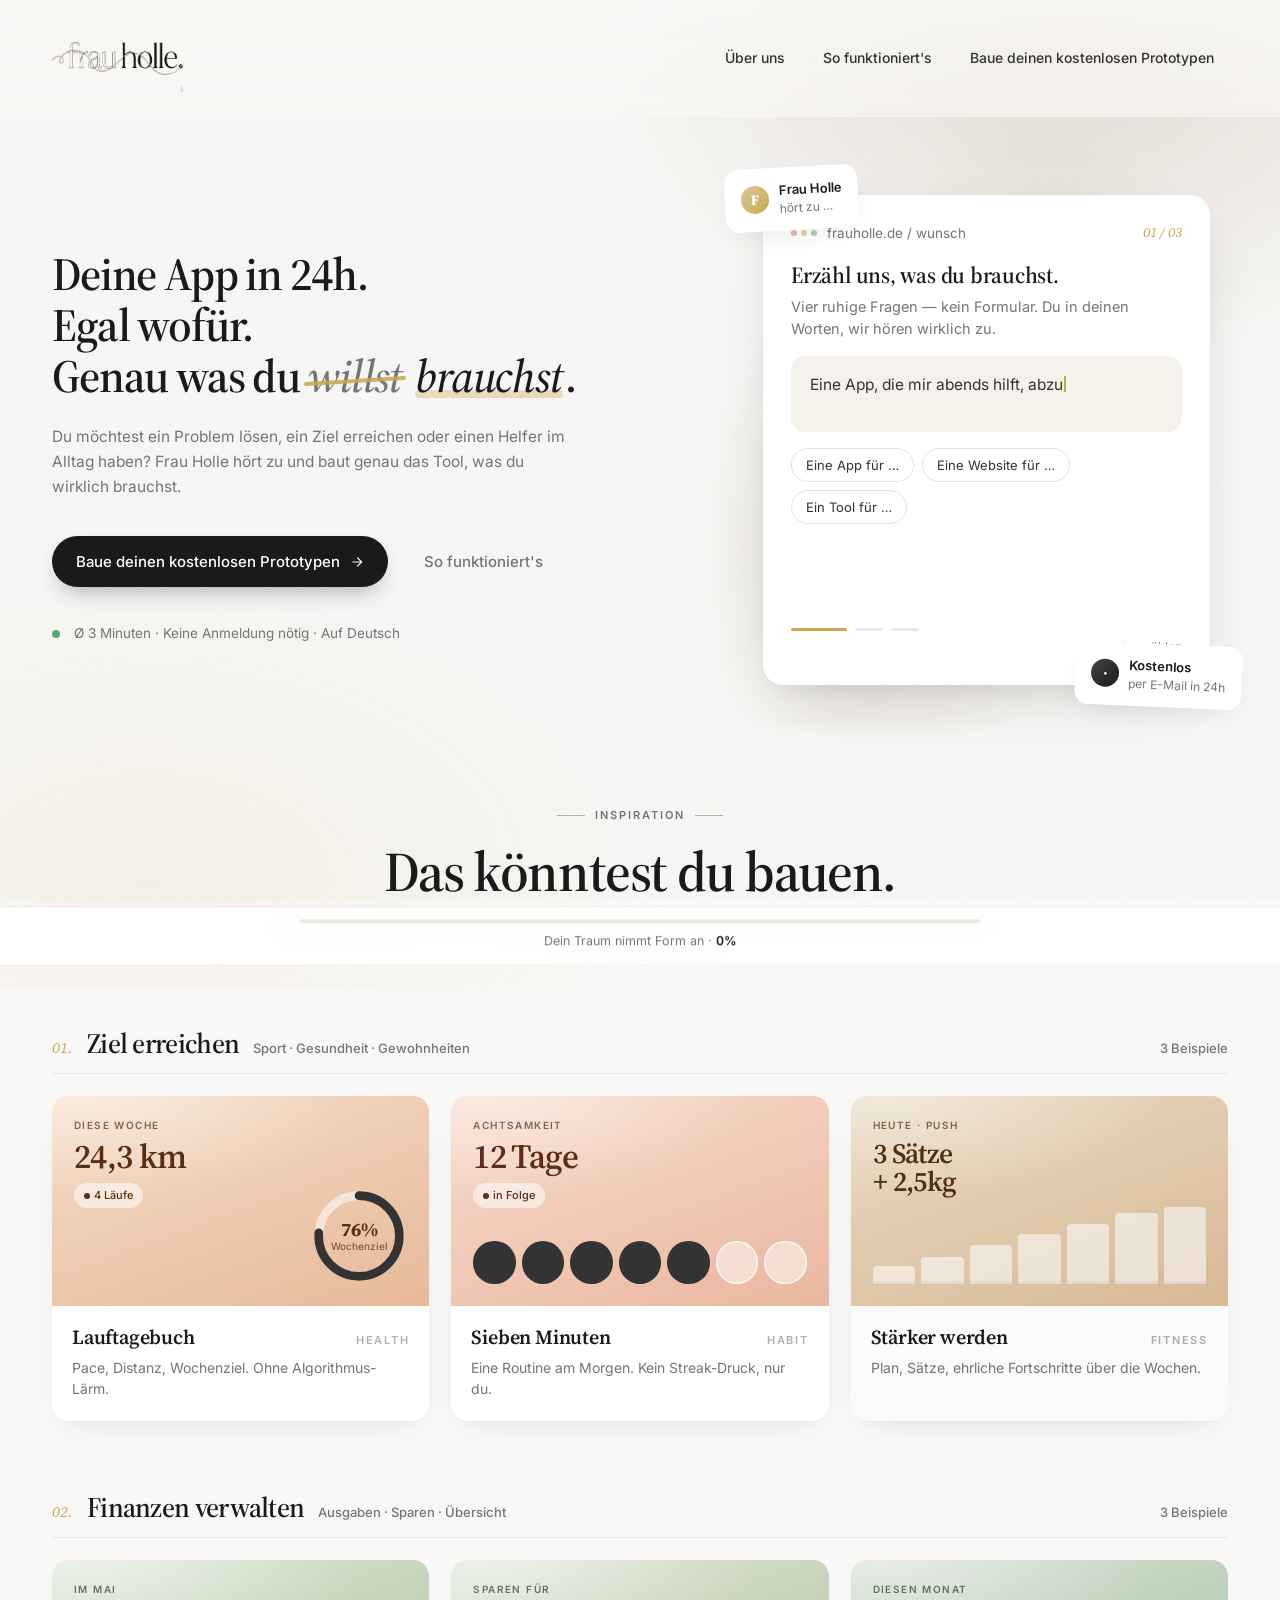
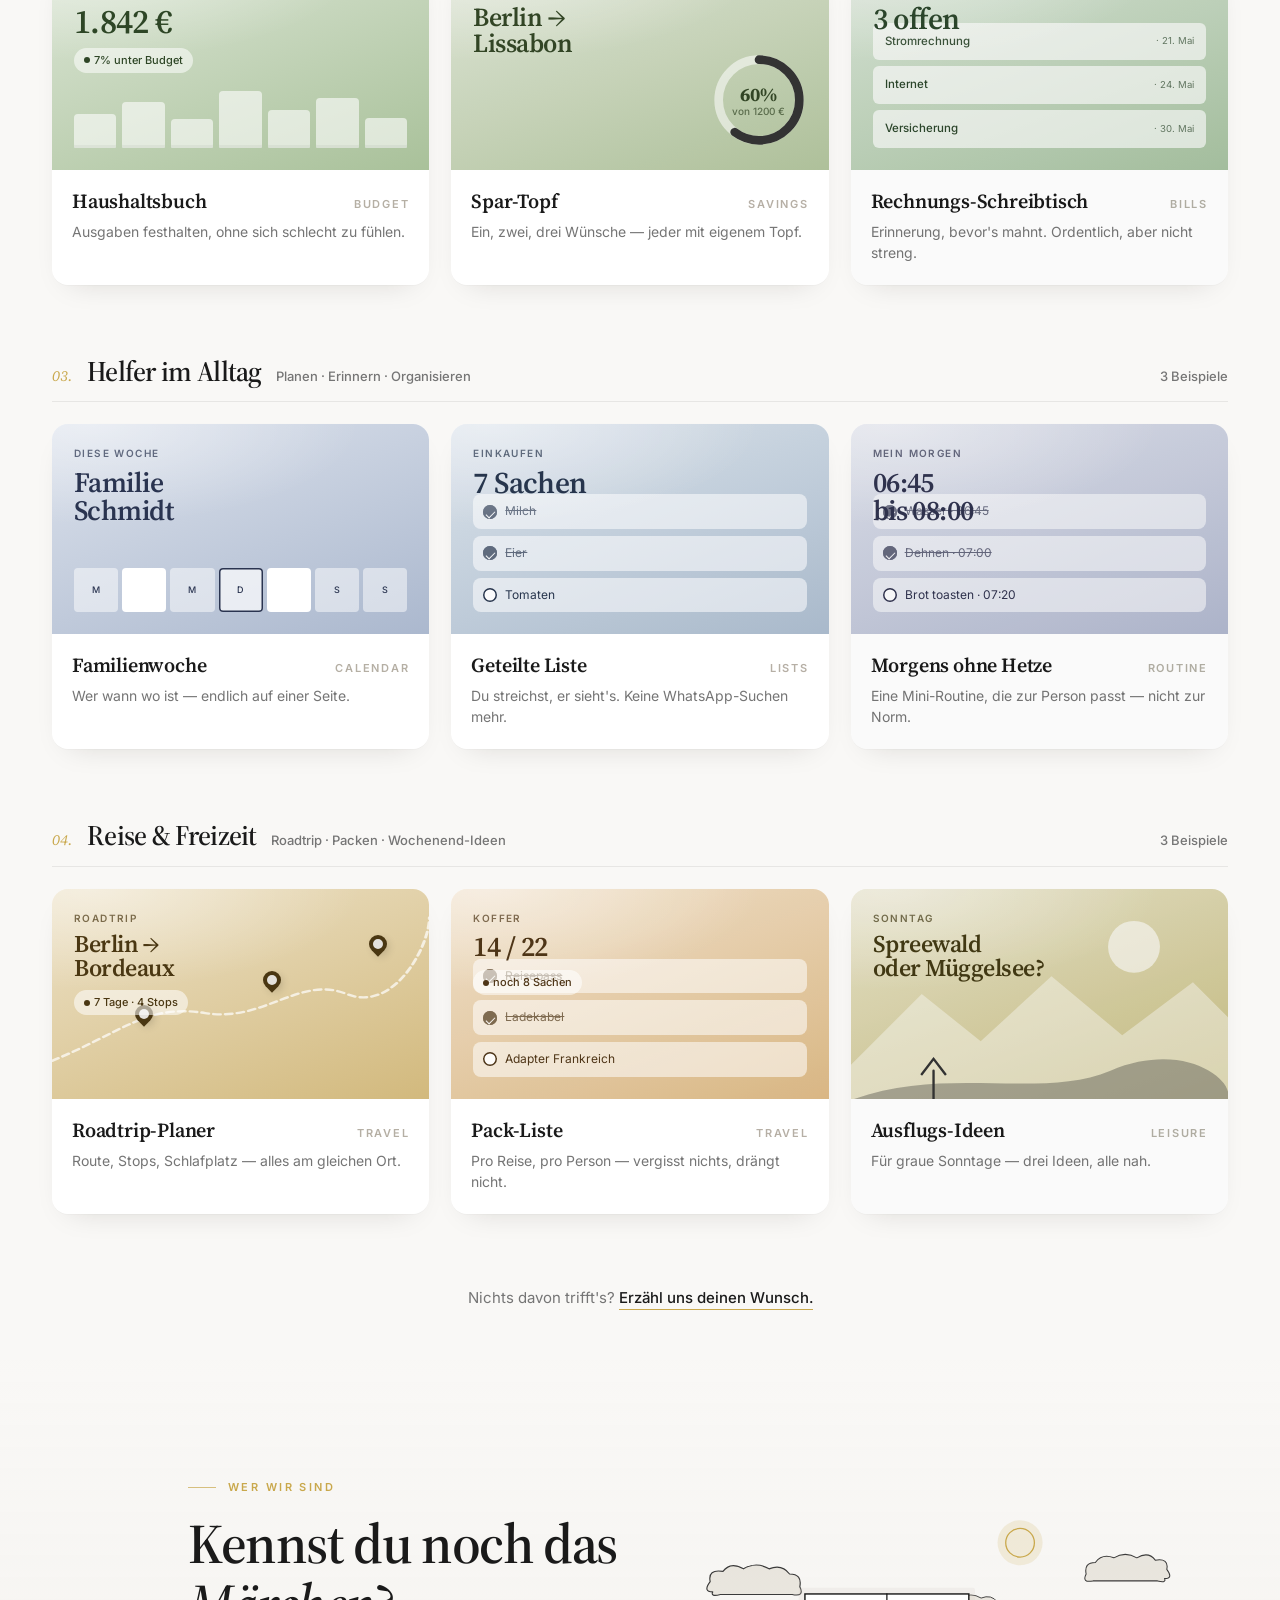
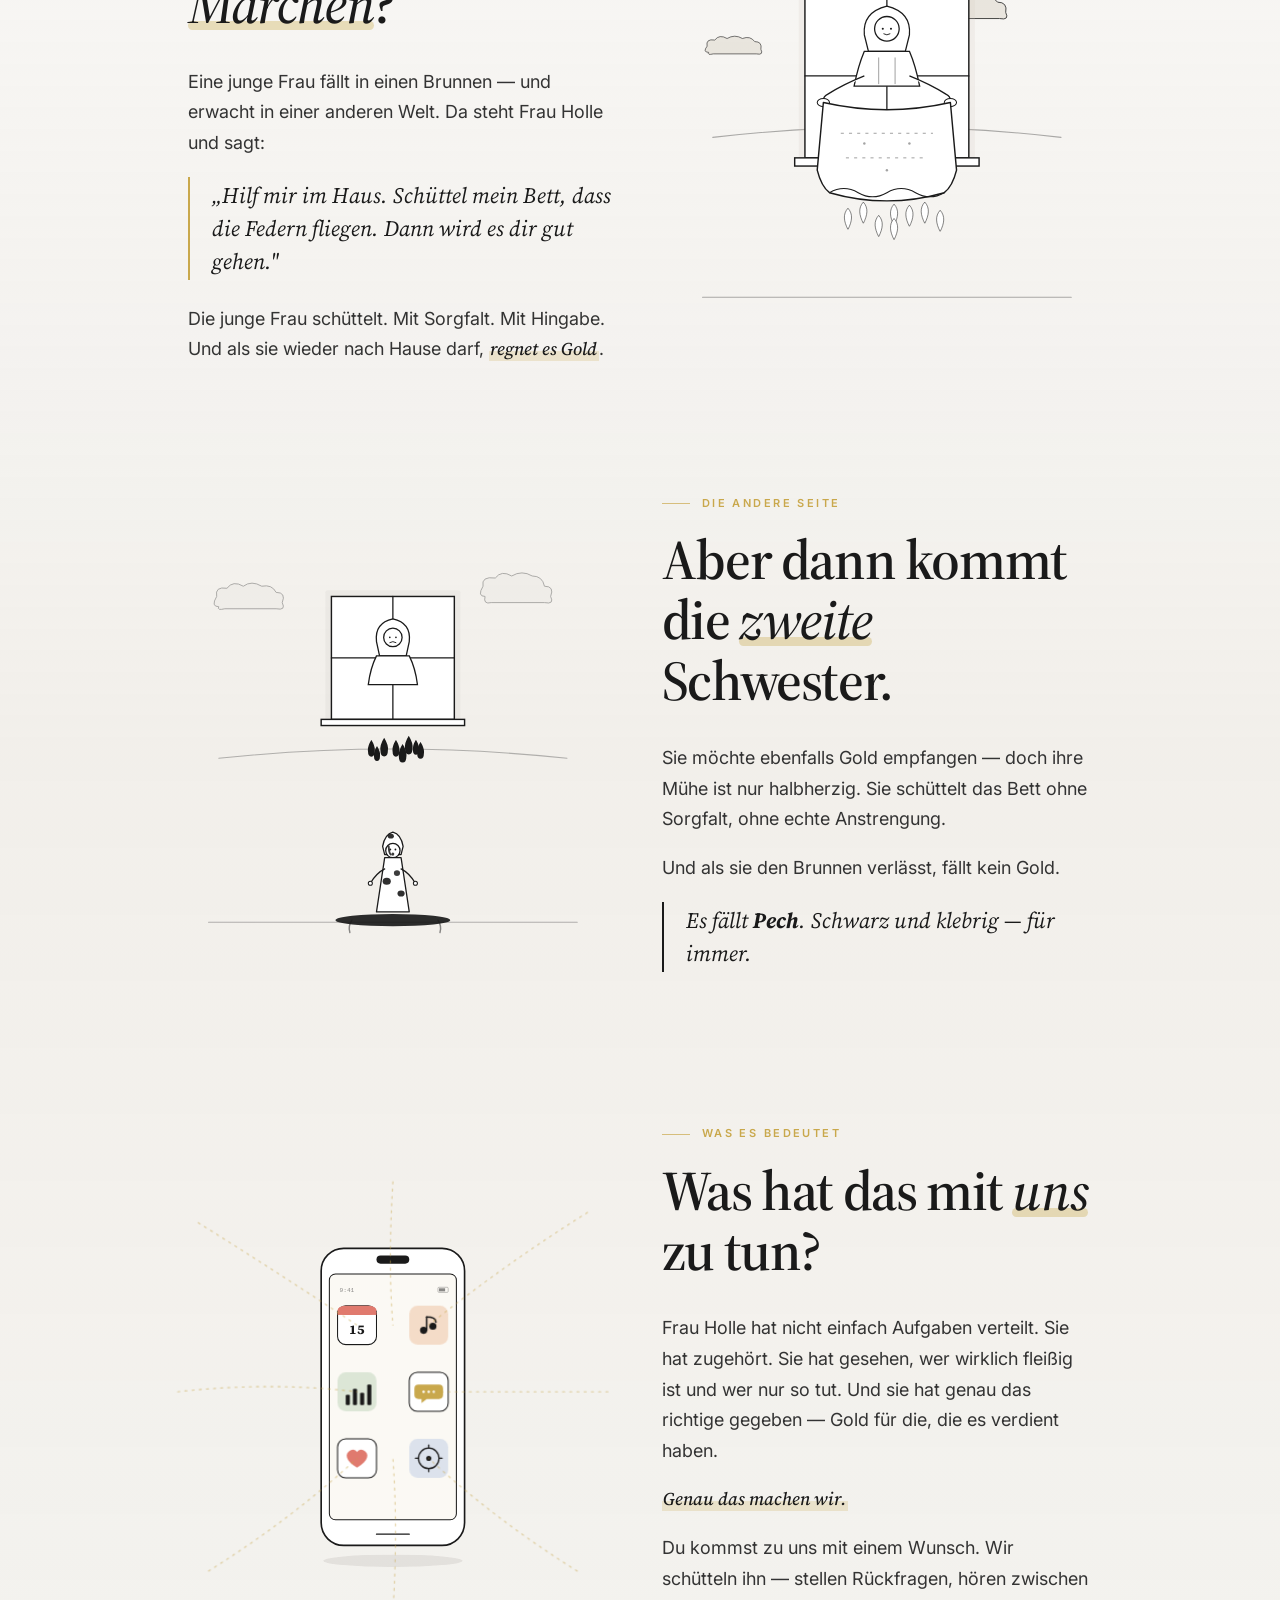
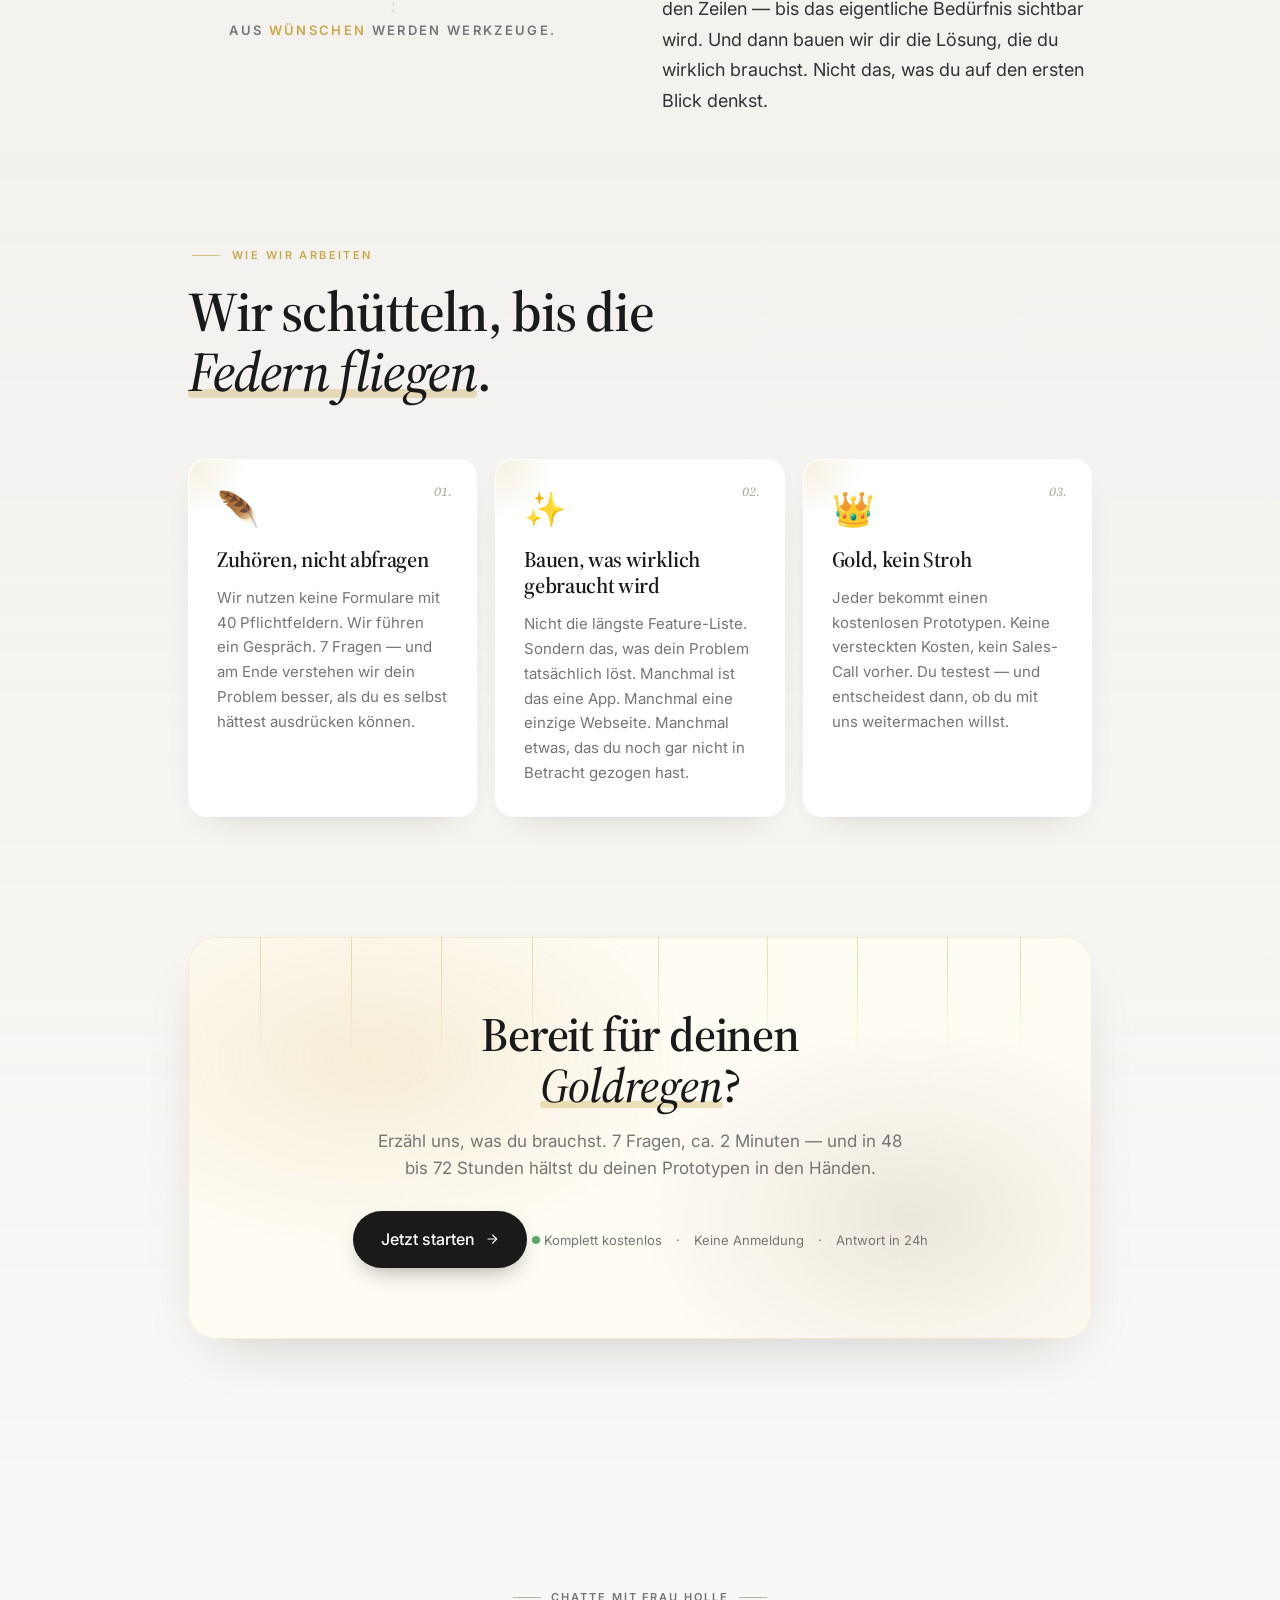
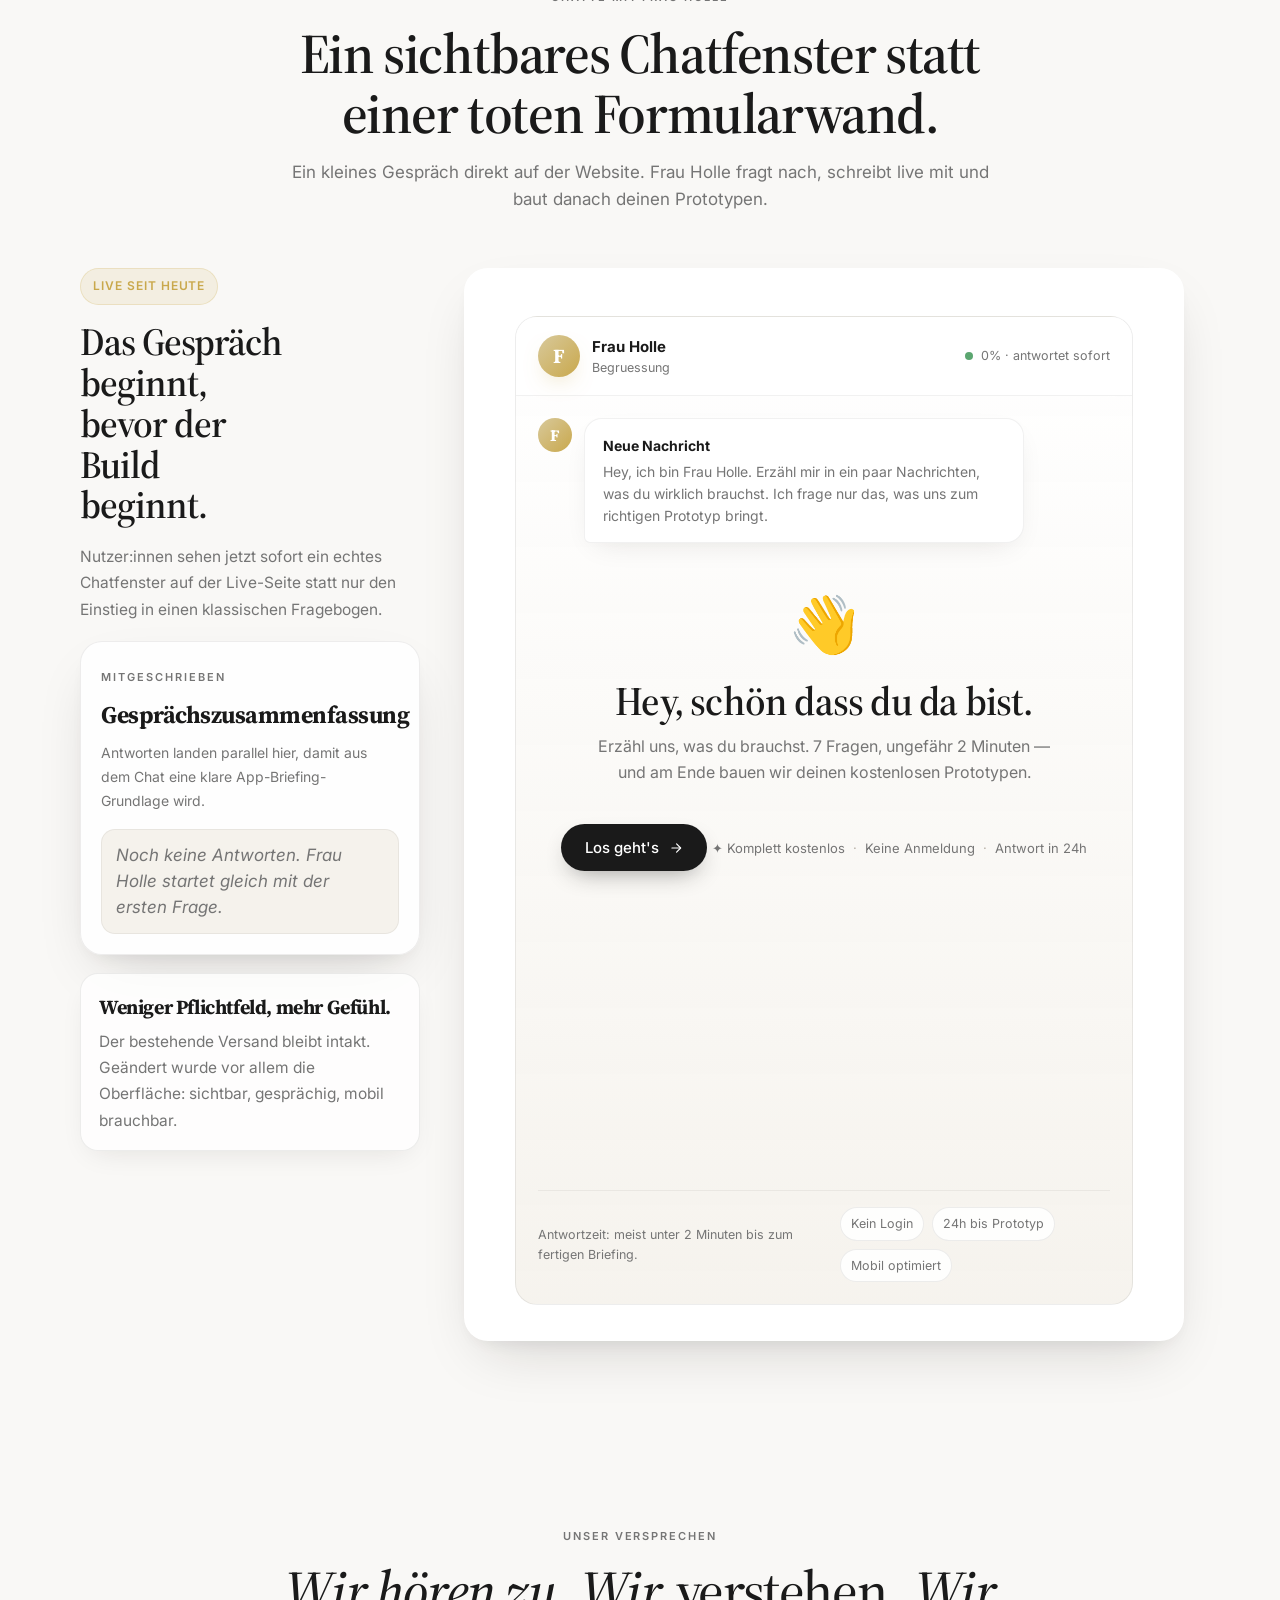
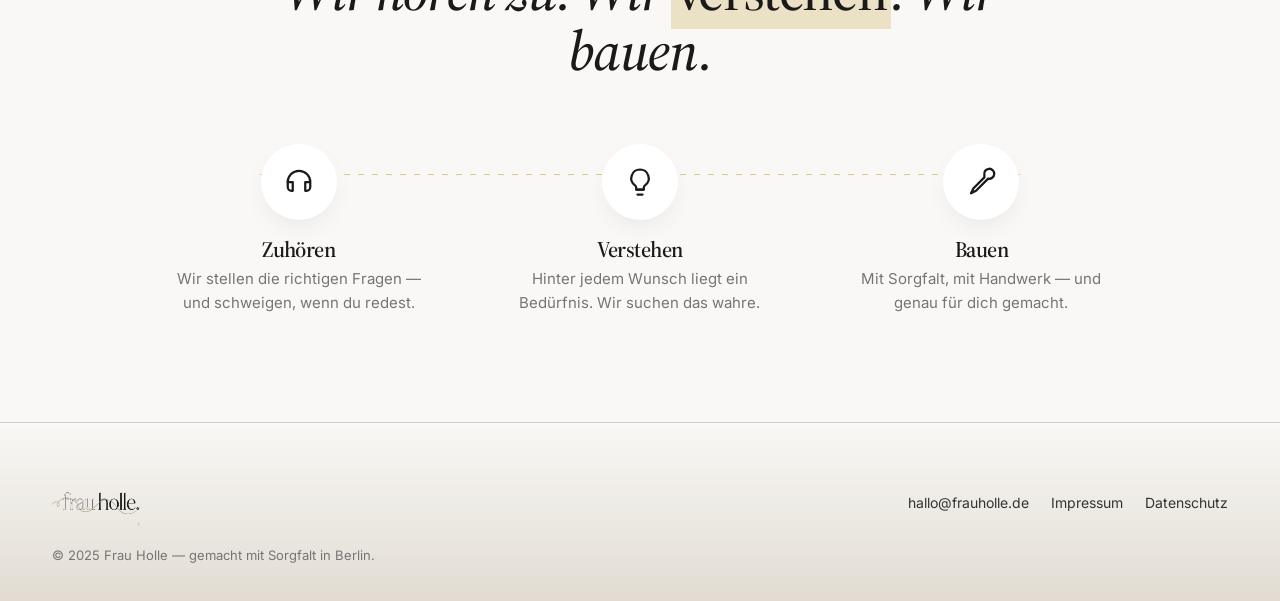
<file: index.html>
<!doctype html>
<html lang="de">
<head>
<meta charset="utf-8" />
<meta name="viewport" content="width=device-width, initial-scale=1" />
<title>frau holle. — Was brauchst du wirklich?</title>
<link rel="preconnect" href="https://fonts.googleapis.com" />
<link rel="preconnect" href="https://fonts.gstatic.com" crossorigin />
<link href="https://fonts.googleapis.com/css2?family=Source+Serif+4:ital,opsz,wght@0,8..60,300..900;1,8..60,300..900&family=Inter:wght@300;400;500;600;700&display=swap" rel="stylesheet" />
<style>
  /* ---------- Tokens ---------- */
  :root {
    --bg:           #F9F8F6;
    --bg-accent:    #D2C9BA;
    --ink:          #1A1A1A;
    --ink-soft:     #333333;
    --gray:         #757575;
    --gray-soft:    #B5AFA4;
    --hairline:     rgba(26, 26, 26, 0.08);
    --card:         #FFFFFF;
    --field:        #F5F2EC;
    --field-strong: #EEE9DF;
    --thread:       #C9A84C;
    --thread-deep:  #A8862C;
    --serif:        "Source Serif 4", "Source Serif Pro", "Hoefler Text", Georgia, serif;
    --sans:         "Inter", -apple-system, BlinkMacSystemFont, "Segoe UI", system-ui, sans-serif;
    --shadow-card:  0 24px 60px -20px rgba(30, 24, 14, 0.18), 0 8px 22px -10px rgba(30, 24, 14, 0.10);
    --shadow-soft:  0 10px 30px -12px rgba(30, 24, 14, 0.12);
    --r-card:       16px;
    --r-field:      14px;
    --r-pill:       9999px;
  }

  /* ---------- Base ---------- */
  * { box-sizing: border-box; }
  html, body { margin: 0; padding: 0; }
  html { scroll-behavior: smooth; }
  body {
    background: var(--bg);
    color: var(--ink-soft);
    font-family: var(--sans);
    font-size: 17px;
    line-height: 1.55;
    -webkit-font-smoothing: antialiased;
    -moz-osx-font-smoothing: grayscale;
    overflow-x: hidden;
  }

  /* Soft radial wash from taupe to off-white, anchored top-right */
  body::before {
    content: "";
    position: fixed;
    inset: -10vh -10vw;
    background:
      radial-gradient(60vw 55vh at 78% 14%, rgba(210, 201, 186, 0.55), rgba(249, 248, 246, 0) 60%),
      radial-gradient(70vw 60vh at 18% 90%, rgba(201, 168, 76, 0.08), rgba(249, 248, 246, 0) 55%);
    pointer-events: none;
    z-index: 0;
  }

  /* Subtle paper grain */
  body::after {
    content: "";
    position: fixed;
    inset: 0;
    pointer-events: none;
    z-index: 0;
    opacity: 0.5;
    mix-blend-mode: multiply;
    background-image: url("data:image/svg+xml;utf8,<svg xmlns='http://www.w3.org/2000/svg' width='160' height='160'><filter id='n'><feTurbulence type='fractalNoise' baseFrequency='0.9' numOctaves='2' stitchTiles='stitch'/><feColorMatrix values='0 0 0 0 0.08  0 0 0 0 0.06  0 0 0 0 0.04  0 0 0 0.045 0'/></filter><rect width='100%' height='100%' filter='url(%23n)'/></svg>");
  }

  main, nav, footer { position: relative; z-index: 1; }

  .wrap {
    max-width: 1240px;
    margin: 0 auto;
    padding: 0 32px;
  }

  /* ---------- Type ---------- */
  h1, h2, h3 {
    font-family: var(--serif);
    color: var(--ink);
    font-weight: 600;
    letter-spacing: -0.025em;
    line-height: 1.06;
    margin: 0;
    font-variation-settings: "opsz" 60;
  }
  h1 { font-size: clamp(44px, 6.5vw, 88px); font-weight: 600; }
  h2 { font-size: clamp(34px, 4.5vw, 56px); }
  h3 { font-size: clamp(22px, 2vw, 28px); }
  p { margin: 0; color: var(--ink-soft); }

  .eyebrow {
    font-family: var(--sans);
    text-transform: uppercase;
    letter-spacing: 0.18em;
    font-size: 11px;
    color: var(--gray);
    font-weight: 600;
  }

  /* ---------- Nav ---------- */
  nav.top {
    position: sticky;
    top: 0;
    z-index: 50;
    padding: 22px 0;
    backdrop-filter: saturate(140%) blur(10px);
    -webkit-backdrop-filter: saturate(140%) blur(10px);
    background: linear-gradient(to bottom, rgba(249,248,246,0.85), rgba(249,248,246,0.6));
    border-bottom: 1px solid transparent;
    transition: border-color 240ms ease, background 240ms ease, padding 240ms ease;
  }
  nav.top.scrolled {
    padding: 14px 0;
    border-bottom-color: var(--hairline);
  }
  nav.top .row {
    display: flex;
    align-items: center;
    justify-content: space-between;
    gap: 16px;
  }
  nav.top .links {
    display: flex;
    align-items: center;
    gap: 10px;
  }
  nav.top a.howto {
    color: var(--ink-soft);
    text-decoration: none;
    font-weight: 500;
    font-size: 14px;
    padding: 10px 14px;
    border-radius: var(--r-pill);
    transition: background 180ms ease, color 180ms ease;
  }
  nav.top a.howto:hover { background: rgba(26,26,26,0.05); color: var(--ink); }

  /* ---------- Logo ---------- */
  .logo {
    display: inline-flex;
    align-items: center;
    gap: 0;
    text-decoration: none;
  }
  .logo img.mark {
    display: block;
    height: 72px;
    width: auto;
    transition: height 220ms ease;
    user-select: none;
    -webkit-user-drag: none;
  }
  nav.top.scrolled .logo img.mark { height: 56px; }
  footer .logo img.mark { height: 48px; }

  /* ---------- Buttons ---------- */
  .btn {
    display: inline-flex;
    align-items: center;
    gap: 10px;
    font-family: var(--sans);
    font-weight: 500;
    font-size: 15px;
    padding: 14px 24px;
    border-radius: var(--r-pill);
    border: none;
    cursor: pointer;
    text-decoration: none;
    transition: transform 220ms cubic-bezier(.2,.7,.2,1), box-shadow 220ms ease, background 220ms ease, color 220ms ease;
    will-change: transform;
  }
  .btn-primary {
    background: var(--ink);
    color: #fff;
    box-shadow: 0 10px 24px -10px rgba(26,26,26,0.45);
  }
  .btn-primary:hover {
    transform: translateY(-1px) scale(1.02);
    box-shadow: 0 18px 34px -12px rgba(26,26,26,0.55);
  }
  .btn-primary:active { transform: translateY(0) scale(1); }

  .btn-ghost {
    background: transparent;
    color: var(--gray);
    padding: 14px 18px;
  }
  .btn-ghost:hover { color: var(--ink-soft); }

  .arrow {
    display: inline-block;
    width: 18px; height: 12px;
    background:
      linear-gradient(currentColor, currentColor) center/100% 1.5px no-repeat,
      linear-gradient(45deg, transparent 50%, currentColor 50%) right center / 7px 7px no-repeat;
    background-position: left center, right center;
    mask-image: none;
  }
  .btn-primary .arrow {
    /* simpler chevron via SVG below */
    display: none;
  }

  /* ---------- Hero ---------- */
  .hero {
    padding: 60px 0 40px;
  }
  .hero-grid {
    display: grid;
    grid-template-columns: 1.15fr 0.85fr;
    gap: 40px;
    align-items: center;
  }
  .hero-text .eyebrow { margin-bottom: 22px; display: inline-flex; align-items: center; gap: 10px; }
  .hero-text .eyebrow .dot { width: 6px; height: 6px; border-radius: 50%; background: var(--thread); display: inline-block; }
  .hero h1 {
    margin-bottom: 24px;
    font-size: clamp(32px, 3.6vw, 50px);
    line-height: 1.1;
  }
  .hero h1 .accent {
    font-style: italic;
    font-weight: 500;
    color: var(--ink);
    position: relative;
    display: inline-block;
    padding: 0 0.05em;
  }
  .hero h1 .accent::after {
    content: "";
    position: absolute;
    left: 0.05em; right: 0.05em;
    bottom: 0.08em;
    height: 0.18em;
    background: var(--thread);
    opacity: 0.35;
    border-radius: 999px;
    z-index: -1;
  }
  /* Editorial strike-through: "willst" crossed out in favour of "brauchst" */
  .hero h1 .strike {
    position: relative;
    color: var(--gray);
    font-style: italic;
    font-weight: 500;
    margin-right: 0.06em;
  }
  .hero h1 .strike::after {
    content: "";
    position: absolute;
    left: -4%; right: -4%;
    top: 56%;
    height: 0.09em;
    background: var(--thread);
    transform: rotate(-3.5deg);
    border-radius: 999px;
    opacity: 0.85;
  }
  .hero h1 .line {
    display: block;
    white-space: nowrap;
  }
  .hero .sub {
    font-size: 15.5px;
    color: var(--gray);
    max-width: 520px;
    line-height: 1.6;
    margin-bottom: 36px;
  }
  .hero .cta-row {
    display: flex;
    align-items: center;
    gap: 18px;
    flex-wrap: wrap;
  }
  .hero .meta {
    margin-top: 36px;
    display: flex;
    align-items: center;
    gap: 14px;
    color: var(--gray);
    font-size: 13.5px;
  }
  .hero .meta .pulse {
    width: 8px; height: 8px; border-radius: 50%; background: #5BA670;
    box-shadow: 0 0 0 0 rgba(91,166,112,0.55);
    animation: pulse 2.4s ease-out infinite;
  }
  @keyframes pulse {
    0% { box-shadow: 0 0 0 0 rgba(91,166,112,0.55); }
    70% { box-shadow: 0 0 0 10px rgba(91,166,112,0); }
    100% { box-shadow: 0 0 0 0 rgba(91,166,112,0); }
  }

  /* ---------- Hero preview card ---------- */
  .preview-stack {
    position: relative;
    padding: 18px 18px 32px;
    transform: translateX(20px);
  }
  .preview-stack::before {
    /* warm hand-drawn-ish background blob behind card */
    content: "";
    position: absolute;
    inset: -10% -6% -2% -6%;
    background:
      radial-gradient(45% 60% at 60% 40%, rgba(201, 168, 76, 0.16), rgba(201,168,76,0) 70%),
      radial-gradient(50% 60% at 30% 70%, rgba(210, 201, 186, 0.5), rgba(210,201,186,0) 70%);
    filter: blur(6px);
    z-index: 0;
  }
  .card {
    position: relative;
    background: var(--card);
    border-radius: 20px;
    box-shadow: var(--shadow-card);
    padding: 28px;
  }
  .preview-card { z-index: 2; }
  .preview-card .ph-row {
    display: flex;
    align-items: center;
    gap: 10px;
    color: var(--gray);
    font-size: 13.5px;
    margin-bottom: 18px;
  }
  .preview-card .ph-row .dots { display: inline-flex; gap: 4px; }
  .preview-card .ph-row .dots span { width: 6px; height: 6px; border-radius: 50%; background: var(--gray-soft); }
  .preview-card .ph-row .dots span:first-child { background: #E6B0AB; }
  .preview-card .ph-row .dots span:nth-child(2) { background: #E6CFA1; }
  .preview-card .ph-row .dots span:nth-child(3) { background: #B7CFB1; }
  .preview-card .ph-row .url {
    font-variant-numeric: tabular-nums;
    transition: opacity 300ms ease;
  }
  .preview-card .ph-row .step-counter {
    margin-left: auto;
    font-family: var(--serif);
    font-style: italic;
    color: var(--thread-deep);
    font-size: 13.5px;
  }

  /* ---------- Slides stage ---------- */
  .slides-stage {
    position: relative;
    /* min-height set to fit tallest slide */
    min-height: 320px;
  }
  .slide {
    position: absolute;
    inset: 0;
    opacity: 0;
    transform: translateY(10px);
    transition: opacity 500ms ease, transform 500ms cubic-bezier(.2,.7,.2,1);
    pointer-events: none;
  }
  .slide.active {
    opacity: 1;
    transform: translateY(0);
    pointer-events: auto;
  }
  .slide-title {
    font-family: var(--serif);
    font-size: 23px;
    font-weight: 600;
    color: var(--ink);
    letter-spacing: -0.01em;
    line-height: 1.2;
    margin: 0 0 6px;
  }
  .slide-desc {
    font-size: 14.5px;
    color: var(--gray);
    line-height: 1.55;
    margin: 0 0 16px;
  }
  .slide-visual { margin-bottom: 16px; }

  /* Slide 2 — Inbox card */
  .inbox {
    background: var(--field);
    border-radius: var(--r-field);
    padding: 16px 18px;
    display: flex;
    flex-direction: column;
    gap: 10px;
  }
  .inbox .row1 {
    display: flex; align-items: center; gap: 10px;
    font-size: 12.5px; color: var(--gray);
  }
  .inbox .row1 .av {
    width: 22px; height: 22px; border-radius: 50%;
    background: linear-gradient(135deg, #D8C99B, #C9A84C);
    color: #fff; font-family: var(--serif); font-weight: 700;
    display: flex; align-items: center; justify-content: center;
    font-size: 11px;
  }
  .inbox .row1 strong { color: var(--ink-soft); font-weight: 600; }
  .inbox .row1 .ago { margin-left: auto; }
  .inbox .subj {
    font-family: var(--serif);
    font-size: 15.5px;
    color: var(--ink);
    font-weight: 600;
    letter-spacing: -0.005em;
  }
  .inbox .link {
    display: inline-flex;
    align-items: center;
    gap: 8px;
    background: #fff;
    border: 1px solid var(--hairline);
    border-radius: 8px;
    padding: 8px 12px;
    font-size: 12.5px;
    color: var(--ink-soft);
    font-family: var(--sans);
    align-self: flex-start;
    cursor: pointer;
    transition: border-color 200ms ease, transform 200ms ease;
  }
  .inbox .link:hover { border-color: var(--thread); transform: translateY(-1px); }
  .inbox .link svg { color: var(--thread-deep); }

  /* Slide 3 — Decision */
  .choice-row {
    display: grid;
    grid-template-columns: 1.2fr 0.8fr;
    gap: 10px;
  }
  .choice {
    background: var(--field);
    border-radius: var(--r-field);
    padding: 14px 16px;
    cursor: pointer;
    border: 1.5px solid transparent;
    transition: all 200ms ease;
    display: flex;
    flex-direction: column;
    gap: 4px;
    text-align: left;
    font-family: var(--sans);
  }
  .choice:hover { border-color: var(--thread); transform: translateY(-1px); background: #FFFCF4; }
  .choice .ti {
    font-family: var(--serif);
    font-size: 15.5px;
    font-weight: 600;
    color: var(--ink);
    letter-spacing: -0.005em;
  }
  .choice .sub { font-size: 12px; color: var(--gray); }
  .choice.primary {
    background: var(--ink);
    border-color: var(--ink);
  }
  .choice.primary .ti { color: #fff; }
  .choice.primary .sub { color: rgba(255,255,255,0.65); }
  .choice.primary:hover { transform: translateY(-1px); background: #000; }

  /* ---------- Slide dots ---------- */
  .slide-dots {
    display: flex; align-items: center; gap: 8px;
    margin-top: 20px;
  }
  .slide-dots .seg {
    width: 28px; height: 3px;
    background: var(--field-strong);
    border: none;
    border-radius: 2px;
    padding: 0;
    cursor: pointer;
    transition: background 240ms ease, width 240ms ease;
    overflow: hidden;
    position: relative;
  }
  .slide-dots .seg.active {
    width: 56px;
    background: var(--field-strong);
  }
  .slide-dots .seg.active::after {
    content: "";
    position: absolute;
    left: 0; top: 0; bottom: 0;
    background: var(--thread);
    width: 100%;
    transform-origin: left center;
    animation: dotsFill var(--slide-ms, 5000ms) linear forwards;
  }
  @keyframes dotsFill { from { transform: scaleX(0); } to { transform: scaleX(1); } }
  .slide-dots .seg.done { background: var(--thread); }
  .slide-dots .meta {
    margin-left: auto;
    color: var(--gray);
    font-size: 12px;
    display: inline-flex; gap: 10px; align-items: center;
  }
  .slide-dots .meta button {
    background: none; border: none; cursor: pointer;
    color: var(--gray);
    padding: 4px 6px; border-radius: 6px;
    transition: color 180ms ease, background 180ms ease;
  }
  .slide-dots .meta button:hover { color: var(--ink); background: var(--field); }

  .preview-prompt {
    font-family: var(--serif);
    font-size: 22px;
    color: var(--ink);
    font-weight: 600;
    letter-spacing: -0.01em;
    margin-bottom: 14px;
  }
  .field {
    background: var(--field);
    border-radius: var(--r-field);
    padding: 16px 18px;
    color: var(--ink-soft);
    font-size: 15.5px;
    line-height: 1.5;
    min-height: 96px;
    border: 1.5px solid transparent;
    transition: border-color 220ms ease, background 220ms ease, box-shadow 220ms ease;
    position: relative;
  }
  .field .typing {
    color: var(--ink-soft);
  }
  .field .caret {
    display: inline-block;
    width: 1.5px;
    height: 1.05em;
    vertical-align: -2px;
    background: var(--thread);
    margin-left: 1px;
    animation: blink 1s steps(2) infinite;
  }
  @keyframes blink { 50% { opacity: 0; } }

  .chips {
    display: flex;
    flex-wrap: wrap;
    gap: 8px;
    margin-top: 16px;
  }
  .chip {
    font-size: 13px;
    color: var(--ink-soft);
    background: transparent;
    border: 1px solid rgba(26,26,26,0.12);
    padding: 8px 14px;
    border-radius: var(--r-pill);
    cursor: pointer;
    transition: all 180ms ease;
    font-family: var(--sans);
  }
  .chip:hover {
    border-color: var(--thread);
    color: var(--ink);
    background: rgba(201,168,76,0.08);
  }

  .preview-foot {
    display: flex;
    align-items: center;
    justify-content: space-between;
    margin-top: 20px;
    color: var(--gray);
    font-size: 13px;
  }
  .preview-foot .badge {
    display: inline-flex; align-items: center; gap: 6px;
    background: var(--field-strong);
    padding: 6px 10px;
    border-radius: var(--r-pill);
    font-weight: 500;
    color: var(--ink-soft);
  }
  .preview-foot .badge svg { width: 12px; height: 12px; }

  /* Floating mini card behind preview */
  .float-card {
    position: absolute;
    background: #fff;
    border-radius: 14px;
    padding: 12px 16px;
    box-shadow: var(--shadow-soft);
    display: flex;
    align-items: center;
    gap: 10px;
    font-size: 13px;
    color: var(--ink-soft);
    z-index: 3;
  }
  .float-card .avatar {
    width: 28px; height: 28px; border-radius: 50%;
    background: linear-gradient(135deg, #D8C99B, #C9A84C);
    color: #fff;
    display: flex; align-items: center; justify-content: center;
    font-family: var(--serif);
    font-weight: 700;
    font-size: 14px;
  }
  .float-card.fc-1 { top: -10px; left: -20px; transform: rotate(-3deg); }
  .float-card.fc-2 { bottom: 10px; right: -14px; transform: rotate(2.5deg); }

  /* ---------- Gallery: "Das könntest du bauen" ---------- */
  .gallery { padding: 40px 0 40px; }
  .gallery .head { text-align: center; max-width: 720px; margin: 0 auto 64px; }
  .gallery .head .eyebrow { margin-bottom: 18px; display: inline-flex; align-items: center; gap: 10px; }
  .gallery .head .eyebrow::before, .gallery .head .eyebrow::after {
    content: ""; width: 28px; height: 1px; background: var(--gray-soft);
  }
  .gallery .head h2 { margin-bottom: 14px; }
  .gallery .head p { color: var(--gray); font-size: 16px; }

  .cat { margin-bottom: 72px; }
  .cat-head {
    display: flex;
    align-items: baseline;
    justify-content: space-between;
    gap: 24px;
    margin-bottom: 22px;
    padding-bottom: 14px;
    border-bottom: 1px solid var(--hairline);
  }
  .cat-head .left { display: inline-flex; align-items: baseline; gap: 14px; flex-wrap: wrap; }
  .cat-head h3 { font-size: clamp(22px, 2.2vw, 30px); font-weight: 600; }
  .cat-head .tag {
    font-family: var(--sans);
    color: var(--gray);
    font-size: 13px;
    font-weight: 500;
  }
  .cat-head .num {
    font-family: var(--serif);
    font-style: italic;
    color: var(--thread-deep);
    font-size: 15px;
  }

  .cat-grid {
    display: grid;
    grid-template-columns: repeat(3, 1fr);
    gap: 22px;
  }

  .app-card {
    background: var(--card);
    border-radius: var(--r-card);
    box-shadow: 0 1px 0 rgba(0,0,0,0.02), 0 12px 30px -18px rgba(30,24,14,0.18);
    overflow: hidden;
    transition: transform 240ms cubic-bezier(.2,.7,.2,1), box-shadow 240ms ease;
    cursor: pointer;
  }
  .app-card:hover {
    transform: translateY(-3px);
    box-shadow: 0 1px 0 rgba(0,0,0,0.02), 0 24px 44px -20px rgba(30,24,14,0.22);
  }
  .app-card .preview {
    height: 210px;
    position: relative;
    overflow: hidden;
    background: linear-gradient(160deg, var(--prev-a), var(--prev-b));
  }
  .app-card .preview::after {
    /* subtle paper-light overlay for depth */
    content: "";
    position: absolute; inset: 0;
    background: radial-gradient(120% 80% at 10% 0%, rgba(255,255,255,0.45), rgba(255,255,255,0) 60%);
    pointer-events: none;
  }
  .app-card .meta {
    padding: 16px 20px 22px;
  }
  .app-card .meta .row {
    display: flex;
    align-items: baseline;
    justify-content: space-between;
    gap: 10px;
  }
  .app-card .meta h4 {
    font-family: var(--serif);
    font-size: 20px;
    font-weight: 600;
    margin: 0 0 4px;
    color: var(--ink);
    letter-spacing: -0.01em;
  }
  .app-card .meta .kind {
    font-size: 11px;
    text-transform: uppercase;
    letter-spacing: 0.16em;
    color: var(--gray-soft);
    font-weight: 600;
  }
  .app-card .meta p {
    color: var(--gray);
    font-size: 14px;
    line-height: 1.5;
    margin: 0;
  }

  /* ---------- Per-category palettes ---------- */
  .cat[data-cat="goal"]    { --prev-a: #F4DCC8; --prev-b: #E7B998; --ink-on: #5B2E14; }
  .cat[data-cat="finance"] { --prev-a: #DCE6D6; --prev-b: #A9C19A; --ink-on: #2E4626; }
  .cat[data-cat="plan"]    { --prev-a: #DCE2EC; --prev-b: #ABB8CE; --ink-on: #2A3450; }
  .cat[data-cat="travel"]  { --prev-a: #EDE2C8; --prev-b: #D2B97D; --ink-on: #4A3712; }
  .app-card { --prev-a: #EFEAE0; --prev-b: #D6CCB8; --ink-on: #3a2d10; }
  /* card inherits its category vars via CSS cascade */
  .cat[data-cat="goal"]    .app-card { --prev-a: #F4DCC8; --prev-b: #E7B998; --ink-on: #5B2E14; }
  .cat[data-cat="finance"] .app-card { --prev-a: #DCE6D6; --prev-b: #A9C19A; --ink-on: #2E4626; }
  .cat[data-cat="plan"]    .app-card { --prev-a: #DCE2EC; --prev-b: #ABB8CE; --ink-on: #2A3450; }
  .cat[data-cat="travel"]  .app-card { --prev-a: #EDE2C8; --prev-b: #D2B97D; --ink-on: #4A3712; }

  /* alternate card palettes within a category for visual rhythm */
  .app-card.alt-1 { filter: hue-rotate(-8deg) saturate(0.95); }
  .app-card.alt-2 { filter: hue-rotate(10deg) saturate(0.9) brightness(0.98); }

  /* ---------- Preview mock-UI building blocks ---------- */
  .mock {
    position: absolute;
    inset: 22px;
    z-index: 1;
    color: var(--ink-on);
    font-family: var(--sans);
  }
  .mock .label-s {
    font-size: 10px;
    text-transform: uppercase;
    letter-spacing: 0.14em;
    opacity: 0.7;
    font-weight: 600;
    margin-bottom: 6px;
  }
  .mock .big {
    font-family: var(--serif);
    font-size: 34px;
    font-weight: 600;
    letter-spacing: -0.02em;
    line-height: 1;
  }
  .mock .pill {
    background: rgba(255,255,255,0.55);
    border-radius: 999px;
    padding: 4px 10px;
    font-size: 11px;
    font-weight: 500;
    display: inline-flex; align-items: center; gap: 4px;
    color: var(--ink-on);
  }
  .mock .dot { width: 6px; height: 6px; border-radius: 50%; background: currentColor; }

  /* Ring chart */
  .ring {
    position: absolute;
    right: 22px; bottom: 22px;
    width: 96px; height: 96px;
  }
  .ring svg { width: 100%; height: 100%; transform: rotate(-90deg); }
  .ring .center {
    position: absolute; inset: 0;
    display: flex; align-items: center; justify-content: center;
    flex-direction: column;
    font-family: var(--serif);
    font-weight: 700;
    color: var(--ink-on);
    font-size: 19px;
    line-height: 1;
  }
  .ring .center small { font-family: var(--sans); font-size: 10px; opacity: 0.7; margin-top: 2px; font-weight: 500; }

  /* Bar chart */
  .bars {
    position: absolute;
    left: 22px; right: 22px; bottom: 22px;
    display: flex; align-items: flex-end; gap: 6px;
    height: 80px;
  }
  .bars span {
    flex: 1;
    background: rgba(255,255,255,0.6);
    border-radius: 4px 4px 1px 1px;
    box-shadow: inset 0 -3px 0 rgba(0,0,0,0.04);
  }

  /* Checklist rows */
  .rows {
    position: absolute;
    left: 22px; right: 22px; bottom: 22px;
    display: flex; flex-direction: column; gap: 7px;
  }
  .rows .ri {
    display: flex; align-items: center; gap: 8px;
    background: rgba(255,255,255,0.55);
    border-radius: 8px;
    padding: 8px 10px;
    font-size: 12px;
    color: var(--ink-on);
  }
  .rows .ri .chk {
    width: 14px; height: 14px;
    border-radius: 50%;
    background: rgba(255,255,255,0.85);
    box-shadow: inset 0 0 0 1.5px currentColor;
    flex: none;
    position: relative;
  }
  .rows .ri.done .chk {
    background: currentColor;
  }
  .rows .ri.done .chk::after {
    content: "";
    position: absolute;
    left: 3px; top: 6px;
    width: 8px; height: 4px;
    border-left: 1.5px solid #fff;
    border-bottom: 1.5px solid #fff;
    transform: rotate(-45deg);
  }
  .rows .ri.done { color: var(--ink-on); }
  .rows .ri.done span { text-decoration: line-through; opacity: 0.7; }

  /* Habit dots (7 days) */
  .habit {
    position: absolute;
    left: 22px; right: 22px; bottom: 22px;
    display: flex; gap: 6px;
  }
  .habit .d {
    flex: 1; aspect-ratio: 1;
    border-radius: 50%;
    background: rgba(255,255,255,0.5);
    box-shadow: inset 0 0 0 1.5px rgba(255,255,255,0.7);
  }
  .habit .d.on { background: currentColor; box-shadow: none; }

  /* Calendar mini grid */
  .calmini {
    position: absolute;
    left: 22px; right: 22px; bottom: 22px;
    display: grid;
    grid-template-columns: repeat(7, 1fr);
    gap: 4px;
  }
  .calmini .d {
    aspect-ratio: 1;
    background: rgba(255,255,255,0.5);
    border-radius: 4px;
    font-size: 9px;
    color: var(--ink-on);
    display: flex; align-items: center; justify-content: center;
    font-weight: 500;
  }
  .calmini .d.ev { background: currentColor; color: #fff; }
  .calmini .d.t { box-shadow: inset 0 0 0 1.5px currentColor; background: rgba(255,255,255,0.7); }

  /* Map sketch */
  .mapmock {
    position: absolute; inset: 0;
    overflow: hidden;
  }
  .mapmock svg { position: absolute; inset: 0; width: 100%; height: 100%; }
  .mapmock .pin {
    position: absolute;
    width: 18px; height: 18px;
    background: var(--ink-on);
    border-radius: 50% 50% 50% 0;
    transform: rotate(-45deg);
    box-shadow: 0 4px 10px -2px rgba(0,0,0,0.2);
  }
  .mapmock .pin::after {
    content: "";
    position: absolute;
    top: 4px; left: 4px;
    width: 10px; height: 10px;
    background: rgba(255,255,255,0.85);
    border-radius: 50%;
  }

  /* Bills/cards stack */
  .stack {
    position: absolute;
    left: 22px; right: 22px; bottom: 22px;
    display: flex; flex-direction: column; gap: 6px;
  }
  .stack .b {
    background: rgba(255,255,255,0.65);
    border-radius: 6px;
    padding: 10px 12px;
    display: flex; align-items: center; justify-content: space-between;
    font-size: 11.5px;
    color: var(--ink-on);
    font-weight: 500;
  }
  .stack .b small { opacity: 0.7; font-weight: 400; }

  /* Photo-tile (landscape illustration) */
  .scene {
    position: absolute; inset: 0;
    overflow: hidden;
  }
  .scene svg { position: absolute; inset: 0; width: 100%; height: 100%; }

  /* Section CTA at end of gallery */
  .gallery-cta {
    text-align: center;
    margin-top: 8px;
    color: var(--gray);
    font-size: 15px;
  }
  .gallery-cta a {
    color: var(--ink);
    text-decoration: none;
    font-weight: 500;
    border-bottom: 1px solid var(--thread);
    padding-bottom: 2px;
    transition: color 200ms ease, border-color 200ms ease;
  }
  .gallery-cta a:hover { color: var(--thread-deep); border-color: var(--thread-deep); }

  /* ====================================================================== */
  /* ---------- Story section "Über uns" ---------- */
  /* ====================================================================== */
  .story {
    padding: 120px 0 140px;
    position: relative;
  }
  .story::before {
    /* deeper taupe wash behind story */
    content: "";
    position: absolute;
    inset: 0;
    background: linear-gradient(180deg, transparent 0%, rgba(210,201,186,0.18) 30%, rgba(210,201,186,0.10) 70%, transparent 100%);
    pointer-events: none;
    z-index: -1;
  }

  .story-block {
    max-width: 920px;
    margin: 0 auto 120px;
    padding: 0 8px;
  }
  .story-block:last-of-type { margin-bottom: 0; }

  .story-eyebrow {
    font-family: var(--sans);
    text-transform: uppercase;
    letter-spacing: 0.22em;
    font-size: 11px;
    color: var(--thread-deep);
    font-weight: 600;
    margin-bottom: 18px;
    display: inline-flex; align-items: center; gap: 12px;
  }
  .story-eyebrow::before {
    content: ""; width: 28px; height: 1px; background: var(--thread); opacity: 0.7;
  }
  .story h2 {
    font-family: var(--serif);
    font-weight: 600;
    font-size: clamp(34px, 4.6vw, 56px);
    letter-spacing: -0.025em;
    line-height: 1.08;
    color: var(--ink);
    margin: 0 0 32px;
    max-width: 18ch;
  }
  .story h2 em {
    font-style: italic;
    font-weight: 500;
    color: var(--ink);
    position: relative;
    display: inline-block;
  }
  .story h2 em::after {
    content: "";
    position: absolute;
    left: 0; right: 0; bottom: 0.08em;
    height: 0.16em;
    background: var(--thread);
    opacity: 0.35;
    border-radius: 999px;
    z-index: -1;
  }
  .story p.body {
    font-size: 18px;
    line-height: 1.7;
    color: var(--ink-soft);
    max-width: 62ch;
    margin: 0 0 18px;
  }
  .story p.body:last-child { margin-bottom: 0; }
  .story p.body strong {
    font-family: var(--serif);
    font-style: italic;
    font-weight: 500;
    color: var(--ink);
    background: linear-gradient(180deg, transparent 60%, rgba(201,168,76,0.22) 60%);
    padding: 0 0.08em;
  }
  .story .quote {
    font-family: var(--serif);
    font-style: italic;
    font-size: 22px;
    line-height: 1.5;
    color: var(--ink);
    border-left: 2px solid var(--thread);
    padding: 2px 0 2px 22px;
    margin: 8px 0 24px;
    max-width: 50ch;
  }

  /* Two-column story layout (text + visual) */
  .story-split {
    display: grid;
    grid-template-columns: 1.05fr 1fr;
    gap: 64px;
    align-items: center;
  }
  .story-split.reverse { grid-template-columns: 1fr 1.05fr; }
  .story-split.reverse .story-visual { order: -1; }

  /* ---------- Block 1: Frau Holle am Fenster ---------- */
  .scene-tale {
    position: relative;
    aspect-ratio: 1 / 1;
    max-width: 460px;
    margin: 0 auto;
  }
  .scene-tale svg { display: block; width: 100%; height: 100%; overflow: visible; }

  /* Shared stroke styles */
  .scene-tale .line       { stroke: var(--ink); stroke-width: 1.25; fill: none; stroke-linecap: round; stroke-linejoin: round; }
  .scene-tale .line-soft  { stroke: var(--ink); stroke-width: 1;    fill: none; opacity: 0.35; stroke-linecap: round; }
  .scene-tale .fill-warm  { fill: rgba(210,201,186,0.45); }
  .scene-tale .fill-cream { fill: #fff; }
  .scene-tale .gold       { stroke: var(--thread); }
  .scene-tale .sun-disc   { fill: var(--thread); opacity: 0.16; }

  /* The duvet rocks gently as if being shaken */
  .scene-tale .duvet {
    transform-origin: 200px 165px; /* pivot at where she holds it */
    animation: shake 1.4s ease-in-out infinite;
  }
  @keyframes shake {
    0%, 100% { transform: rotate(-2.5deg) translateY(0); }
    25%      { transform: rotate(3deg) translateY(-1px); }
    50%      { transform: rotate(-2deg) translateY(1px); }
    75%      { transform: rotate(2.5deg) translateY(-1px); }
  }

  /* Holle's arms shake very subtly in sync */
  .scene-tale .holle-arms {
    transform-origin: 200px 145px;
    animation: armShake 1.4s ease-in-out infinite;
  }
  @keyframes armShake {
    0%, 100% { transform: translateY(0); }
    50%      { transform: translateY(1px); }
  }

  /* Falling feathers — multiple, staggered, drifting */
  .scene-tale .ft {
    transform-origin: 50% 0;
    opacity: 0;
    animation: featherDrop 6s linear infinite;
  }
  .scene-tale.in .ft { opacity: 1; }
  .scene-tale .ft path { fill: #fff; stroke: var(--ink); stroke-width: 0.9; }
  .scene-tale .ft .spine { stroke: var(--ink); stroke-width: 0.7; opacity: 0.5; }

  @keyframes featherDrop {
    0%   { transform: translate(0, 0) rotate(0deg); opacity: 0; }
    6%   { opacity: 1; }
    25%  { transform: translate(8px, 38px) rotate(35deg); }
    50%  { transform: translate(-10px, 80px) rotate(-20deg); }
    75%  { transform: translate(12px, 130px) rotate(50deg); }
    94%  { opacity: 1; }
    100% { transform: translate(-8px, 190px) rotate(-30deg); opacity: 0; }
  }

  /* Individual feather offsets & timings */
  .scene-tale .ft1 { animation-delay: 0s;    animation-duration: 5.6s; }
  .scene-tale .ft2 { animation-delay: 1.0s;  animation-duration: 6.4s; }
  .scene-tale .ft3 { animation-delay: 2.2s;  animation-duration: 5.2s; }
  .scene-tale .ft4 { animation-delay: 3.4s;  animation-duration: 6.0s; }
  .scene-tale .ft5 { animation-delay: 0.6s;  animation-duration: 6.8s; }
  .scene-tale .ft6 { animation-delay: 4.2s;  animation-duration: 5.8s; }
  .scene-tale .ft7 { animation-delay: 1.6s;  animation-duration: 7.0s; }
  .scene-tale .ft8 { animation-delay: 2.8s;  animation-duration: 6.2s; }

  /* Subtle sky cloud puffs around the window */
  .scene-tale .cloud {
    animation: cloudDrift 18s ease-in-out infinite;
  }
  @keyframes cloudDrift {
    0%, 100% { transform: translateX(0); }
    50%      { transform: translateX(6px); }
  }

  /* ---------- Block 1.5: Pechmarie scene ---------- */
  .scene-pitch {
    position: relative;
    aspect-ratio: 1 / 1;
    max-width: 460px;
    margin: 0 auto;
  }
  .scene-pitch svg { display: block; width: 100%; height: 100%; overflow: visible; }
  .scene-pitch .line       { stroke: var(--ink); stroke-width: 1.25; fill: none; stroke-linecap: round; stroke-linejoin: round; }
  .scene-pitch .line-soft  { stroke: var(--ink); stroke-width: 1; fill: none; opacity: 0.3; stroke-linecap: round; }
  .scene-pitch .fill-cream { fill: #fff; }
  .scene-pitch .fill-gray  { fill: rgba(26,26,26,0.06); }
  .scene-pitch .fill-pitch { fill: #1A1A1A; }

  /* Pechmarie figure — slight dismay wiggle */
  .scene-pitch .pech-girl {
    transform-origin: 200px 360px;
    animation: dismay 4s ease-in-out infinite;
  }
  @keyframes dismay {
    0%, 100% { transform: translateX(0) rotate(0); }
    25%      { transform: translateX(-1.5px) rotate(-0.8deg); }
    50%      { transform: translateX(0) rotate(0); }
    75%      { transform: translateX(1.5px) rotate(0.8deg); }
  }

  /* Pitch droplets falling — slow, viscous */
  .scene-pitch .drop {
    transform-origin: 50% 0%;
    opacity: 0;
    animation: pitchDrop 7s cubic-bezier(.55, .1, .8, .5) infinite;
  }
  .scene-pitch.in .drop { opacity: 1; }

  @keyframes pitchDrop {
    0%   { transform: translate(0, -10px) scaleY(0.6); opacity: 0; }
    8%   { transform: translate(0, 0) scaleY(0.8); opacity: 0.95; }
    50%  { transform: translate(var(--dx, 0), 100px) scaleY(1.2); opacity: 1; }
    90%  { transform: translate(var(--dx, 0), 220px) scaleY(1.4); opacity: 1; }
    96%  { transform: translate(var(--dx, 0), 230px) scaleY(0.4); opacity: 1; }
    100% { transform: translate(var(--dx, 0), 230px) scaleY(0.4); opacity: 0; }
  }

  .scene-pitch .d1 { --dx: -2px; animation-delay: 0s;   animation-duration: 6.4s; }
  .scene-pitch .d2 { --dx: 3px;  animation-delay: 1.2s; animation-duration: 7.2s; }
  .scene-pitch .d3 { --dx: -1px; animation-delay: 2.4s; animation-duration: 6.8s; }
  .scene-pitch .d4 { --dx: 4px;  animation-delay: 3.6s; animation-duration: 7s;  }
  .scene-pitch .d5 { --dx: -3px; animation-delay: 0.6s; animation-duration: 7.4s; }
  .scene-pitch .d6 { --dx: 2px;  animation-delay: 1.8s; animation-duration: 6.6s; }
  .scene-pitch .d7 { --dx: -2px; animation-delay: 3.0s; animation-duration: 7s;  }
  .scene-pitch .d8 { --dx: 5px;  animation-delay: 4.2s; animation-duration: 6.8s; }

  /* Pitch puddle slow ooze */
  .scene-pitch .puddle {
    animation: puddlePulse 4s ease-in-out infinite;
    transform-origin: 200px 376px;
  }
  @keyframes puddlePulse {
    0%, 100% { transform: scaleX(1) scaleY(1); }
    50%      { transform: scaleX(1.04) scaleY(0.92); }
  }

  /* ---------- Block 3: Phone metamorphosis (feathers → apps) ---------- */
  .metamorph {
    position: relative;
    aspect-ratio: 1 / 1;
    max-width: 460px;
    margin: 0 auto;
  }
  .metamorph svg { display: block; width: 100%; height: 100%; overflow: visible; }

  /* Phone shell */
  .metamorph .phone-shell { fill: #fff; stroke: var(--ink); stroke-width: 1.6; }
  .metamorph .phone-screen { fill: #FBF9F4; stroke: var(--ink); stroke-width: 1; }
  .metamorph .phone-notch { fill: var(--ink); }
  .metamorph .phone-home { fill: none; stroke: var(--ink); stroke-width: 1.2; }
  .metamorph .phone-bezel { fill: rgba(26,26,26,0.04); }

  /* Subtle phone wobble for life */
  .metamorph .phone-wrap {
    transform-origin: 50% 50%;
    animation: phoneFloat 5s ease-in-out infinite;
  }
  @keyframes phoneFloat {
    0%, 100% { transform: translateY(0) rotate(0deg); }
    50%      { transform: translateY(-4px) rotate(-0.5deg); }
  }

  /* Phone soft shadow */
  .metamorph .phone-shadow {
    fill: rgba(26,26,26,0.08);
    animation: shadowPulse 5s ease-in-out infinite;
    transform-origin: 200px 360px;
  }
  @keyframes shadowPulse {
    0%, 100% { transform: scaleX(1); opacity: 0.4; }
    50%      { transform: scaleX(0.88); opacity: 0.25; }
  }

  /* App icons — appear in sequence, then stay (forwards) */
  .metamorph .app {
    opacity: 0;
    transform-box: fill-box;
    transform-origin: center;
    animation: appPop 0.7s cubic-bezier(.3, 1.6, .4, 1) both;
  }
  .metamorph.in .app-1 { animation-delay: 0.8s; }
  .metamorph.in .app-2 { animation-delay: 1.5s; }
  .metamorph.in .app-3 { animation-delay: 2.2s; }
  .metamorph.in .app-4 { animation-delay: 2.9s; }
  .metamorph.in .app-5 { animation-delay: 3.6s; }
  .metamorph.in .app-6 { animation-delay: 4.3s; }
  .metamorph:not(.in) .app { animation-play-state: paused; }

  @keyframes appPop {
    0%   { opacity: 0; transform: scale(0.2); }
    60%  { opacity: 1; transform: scale(1.18); }
    100% { opacity: 1; transform: scale(1); }
  }

  /* Feathers flying into the phone — each on its own curve */
  .metamorph .feather {
    transform-box: fill-box;
    transform-origin: 50% 100%;
    opacity: 0;
    animation-duration: 4.2s;
    animation-iteration-count: infinite;
    animation-timing-function: cubic-bezier(.4, .2, .6, .8);
    animation-fill-mode: both;
  }
  .metamorph:not(.in) .feather { animation-play-state: paused; }
  .metamorph .feather .body { fill: #fff; stroke: var(--ink); stroke-width: 1; }
  .metamorph .feather .spine { stroke: var(--ink); stroke-width: 0.7; opacity: 0.5; }

  /* Each feather has start position via transform-from-app-target */
  /* Targets (app icon centers in viewBox 400):
     a1: 165, 130    a2: 235, 130
     a3: 165, 195    a4: 235, 195
     a5: 165, 260    a6: 235, 260
     Each feather's start translate is (start - target). */

  .metamorph.in .f1 { animation-name: fly1; animation-delay: 0.4s; }
  .metamorph.in .f2 { animation-name: fly2; animation-delay: 1.0s; animation-duration: 5.4s; }
  .metamorph.in .f3 { animation-name: fly3; animation-delay: 1.6s; animation-duration: 4.8s; }
  .metamorph.in .f4 { animation-name: fly4; animation-delay: 2.2s; animation-duration: 5.2s; }
  .metamorph.in .f5 { animation-name: fly5; animation-delay: 2.8s; animation-duration: 5.0s; }
  .metamorph.in .f6 { animation-name: fly6; animation-delay: 3.4s; animation-duration: 5.4s; }
  .metamorph.in .f7 { animation-name: fly7; animation-delay: 4.0s; animation-duration: 5.2s; }
  .metamorph.in .f8 { animation-name: fly8; animation-delay: 4.6s; animation-duration: 5.0s; }

  /* All fly* curves now start far outside the phone and end ON the screen.
     Translate values measured from each feather's home position (which sits over its target app). */
  @keyframes fly1 {
    0%   { transform: translate(-200px, -140px) rotate(-50deg) scale(1.25); opacity: 0; }
    10%  { opacity: 1; }
    50%  { transform: translate(-90px, -70px) rotate(-25deg) scale(1.1); opacity: 1; }
    80%  { transform: translate(-22px, -16px) rotate(-8deg) scale(0.85); opacity: 1; }
    93%  { transform: translate(0, 0) rotate(0) scale(0.5); opacity: 0.4; }
    100% { transform: translate(0, 0) rotate(0) scale(0.3); opacity: 0; }
  }
  @keyframes fly2 {
    0%   { transform: translate(200px, -160px) rotate(55deg) scale(1.25); opacity: 0; }
    10%  { opacity: 1; }
    50%  { transform: translate(90px, -70px) rotate(30deg) scale(1.1); opacity: 1; }
    80%  { transform: translate(20px, -14px) rotate(10deg) scale(0.85); opacity: 1; }
    93%  { transform: translate(0, 0) rotate(0) scale(0.5); opacity: 0.4; }
    100% { transform: translate(0, 0) rotate(0) scale(0.3); opacity: 0; }
  }
  @keyframes fly3 {
    0%   { transform: translate(-230px, 0) rotate(-110deg) scale(1.25); opacity: 0; }
    10%  { opacity: 1; }
    50%  { transform: translate(-110px, -10px) rotate(-70deg) scale(1.1); opacity: 1; }
    80%  { transform: translate(-28px, -2px) rotate(-30deg) scale(0.85); opacity: 1; }
    93%  { transform: translate(0, 0) rotate(0) scale(0.5); opacity: 0.4; }
    100% { transform: translate(0, 0) rotate(0) scale(0.3); opacity: 0; }
  }
  @keyframes fly4 {
    0%   { transform: translate(230px, 10px) rotate(110deg) scale(1.25); opacity: 0; }
    10%  { opacity: 1; }
    50%  { transform: translate(110px, -5px) rotate(70deg) scale(1.1); opacity: 1; }
    80%  { transform: translate(26px, 0) rotate(30deg) scale(0.85); opacity: 1; }
    93%  { transform: translate(0, 0) rotate(0) scale(0.5); opacity: 0.4; }
    100% { transform: translate(0, 0) rotate(0) scale(0.3); opacity: 0; }
  }
  @keyframes fly5 {
    0%   { transform: translate(-200px, 130px) rotate(-160deg) scale(1.25); opacity: 0; }
    10%  { opacity: 1; }
    50%  { transform: translate(-92px, 50px) rotate(-130deg) scale(1.1); opacity: 1; }
    80%  { transform: translate(-22px, 8px) rotate(-100deg) scale(0.85); opacity: 1; }
    93%  { transform: translate(0, 0) rotate(0) scale(0.5); opacity: 0.4; }
    100% { transform: translate(0, 0) rotate(0) scale(0.3); opacity: 0; }
  }
  @keyframes fly6 {
    0%   { transform: translate(210px, 140px) rotate(160deg) scale(1.25); opacity: 0; }
    10%  { opacity: 1; }
    50%  { transform: translate(94px, 50px) rotate(130deg) scale(1.1); opacity: 1; }
    80%  { transform: translate(24px, 8px) rotate(100deg) scale(0.85); opacity: 1; }
    93%  { transform: translate(0, 0) rotate(0) scale(0.5); opacity: 0.4; }
    100% { transform: translate(0, 0) rotate(0) scale(0.3); opacity: 0; }
  }
  /* Two new feathers from directly above and below */
  @keyframes fly7 {
    0%   { transform: translate(-30px, -200px) rotate(-15deg) scale(1.25); opacity: 0; }
    10%  { opacity: 1; }
    50%  { transform: translate(-12px, -90px) rotate(-8deg) scale(1.1); opacity: 1; }
    80%  { transform: translate(-4px, -18px) rotate(-3deg) scale(0.85); opacity: 1; }
    93%  { transform: translate(0, 0) rotate(0) scale(0.5); opacity: 0.4; }
    100% { transform: translate(0, 0) rotate(0) scale(0.3); opacity: 0; }
  }
  @keyframes fly8 {
    0%   { transform: translate(40px, 200px) rotate(170deg) scale(1.25); opacity: 0; }
    10%  { opacity: 1; }
    50%  { transform: translate(16px, 88px) rotate(150deg) scale(1.1); opacity: 1; }
    80%  { transform: translate(4px, 18px) rotate(130deg) scale(0.85); opacity: 1; }
    93%  { transform: translate(0, 0) rotate(0) scale(0.5); opacity: 0.4; }
    100% { transform: translate(0, 0) rotate(0) scale(0.3); opacity: 0; }
  }

  /* Subtle motion trail behind each flying feather */
  .metamorph .trail {
    stroke: var(--thread);
    stroke-width: 1.1;
    fill: none;
    stroke-dasharray: 2 5;
    stroke-linecap: round;
    opacity: 0.5;
    animation: trailFlow 4s linear infinite;
  }
  @keyframes trailFlow {
    from { stroke-dashoffset: 0; }
    to   { stroke-dashoffset: -32; }
  }
  .metamorph:not(.in) .trail { animation-play-state: paused; }

  /* Caption below */
  .metamorph + .meta-caption {
    text-align: center;
    margin-top: 18px;
    font-size: 13px;
    color: var(--gray);
    font-family: var(--sans);
    text-transform: uppercase;
    letter-spacing: 0.18em;
    font-weight: 600;
  }
  .metamorph + .meta-caption .gold { color: var(--thread-deep); }

  /* ---------- Block 3: Three philosophy cards ---------- */
  .philo {
    display: grid;
    grid-template-columns: repeat(3, 1fr);
    gap: 18px;
    margin-top: 56px;
  }
  .philo .pcard {
    background: var(--card);
    border-radius: 18px;
    padding: 32px 28px 30px;
    box-shadow: 0 1px 0 rgba(0,0,0,0.02), 0 14px 36px -22px rgba(30,24,14,0.22);
    border: 1px solid transparent;
    transition: transform 280ms cubic-bezier(.2,.7,.2,1), box-shadow 280ms ease, border-color 280ms ease;
    position: relative;
    overflow: hidden;
  }
  .philo .pcard::before {
    /* subtle gold thread on top-left corner */
    content: "";
    position: absolute;
    top: 0; left: 0;
    width: 60px; height: 60px;
    background: radial-gradient(circle at 0 0, rgba(201,168,76,0.18), rgba(201,168,76,0) 70%);
    pointer-events: none;
  }
  .philo .pcard:hover {
    transform: translateY(-6px);
    box-shadow: 0 1px 0 rgba(0,0,0,0.02), 0 28px 52px -22px rgba(30,24,14,0.30);
    border-color: rgba(201,168,76,0.4);
  }
  .philo .pcard .icon {
    font-size: 34px;
    line-height: 1;
    margin-bottom: 20px;
    display: inline-block;
  }
  .philo .pcard h3 {
    font-family: var(--serif);
    font-size: 22px;
    font-weight: 600;
    color: var(--ink);
    letter-spacing: -0.015em;
    line-height: 1.2;
    margin: 0 0 14px;
  }
  .philo .pcard p {
    color: var(--gray);
    font-size: 15px;
    line-height: 1.65;
    margin: 0;
  }
  .philo .pcard .num {
    position: absolute;
    top: 22px; right: 24px;
    font-family: var(--serif);
    font-style: italic;
    font-size: 13px;
    color: var(--gray-soft);
    font-weight: 500;
  }

  /* ---------- Block 4: CTA ---------- */
  .story-cta {
    background:
      radial-gradient(60% 80% at 20% 30%, rgba(201,168,76,0.18), rgba(201,168,76,0) 60%),
      radial-gradient(50% 80% at 80% 70%, rgba(210,201,186,0.4), rgba(210,201,186,0) 60%),
      #FFFCF4;
    border-radius: 28px;
    padding: clamp(48px, 6vw, 72px) clamp(32px, 5vw, 64px);
    text-align: center;
    box-shadow: 0 24px 60px -28px rgba(30,24,14,0.22), inset 0 0 0 1px rgba(201,168,76,0.18);
    position: relative;
    overflow: hidden;
    max-width: 920px;
    margin: 0 auto;
  }
  .story-cta::before, .story-cta::after {
    content: "";
    position: absolute;
    background: var(--thread);
    opacity: 0.06;
    pointer-events: none;
  }
  /* gold rain strokes behind cta */
  .story-cta .rain {
    position: absolute;
    inset: 0;
    pointer-events: none;
    overflow: hidden;
  }
  .story-cta .rain span {
    position: absolute;
    top: -20%;
    width: 1px;
    height: 50%;
    background: linear-gradient(to bottom, rgba(201,168,76,0), var(--thread), rgba(201,168,76,0));
    opacity: 0.4;
    animation: rainfall 3.6s linear infinite;
  }
  .story-cta .rain span:nth-child(1)  { left: 8%;  animation-delay: 0s;   animation-duration: 4s; }
  .story-cta .rain span:nth-child(2)  { left: 18%; animation-delay: 1.2s; animation-duration: 3.2s; }
  .story-cta .rain span:nth-child(3)  { left: 28%; animation-delay: 0.6s; animation-duration: 4.4s; }
  .story-cta .rain span:nth-child(4)  { left: 38%; animation-delay: 2s;   animation-duration: 3.8s; }
  .story-cta .rain span:nth-child(5)  { left: 52%; animation-delay: 0.3s; animation-duration: 4.2s; }
  .story-cta .rain span:nth-child(6)  { left: 64%; animation-delay: 1.5s; animation-duration: 3.6s; }
  .story-cta .rain span:nth-child(7)  { left: 74%; animation-delay: 0.9s; animation-duration: 4s; }
  .story-cta .rain span:nth-child(8)  { left: 84%; animation-delay: 2.4s; animation-duration: 3.4s; }
  .story-cta .rain span:nth-child(9)  { left: 92%; animation-delay: 0.4s; animation-duration: 4.6s; }
  @keyframes rainfall {
    from { transform: translateY(-50%); opacity: 0; }
    20%  { opacity: 0.5; }
    80%  { opacity: 0.4; }
    to   { transform: translateY(240%); opacity: 0; }
  }
  .story-cta .inner { position: relative; z-index: 1; }
  .story-cta h2 {
    margin: 0 auto 16px;
    max-width: 16ch;
    font-size: clamp(32px, 4.2vw, 48px);
  }
  .story-cta p {
    color: var(--gray);
    font-size: 17px;
    line-height: 1.6;
    max-width: 48ch;
    margin: 0 auto 28px;
  }
  .story-cta .btn-primary {
    font-size: 16px;
    padding: 16px 28px;
  }
  .story-cta .meta-line {
    margin-top: 18px;
    font-size: 13px;
    color: var(--gray);
    display: inline-flex; flex-wrap: wrap; justify-content: center;
    gap: 6px 14px;
  }
  .story-cta .meta-line .pulse {
    width: 8px; height: 8px; border-radius: 50%; background: #5BA670; display: inline-block;
    box-shadow: 0 0 0 0 rgba(91,166,112,0.55);
    animation: pulse 2.4s ease-out infinite;
    vertical-align: 1px;
  }

  /* ---------- Story reveal animation ---------- */
  .story-reveal {
    opacity: 0;
    transform: translateY(28px);
    transition: opacity 900ms ease, transform 900ms cubic-bezier(.2,.7,.2,1);
  }
  .story-reveal.in {
    opacity: 1;
    transform: translateY(0);
  }
  .story-reveal[data-delay="1"] { transition-delay: 120ms; }
  .story-reveal[data-delay="2"] { transition-delay: 240ms; }
  .story-reveal[data-delay="3"] { transition-delay: 360ms; }

  /* Responsive */
  @media (max-width: 900px) {
    .story-split { grid-template-columns: 1fr; gap: 40px; }
    .story-split.reverse { grid-template-columns: 1fr; }
    .story-split.reverse .story-visual { order: 0; }
    .philo { grid-template-columns: 1fr; gap: 14px; }
    .story-block { margin-bottom: 90px; }
  }
  @media (max-width: 560px) {
    .story { padding: 80px 0 90px; }
    .story h2 { font-size: clamp(28px, 8vw, 38px); }
    .story .quote { font-size: 18px; }
    .story p.body { font-size: 16px; }
    .scene-tale, .metamorph { max-width: 320px; }
  }

  /* ---------- Intake (7-question flow) ---------- */
  .intake {
    padding: 100px 0 140px;
    position: relative;
  }
  .intake .head {
    text-align: center;
    max-width: 720px;
    margin: 0 auto 48px;
  }
  .intake .head .eyebrow { margin-bottom: 18px; display: inline-flex; align-items: center; gap: 10px; }
  .intake .head .eyebrow::before, .intake .head .eyebrow::after {
    content: ""; width: 28px; height: 1px; background: var(--gray-soft);
  }
  .intake .head h2 { margin-bottom: 14px; }
  .intake .head p { color: var(--gray); font-size: 16px; }

  .intake-shell {
    display: grid;
    grid-template-columns: minmax(260px, 340px) minmax(0, 1fr);
    gap: 28px;
    align-items: start;
    max-width: 1120px;
    margin: 0 auto;
  }
  .intake-side {
    position: sticky;
    top: 108px;
    display: flex;
    flex-direction: column;
    gap: 18px;
  }
  .intake-side .kicker {
    display: inline-flex;
    align-items: center;
    gap: 8px;
    align-self: flex-start;
    background: rgba(201,168,76,0.12);
    color: var(--thread-deep);
    border: 1px solid rgba(201,168,76,0.22);
    border-radius: var(--r-pill);
    padding: 8px 12px;
    font-size: 12px;
    font-weight: 600;
    letter-spacing: 0.08em;
    text-transform: uppercase;
  }
  .intake-side h3 {
    font-size: clamp(30px, 3vw, 42px);
    max-width: 11ch;
  }
  .intake-side p {
    color: var(--gray);
    font-size: 15.5px;
    line-height: 1.7;
    max-width: 32ch;
  }
  .side-note {
    background: rgba(255,255,255,0.75);
    border: 1px solid var(--hairline);
    border-radius: 18px;
    padding: 18px 18px 16px;
    box-shadow: var(--shadow-soft);
  }
  .side-note strong {
    display: block;
    font-family: var(--serif);
    font-size: 20px;
    color: var(--ink);
    margin-bottom: 6px;
    letter-spacing: -0.02em;
  }
  .summary-card {
    background: rgba(255,255,255,0.86);
    border: 1px solid var(--hairline);
    border-radius: 22px;
    padding: 20px;
    box-shadow: var(--shadow-card);
  }
  .summary-card .eyebrow {
    margin-bottom: 10px;
    display: inline-block;
  }
  .summary-card h4 {
    margin: 0 0 8px;
    font-family: var(--serif);
    font-size: 24px;
    color: var(--ink);
    letter-spacing: -0.02em;
  }
  .summary-card p {
    margin-bottom: 16px;
    font-size: 14px;
    color: var(--gray);
  }
  .summary-list {
    list-style: none;
    margin: 0;
    padding: 0;
    display: flex;
    flex-direction: column;
    gap: 10px;
  }
  .summary-list li {
    background: var(--field);
    border-radius: 14px;
    padding: 12px 14px;
    border: 1px solid rgba(26,26,26,0.06);
  }
  .summary-list strong {
    display: block;
    font-size: 11px;
    letter-spacing: 0.12em;
    text-transform: uppercase;
    color: var(--thread-deep);
    margin-bottom: 5px;
  }
  .summary-list span {
    display: block;
    font-size: 14px;
    color: var(--ink-soft);
    line-height: 1.5;
  }
  .summary-list .summary-empty {
    color: var(--gray);
    font-style: italic;
  }

  .intake-card {
    max-width: none;
    margin: 0;
    padding: clamp(36px, 5vw, 56px);
    border-radius: 24px;
    position: relative;
  }
  .chat-window {
    border-radius: 22px;
    overflow: hidden;
    background: linear-gradient(180deg, rgba(255,255,255,0.98), rgba(245,242,236,0.92));
    border: 1px solid rgba(26,26,26,0.08);
    box-shadow: inset 0 1px 0 rgba(255,255,255,0.85);
  }
  .chat-topbar {
    display: flex;
    align-items: center;
    justify-content: space-between;
    gap: 16px;
    padding: 18px 22px;
    border-bottom: 1px solid rgba(26,26,26,0.06);
    background: rgba(255,255,255,0.82);
    backdrop-filter: blur(10px);
    -webkit-backdrop-filter: blur(10px);
  }
  .chat-topbar .who {
    display: flex;
    align-items: center;
    gap: 12px;
  }
  .chat-topbar .av {
    width: 42px;
    height: 42px;
    border-radius: 50%;
    background: linear-gradient(135deg, #D8C99B, #C9A84C);
    color: #fff;
    display: flex;
    align-items: center;
    justify-content: center;
    font-family: var(--serif);
    font-size: 20px;
    font-weight: 700;
    box-shadow: 0 10px 24px -12px rgba(201,168,76,0.75);
  }
  .chat-topbar strong {
    display: block;
    color: var(--ink);
    font-size: 15px;
  }
  .chat-topbar span {
    display: block;
    font-size: 12.5px;
    color: var(--gray);
  }
  .chat-status {
    display: inline-flex;
    align-items: center;
    gap: 8px;
    font-size: 12px;
    color: var(--gray);
  }
  .chat-status .pulse {
    width: 8px;
    height: 8px;
    border-radius: 50%;
    background: #5BA670;
    box-shadow: 0 0 0 0 rgba(91,166,112,0.55);
    animation: pulse 2.4s ease-out infinite;
  }
  .chat-stream {
    padding: 22px;
  }
  .assistant-intro {
    display: flex;
    align-items: flex-start;
    gap: 12px;
    margin-bottom: 18px;
  }
  .assistant-intro .mini-av {
    width: 34px;
    height: 34px;
    border-radius: 50%;
    background: linear-gradient(135deg, #D8C99B, #C9A84C);
    color: #fff;
    display: flex;
    align-items: center;
    justify-content: center;
    font-family: var(--serif);
    font-size: 16px;
    font-weight: 700;
    flex: none;
  }
  .assistant-intro .bubble {
    max-width: 440px;
    background: #fff;
    border-radius: 18px 18px 18px 6px;
    padding: 16px 18px;
    box-shadow: var(--shadow-soft);
    border: 1px solid rgba(26,26,26,0.06);
  }
  .assistant-intro .bubble strong {
    display: block;
    color: var(--ink);
    margin-bottom: 4px;
    font-size: 14px;
  }
  .assistant-intro .bubble p {
    font-size: 14px;
    color: var(--gray);
    line-height: 1.55;
  }
  .chat-footnote {
    display: flex;
    align-items: center;
    justify-content: space-between;
    gap: 12px;
    margin-top: 18px;
    padding-top: 16px;
    border-top: 1px solid rgba(26,26,26,0.06);
    color: var(--gray);
    font-size: 12.5px;
  }
  .chat-footnote .chips-mini {
    display: inline-flex;
    flex-wrap: wrap;
    gap: 8px;
  }
  .chat-footnote .chips-mini span {
    background: rgba(255,255,255,0.86);
    border: 1px solid rgba(26,26,26,0.08);
    border-radius: var(--r-pill);
    padding: 6px 10px;
  }
  #intakeForm {
    display: grid;
  }

  .screen {
    grid-row: 1;
    grid-column: 1;
    opacity: 0;
    transform: translateX(28px);
    transition: opacity 380ms ease, transform 460ms cubic-bezier(.2,.7,.2,1);
    pointer-events: none;
    /* Inactive screens still occupy grid cell so card sizes to tallest */
    visibility: hidden;
  }
  .screen.active {
    opacity: 1;
    transform: translateX(0);
    pointer-events: auto;
    transition-delay: 60ms;
    visibility: visible;
  }
  .screen.leaving {
    opacity: 0;
    transform: translateX(-24px);
    transition: opacity 220ms ease, transform 360ms cubic-bezier(.5,.1,.5,1);
    visibility: visible;
  }

  .q-meta {
    font-size: 11.5px;
    text-transform: uppercase;
    letter-spacing: 0.18em;
    color: var(--thread-deep);
    font-weight: 600;
    margin-bottom: 14px;
    font-family: var(--sans);
  }
  .screen h3.q {
    font-family: var(--serif);
    font-size: clamp(24px, 3vw, 34px);
    font-weight: 600;
    line-height: 1.2;
    letter-spacing: -0.015em;
    margin: 0 0 18px;
    color: var(--ink);
    background: #fff;
    border-radius: 20px 20px 20px 8px;
    padding: 18px 20px;
    box-shadow: var(--shadow-soft);
    border: 1px solid rgba(26,26,26,0.06);
    max-width: 560px;
  }

  /* Welcome screen */
  .welcome { text-align: center; padding-top: 20px; }
  .welcome .hand {
    font-size: 56px;
    display: block;
    margin: 0 auto 12px;
    transform-origin: 70% 70%;
    animation: wave 1.6s ease-in-out 0.3s 2;
  }
  @keyframes wave {
    0%, 100% { transform: rotate(0); }
    25% { transform: rotate(18deg); }
    50% { transform: rotate(-10deg); }
    75% { transform: rotate(14deg); }
  }
  .welcome h3 {
    font-family: var(--serif);
    font-size: clamp(28px, 3.4vw, 40px);
    margin-bottom: 12px;
    letter-spacing: -0.02em;
    color: var(--ink);
    font-weight: 600;
  }
  .welcome p {
    color: var(--gray);
    max-width: 480px;
    margin: 0 auto 30px;
    font-size: 16px;
    line-height: 1.6;
  }
  .welcome .tags {
    display: inline-flex;
    flex-wrap: wrap;
    gap: 8px;
    justify-content: center;
    margin-top: 22px;
    color: var(--gray);
    font-size: 13px;
  }
  .welcome .tags span {
    display: inline-flex; align-items: center; gap: 6px;
  }
  .welcome .tags .sep { color: var(--gray-soft); }

  /* Option list */
  .options {
    display: flex;
    flex-direction: column;
    gap: 10px;
  }
  .opt {
    background: var(--field);
    border: 1.5px solid transparent;
    border-radius: 12px;
    padding: 15px 18px;
    font-family: var(--sans);
    font-size: 15.5px;
    color: var(--ink-soft);
    text-align: left;
    cursor: pointer;
    transition: background 200ms ease, border-color 200ms ease, transform 200ms ease, box-shadow 200ms ease;
    display: flex;
    align-items: center;
    gap: 12px;
    position: relative;
    width: 100%;
  }
  .opt .em { font-size: 20px; line-height: 1; flex: none; width: 28px; text-align: center; }
  .opt:hover {
    background: #FFFCF4;
    border-color: var(--thread);
    transform: translateY(-1px);
    box-shadow: var(--shadow-soft);
  }
  .opt.selected {
    background: #FFFCF4;
    border-color: var(--thread);
    box-shadow: 0 0 0 6px rgba(201,168,76,0.10);
  }
  .opt-textarea {
    display: none;
    margin-top: 12px;
    width: 100%;
    background: var(--field);
    border: 1.5px solid transparent;
    border-radius: var(--r-field);
    padding: 14px 18px;
    font-family: var(--sans);
    font-size: 15.5px;
    color: var(--ink);
    resize: vertical;
    min-height: 80px;
    line-height: 1.5;
    transition: border-color 220ms ease, background 220ms ease, box-shadow 220ms ease;
  }
  .opt-textarea.show { display: block; animation: fadeIn 280ms ease; }
  .opt-textarea:focus {
    outline: none;
    border-color: var(--thread);
    background: #FFFCF4;
    box-shadow: 0 0 0 6px rgba(201,168,76,0.10);
  }
  @keyframes fadeIn { from { opacity: 0; transform: translateY(-4px); } to { opacity: 1; transform: translateY(0); } }

  /* Sentence-starter chips */
  .suggestions {
    display: flex;
    flex-wrap: wrap;
    gap: 8px;
    margin-bottom: 14px;
  }
  .sug {
    background: transparent;
    border: 1px solid rgba(26,26,26,0.12);
    border-radius: var(--r-pill);
    padding: 8px 14px;
    font-size: 13px;
    color: var(--ink-soft);
    cursor: pointer;
    transition: all 180ms ease;
    font-family: var(--sans);
  }
  .sug:hover {
    border-color: var(--thread);
    background: rgba(201,168,76,0.08);
    color: var(--ink);
  }

  /* Textarea with counter */
  .text-wrap { position: relative; }
  .text-wrap textarea {
    width: 100%;
    background: var(--field);
    border: 1.5px solid transparent;
    border-radius: var(--r-field);
    padding: 16px 20px 32px;
    font-family: var(--sans);
    font-size: 16px;
    color: var(--ink);
    resize: vertical;
    min-height: 120px;
    line-height: 1.55;
    transition: border-color 220ms ease, background 220ms ease, box-shadow 220ms ease;
  }
  .text-wrap textarea:focus {
    outline: none;
    border-color: var(--thread);
    background: #FFFCF4;
    box-shadow: 0 0 0 6px rgba(201,168,76,0.10);
  }
  .counter {
    position: absolute;
    right: 14px; bottom: 12px;
    font-size: 11.5px;
    color: var(--gray-soft);
    background: rgba(255,255,255,0.65);
    padding: 3px 9px;
    border-radius: var(--r-pill);
    font-family: var(--sans);
    font-variant-numeric: tabular-nums;
    pointer-events: none;
    transition: color 200ms ease;
  }
  .counter.near { color: var(--thread-deep); }
  .counter.over { color: #c84a3f; }

  /* Style cards (Screen 6) */
  .style-grid {
    display: grid;
    grid-template-columns: repeat(3, 1fr);
    gap: 10px;
  }
  .style-card {
    background: var(--field);
    border: 1.5px solid transparent;
    border-radius: 14px;
    padding: 18px 14px;
    cursor: pointer;
    text-align: left;
    transition: all 220ms ease;
    display: flex;
    flex-direction: column;
    gap: 3px;
    font-family: var(--sans);
  }
  .style-card:hover { border-color: var(--thread); transform: translateY(-2px); background: #FFFCF4; box-shadow: var(--shadow-soft); }
  .style-card.selected { border-color: var(--thread); background: #FFFCF4; box-shadow: 0 0 0 6px rgba(201,168,76,0.10); }
  .style-card .ic { font-size: 24px; margin-bottom: 8px; }
  .style-card strong { font-family: var(--serif); font-size: 15px; color: var(--ink); font-weight: 600; letter-spacing: -0.005em; line-height: 1.2; }
  .style-card small { color: var(--gray); font-size: 12px; line-height: 1.4; }

  /* Contact fields */
  .contact-fields { display: flex; flex-direction: column; gap: 12px; }
  .contact-fields input {
    width: 100%;
    background: var(--field);
    border: 1.5px solid transparent;
    border-radius: var(--r-field);
    padding: 16px 20px;
    font-family: var(--sans);
    font-size: 16px;
    color: var(--ink);
    transition: border-color 220ms ease, background 220ms ease, box-shadow 220ms ease;
  }
  .contact-fields input:focus {
    outline: none;
    border-color: var(--thread);
    background: #FFFCF4;
    box-shadow: 0 0 0 6px rgba(201,168,76,0.10);
  }
  .contact-fields .privacy {
    font-size: 12.5px;
    color: var(--gray-soft);
    margin-top: 6px;
    line-height: 1.5;
  }

  /* Screen footer */
  .screen-foot {
    display: flex;
    align-items: center;
    gap: 12px;
    margin-top: 22px;
  }
  .screen-foot.between { justify-content: space-between; }
  .screen-foot .quip {
    color: var(--gray-soft);
    font-size: 12.5px;
    font-style: italic;
  }

  /* Thanks */
  .screen.thanks { text-align: center; padding-top: 12px; }
  .screen.thanks .seal {
    width: 72px; height: 72px;
    margin: 0 auto 22px;
    border-radius: 50%;
    background: radial-gradient(circle at 30% 30%, #E9CE85, var(--thread) 70%);
    display: flex; align-items: center; justify-content: center;
    color: #fff;
    box-shadow: 0 18px 36px -12px rgba(201,168,76,0.5);
    animation: pop 460ms cubic-bezier(.3,1.6,.4,1) both;
  }
  @keyframes pop { from { transform: scale(0.6); opacity: 0; } to { transform: scale(1); opacity: 1; } }
  .screen.thanks h3 { font-family: var(--serif); font-size: clamp(28px, 3.4vw, 42px); margin-bottom: 12px; letter-spacing: -0.02em; }
  .screen.thanks p { color: var(--gray); max-width: 460px; margin: 0 auto 8px; }
  .screen.thanks p.small { color: var(--gray-soft); font-size: 13px; margin-top: 16px; }
  .screen.thanks .preview-line {
    margin: 26px auto 0;
    max-width: 320px;
    background: var(--field);
    border-radius: var(--r-field);
    padding: 12px 16px;
    text-align: left;
    display: flex; align-items: center; gap: 12px;
    font-size: 13px;
    color: var(--ink-soft);
    box-shadow: var(--shadow-soft);
  }
  .screen.thanks .preview-line .av {
    width: 28px; height: 28px; border-radius: 50%;
    background: linear-gradient(135deg, #D8C99B, #C9A84C);
    color: #fff; font-family: var(--serif); font-weight: 700;
    display: flex; align-items: center; justify-content: center;
    font-size: 14px; flex: none;
  }
  .screen.thanks .preview-line .dot-load {
    margin-left: auto;
    display: inline-flex; gap: 3px;
  }
  .screen.thanks .preview-line .dot-load span {
    width: 5px; height: 5px; border-radius: 50%; background: var(--thread);
    animation: bobble 1.2s ease-in-out infinite;
  }
  .screen.thanks .preview-line .dot-load span:nth-child(2) { animation-delay: 0.15s; }
  .screen.thanks .preview-line .dot-load span:nth-child(3) { animation-delay: 0.3s; }
  @keyframes bobble {
    0%, 80%, 100% { opacity: 0.3; transform: translateY(0); }
    40% { opacity: 1; transform: translateY(-3px); }
  }

  /* Halftime overlay */
  .halftime {
    position: fixed;
    inset: 0;
    z-index: 200;
    display: none;
    align-items: center;
    justify-content: center;
    background: rgba(26,26,26,0.55);
    backdrop-filter: blur(10px);
    -webkit-backdrop-filter: blur(10px);
    opacity: 0;
    transition: opacity 320ms ease;
  }
  .halftime.show { display: flex; opacity: 1; }
  .halftime-card {
    background: #fff;
    border-radius: 22px;
    padding: 40px 48px;
    text-align: center;
    max-width: 440px;
    box-shadow: var(--shadow-card);
    transform: scale(0.9);
    transition: transform 400ms cubic-bezier(.2,1.6,.4,1);
    position: relative;
  }
  .halftime.show .halftime-card { transform: scale(1); }
  .halftime .emoji {
    font-size: 48px;
    display: block;
    margin-bottom: 10px;
    animation: bigpop 600ms cubic-bezier(.3,1.6,.4,1) both;
  }
  @keyframes bigpop { from { transform: scale(0); } to { transform: scale(1); } }
  .halftime h3 { font-family: var(--serif); font-size: 30px; margin-bottom: 8px; letter-spacing: -0.02em; }
  .halftime p { color: var(--gray); font-size: 15.5px; line-height: 1.5; }
  .halftime .sparkles {
    position: absolute;
    inset: -40px;
    pointer-events: none;
    overflow: visible;
  }
  .halftime .sparkles span {
    position: absolute;
    color: var(--thread);
    font-size: 18px;
    opacity: 0;
  }
  .halftime.show .sparkles span {
    animation: sparkle 1.6s ease-out forwards;
  }
  .halftime .sparkles span:nth-child(1) { left: 10%; top: 20%; animation-delay: 0.1s; }
  .halftime .sparkles span:nth-child(2) { left: 88%; top: 12%; animation-delay: 0.25s; }
  .halftime .sparkles span:nth-child(3) { left: 92%; top: 70%; animation-delay: 0.4s; }
  .halftime .sparkles span:nth-child(4) { left: 6%; top: 80%; animation-delay: 0.15s; }
  .halftime .sparkles span:nth-child(5) { left: 50%; top: -5%; animation-delay: 0.3s; }
  .halftime .sparkles span:nth-child(6) { left: 50%; top: 105%; animation-delay: 0.45s; }
  @keyframes sparkle {
    0% { opacity: 0; transform: scale(0) rotate(0deg); }
    40% { opacity: 1; transform: scale(1.2) rotate(60deg); }
    100% { opacity: 0; transform: scale(0.6) rotate(180deg) translateY(-20px); }
  }

  /* Fixed bottom progress bar */
  .progress-bar {
    position: fixed;
    left: 0; right: 0; bottom: 0;
    z-index: 60;
    background: rgba(255,255,255,0.93);
    backdrop-filter: blur(14px) saturate(140%);
    -webkit-backdrop-filter: blur(14px) saturate(140%);
    border-top: 1px solid var(--hairline);
    padding: 12px 24px 14px;
    transform: translateY(110%);
    transition: transform 380ms cubic-bezier(.2,.7,.2,1);
    pointer-events: none;
  }
  .progress-bar.show {
    transform: translateY(0);
    pointer-events: auto;
  }
  .progress-bar .track {
    position: relative;
    height: 4px;
    background: var(--field-strong);
    border-radius: 2px;
    overflow: hidden;
    max-width: 680px;
    margin: 0 auto;
  }
  .progress-bar .track .fill {
    position: absolute;
    inset: 0 auto 0 0;
    background: linear-gradient(90deg, var(--thread), var(--thread-deep));
    width: 0%;
    transition: width 560ms cubic-bezier(.2,.7,.2,1);
    border-radius: 2px;
  }
  .progress-bar .track .fill::after {
    /* gentle shimmer */
    content: "";
    position: absolute;
    inset: 0;
    background: linear-gradient(90deg, transparent, rgba(255,255,255,0.5), transparent);
    animation: shimmer 2.4s ease-in-out infinite;
  }
  @keyframes shimmer { 0% { transform: translateX(-100%); } 100% { transform: translateX(120%); } }
  .progress-bar .label {
    text-align: center;
    font-size: 12.5px;
    color: var(--gray);
    margin-top: 8px;
    font-family: var(--sans);
  }
  .progress-bar .label strong { color: var(--ink); font-weight: 600; font-variant-numeric: tabular-nums; }

  /* Feedback toast */
  .feedback-toast {
    position: fixed;
    left: 50%; bottom: 90px;
    z-index: 70;
    transform: translateX(-50%) translateY(20px);
    background: var(--ink);
    color: #fff;
    padding: 11px 20px;
    border-radius: var(--r-pill);
    font-family: var(--sans);
    font-size: 13.5px;
    font-weight: 500;
    box-shadow: 0 12px 36px -12px rgba(0,0,0,0.4);
    opacity: 0;
    pointer-events: none;
    transition: opacity 280ms ease, transform 280ms cubic-bezier(.2,.7,.2,1);
    max-width: 90vw;
    text-align: center;
  }
  .feedback-toast.show { opacity: 1; transform: translateX(-50%) translateY(0); }

  @media (max-width: 720px) {
    .style-grid { grid-template-columns: repeat(2, 1fr); }
    .intake-shell { grid-template-columns: 1fr; }
    .intake-side {
      position: static;
      order: 2;
    }
  }
  @media (max-width: 560px) {
    .intake-card { padding: 32px 22px; }
    .chat-topbar,
    .chat-stream { padding-left: 16px; padding-right: 16px; }
    .chat-footnote {
      flex-direction: column;
      align-items: flex-start;
    }
    .feedback-toast { bottom: 80px; }
    .progress-bar { padding: 10px 16px 12px; }
  }

  /* ---------- Old intake (4-step) — keep CSS but disable visual ---------- */
  .intake {
    padding: 100px 0 100px;
    position: relative;
  }
  .intake .head {
    text-align: center;
    max-width: 720px;
    margin: 0 auto 56px;
  }
  .intake .head .eyebrow { margin-bottom: 18px; display: inline-flex; align-items: center; gap: 10px; }
  .intake .head .eyebrow::before, .intake .head .eyebrow::after {
    content: ""; width: 28px; height: 1px; background: var(--gray-soft);
  }
  .intake .head h2 { margin-bottom: 16px; }
  .intake .head p { color: var(--gray); font-size: 17px; }

  .intake-card {
    max-width: 720px;
    margin: 0 auto;
    padding: 48px clamp(28px, 4vw, 64px) 36px;
    border-radius: 24px;
  }

  /* Golden thread progress */
  .thread-progress {
    display: flex;
    align-items: center;
    justify-content: center;
    gap: 0;
    margin-bottom: 36px;
    position: relative;
  }
  .thread-progress .seg {
    height: 2px;
    background: var(--field-strong);
    flex: 1;
    max-width: 56px;
    position: relative;
    overflow: hidden;
  }
  .thread-progress .seg::after {
    content: "";
    position: absolute; inset: 0;
    background: var(--thread);
    transform: scaleX(0);
    transform-origin: left center;
    transition: transform 600ms cubic-bezier(.2,.7,.2,1);
  }
  .thread-progress .seg.done::after { transform: scaleX(1); }
  .thread-progress .node {
    width: 26px; height: 26px;
    border-radius: 50%;
    background: var(--card);
    box-shadow: inset 0 0 0 1.5px var(--field-strong);
    display: flex; align-items: center; justify-content: center;
    color: var(--gray);
    font-size: 12.5px;
    font-weight: 600;
    font-family: var(--serif);
    transition: all 320ms ease;
    position: relative;
    z-index: 2;
  }
  .thread-progress .node.current {
    box-shadow: inset 0 0 0 1.5px var(--thread), 0 0 0 6px rgba(201,168,76,0.12);
    color: var(--ink);
  }
  .thread-progress .node.done {
    background: var(--thread);
    color: #fff;
    box-shadow: inset 0 0 0 1.5px var(--thread);
  }

  .step {
    display: none;
    animation: stepIn 420ms cubic-bezier(.2,.7,.2,1) both;
  }
  .step.active { display: block; }
  @keyframes stepIn {
    from { opacity: 0; transform: translateY(8px); }
    to { opacity: 1; transform: translateY(0); }
  }

  .step .q-eyebrow {
    font-size: 12.5px;
    color: var(--gray);
    text-transform: uppercase;
    letter-spacing: 0.16em;
    font-weight: 600;
    margin-bottom: 12px;
  }
  .step h3.q {
    font-size: clamp(26px, 3vw, 36px);
    line-height: 1.15;
    margin-bottom: 10px;
  }
  .step .hint {
    color: var(--gray);
    font-size: 15.5px;
    margin-bottom: 22px;
  }
  .step textarea, .step input[type="text"], .step input[type="email"] {
    width: 100%;
    background: var(--field);
    border: 1.5px solid transparent;
    border-radius: var(--r-field);
    padding: 18px 20px;
    font-family: var(--sans);
    font-size: 16.5px;
    color: var(--ink);
    line-height: 1.55;
    resize: vertical;
    outline: none;
    transition: border-color 220ms ease, background 220ms ease, box-shadow 220ms ease;
  }
  .step textarea { min-height: 140px; }
  .step textarea:focus, .step input:focus {
    border-color: var(--thread);
    background: #FFFCF4;
    box-shadow: 0 0 0 6px rgba(201, 168, 76, 0.10);
  }
  .step textarea::placeholder, .step input::placeholder {
    color: var(--gray-soft);
  }

  .step-foot {
    display: flex;
    align-items: center;
    justify-content: space-between;
    margin-top: 26px;
    gap: 12px;
  }
  .step-foot .left, .step-foot .right { display: inline-flex; align-items: center; gap: 8px; }
  .step .pair {
    display: grid;
    grid-template-columns: 1fr 1fr;
    gap: 14px;
  }
  .step .pair .field-label { font-size: 13px; color: var(--gray); margin-bottom: 8px; display: block; font-weight: 500; }

  /* Step 4 — Thank you */
  .step.thanks {
    text-align: center;
    padding: 12px 0 20px;
  }
  .step.thanks .seal {
    width: 64px; height: 64px;
    margin: 0 auto 18px;
    border-radius: 50%;
    background: radial-gradient(circle at 30% 30%, #E9CE85, var(--thread) 70%);
    display: flex; align-items: center; justify-content: center;
    color: #fff;
    box-shadow: 0 14px 30px -10px rgba(201,168,76,0.45);
  }
  .step.thanks h3 {
    font-family: var(--serif);
    font-size: clamp(28px, 3.2vw, 40px);
    margin-bottom: 12px;
  }
  .step.thanks p { color: var(--gray); max-width: 460px; margin: 0 auto 24px; }

  /* ---------- Trust ---------- */
  .trust {
    padding: 80px 0 100px;
    text-align: center;
  }
  .trust h2 {
    font-style: italic;
    font-weight: 500;
    max-width: 720px;
    margin: 0 auto 56px;
    color: var(--ink);
  }
  .trust h2 em {
    font-style: normal;
    background: linear-gradient(180deg, transparent 62%, rgba(201,168,76,0.28) 62%);
    padding: 0 0.08em;
  }
  .trust-row {
    display: grid;
    grid-template-columns: repeat(3, 1fr);
    gap: 24px;
    max-width: 1000px;
    margin: 0 auto;
    position: relative;
  }
  /* horizontal thread connecting the 3 trust nodes */
  .trust-row::before {
    content: "";
    position: absolute;
    left: 12%; right: 12%;
    top: 38px;
    height: 1px;
    background: repeating-linear-gradient(to right, var(--thread) 0 6px, transparent 6px 14px);
    opacity: 0.6;
    z-index: 0;
  }
  .trust-item {
    position: relative;
    z-index: 1;
    background: transparent;
    padding: 8px 12px;
  }
  .trust-item .ic {
    width: 76px; height: 76px;
    margin: 0 auto 18px;
    border-radius: 50%;
    background: var(--card);
    box-shadow: var(--shadow-soft);
    display: flex; align-items: center; justify-content: center;
    color: var(--ink);
  }
  .trust-item h3 {
    font-size: 22px;
    margin-bottom: 6px;
    font-family: var(--serif);
  }
  .trust-item p { color: var(--gray); font-size: 15px; max-width: 260px; margin: 0 auto; }

  /* ---------- Footer ---------- */
  footer {
    background: linear-gradient(180deg, rgba(210,201,186,0) 0%, rgba(210,201,186,0.6) 100%);
    padding: 56px 0 36px;
    border-top: 1px solid var(--hairline);
  }
  footer .row {
    display: flex;
    align-items: center;
    justify-content: space-between;
    gap: 16px;
    flex-wrap: wrap;
  }
  footer .links {
    display: flex; gap: 22px;
    font-size: 14px;
  }
  footer .links a {
    color: var(--ink-soft);
    text-decoration: none;
    transition: color 180ms ease;
  }
  footer .links a:hover { color: var(--thread-deep); }
  footer .copy {
    color: var(--gray);
    font-size: 13px;
    margin-top: 18px;
  }

  /* ---------- Scroll-in ---------- */
  .reveal {
    opacity: 0;
    transform: translateY(14px);
    transition: opacity 700ms ease, transform 700ms cubic-bezier(.2,.7,.2,1);
  }
  .reveal.in { opacity: 1; transform: translateY(0); }
  .reveal[data-delay="1"] { transition-delay: 80ms; }
  .reveal[data-delay="2"] { transition-delay: 160ms; }
  .reveal[data-delay="3"] { transition-delay: 240ms; }
  .reveal[data-delay="4"] { transition-delay: 320ms; }

  /* ---------- Tweaks panel (vanilla) ---------- */
  .tweaks {
    position: fixed;
    right: 24px; bottom: 24px;
    z-index: 100;
    background: #fff;
    border-radius: 16px;
    box-shadow: var(--shadow-card);
    padding: 16px 18px 14px;
    width: 280px;
    font-size: 13.5px;
    display: none;
  }
  .tweaks.open { display: block; }
  .tweaks .t-head {
    display: flex; align-items: center; justify-content: space-between;
    margin-bottom: 10px;
  }
  .tweaks .t-head h4 {
    font-family: var(--serif); margin: 0;
    font-size: 16px; font-weight: 700; letter-spacing: -0.01em;
  }
  .tweaks .t-close {
    background: none; border: none; cursor: pointer; color: var(--gray);
    font-size: 16px; line-height: 1; padding: 4px;
  }
  .tweaks .t-row { margin-top: 10px; }
  .tweaks .t-row > label {
    display: block;
    color: var(--gray);
    font-size: 11px; text-transform: uppercase; letter-spacing: 0.14em;
    font-weight: 600;
    margin-bottom: 6px;
  }
  .seg-ctrl {
    display: flex;
    background: var(--field);
    border-radius: var(--r-pill);
    padding: 3px;
    gap: 3px;
  }
  .seg-ctrl button {
    flex: 1;
    background: transparent;
    border: none;
    border-radius: var(--r-pill);
    padding: 7px 10px;
    font-family: var(--sans);
    font-size: 12.5px;
    color: var(--ink-soft);
    cursor: pointer;
    transition: background 160ms ease, color 160ms ease;
  }
  .seg-ctrl button.on {
    background: #fff;
    color: var(--ink);
    box-shadow: 0 1px 0 rgba(0,0,0,0.04), 0 4px 10px -6px rgba(0,0,0,0.18);
  }
  .swatches {
    display: flex; gap: 8px;
  }
  .sw {
    width: 28px; height: 28px;
    border-radius: 50%;
    cursor: pointer;
    border: 2px solid #fff;
    box-shadow: 0 0 0 1.5px rgba(0,0,0,0.08);
    transition: transform 180ms ease, box-shadow 180ms ease;
  }
  .sw.on { box-shadow: 0 0 0 2px var(--ink); transform: scale(1.08); }

  /* ---------- Responsive ---------- */
  @media (max-width: 920px) {
    .hero-grid { grid-template-columns: 1fr; gap: 56px; }
    .hero { padding: 36px 0 64px; }
    .hero h1 .line { white-space: normal; }
    .preview-stack { transform: none; }
    .float-card.fc-1 { left: -8px; top: -16px; }
    .float-card.fc-2 { right: -8px; }
    .trust-row { grid-template-columns: 1fr; gap: 36px; }
    .trust-row::before { display: none; }
    nav.top a.howto { display: none; }
    .cat-grid { grid-template-columns: repeat(2, 1fr); }
  }
  @media (max-width: 560px) {
    .wrap { padding: 0 22px; }
    .intake-card { padding: 32px 22px 26px; }
    .step .pair { grid-template-columns: 1fr; }
    .preview-stack { padding: 10px 4px 26px; }
    .float-card.fc-2 { right: 4px; bottom: -8px; }
    .float-card.fc-1 { left: -4px; }
    .cat-grid { grid-template-columns: 1fr; }
    .gallery { padding: 70px 0 30px; }
    .cat { margin-bottom: 56px; }
  }
</style>
</head>
<body>

<!-- ============================ NAV ============================ -->
<nav class="top" id="nav">
  <div class="wrap row">
    <a href="#" class="logo" aria-label="frau holle.">
      <img class="mark" src="assets/frau-holle-logo.png" alt="frau holle." />
    </a>

    <div class="links">
      <a class="howto" href="#about">Über uns</a>
      <a class="howto" href="#how">So funktioniert's</a>
      <a class="howto" href="#intake" id="navStart">Baue deinen kostenlosen Prototypen</a>
    </div>
  </div>
</nav>

<!-- ============================ HERO ============================ -->
<main>
<section class="hero">
  <div class="wrap hero-grid">
    <div class="hero-text">
      <h1 class="reveal" data-delay="1" id="heroHeadline">
        <span class="line">Deine App in 24h.</span>
        <span class="line">Egal wofür.</span>
        <span class="line">Genau was du <span class="strike">willst</span> <span class="accent">brauchst</span>.</span>
      </h1>
      <p class="sub reveal" data-delay="2" id="heroSub">
        Du möchtest ein Problem lösen, ein Ziel erreichen oder einen Helfer im Alltag haben? Frau Holle hört zu und baut genau das Tool, was du wirklich brauchst.
      </p>
      <div class="cta-row reveal" data-delay="3">
        <a href="#intake" class="btn btn-primary" id="ctaStart">
          Baue deinen kostenlosen Prototypen
          <svg width="14" height="14" viewBox="0 0 24 24" fill="none" stroke="currentColor" stroke-width="2" stroke-linecap="round" stroke-linejoin="round" aria-hidden="true"><path d="M5 12h14"/><path d="M13 5l7 7-7 7"/></svg>
        </a>
        <a href="#how" class="btn btn-ghost">
          So funktioniert's
        </a>
      </div>
      <div class="meta reveal" data-delay="4">
        <span class="pulse" aria-hidden="true"></span>
        <span>Ø 3 Minuten · Keine Anmeldung nötig · Auf Deutsch</span>
      </div>
    </div>

    <div class="preview-stack reveal" data-delay="2" aria-hidden="true">
      <div class="float-card fc-1">
        <span class="avatar">F</span>
        <div>
          <div style="color:var(--ink); font-weight:600;">Frau Holle</div>
          <div style="color:var(--gray); font-size:12px;">hört zu …</div>
        </div>
      </div>

      <div class="card preview-card">
        <div class="ph-row">
          <span class="dots"><span></span><span></span><span></span></span>
          <span class="url" id="slideUrl">frauholle.de / wunsch</span>
          <span class="step-counter" id="slideCounter">01 / 03</span>
        </div>

        <div class="slides-stage" id="slidesStage">

          <!-- Slide 1 — Erzählen -->
          <div class="slide active" data-slide="0">
            <h3 class="slide-title">Erzähl uns, was du brauchst.</h3>
            <p class="slide-desc">Vier ruhige Fragen — kein Formular. Du in deinen Worten, wir hören wirklich zu.</p>
            <div class="slide-visual">
              <div class="field" style="min-height: 76px;">
                <span class="typing" id="typedField"></span><span class="caret"></span>
              </div>
              <div class="chips">
                <button class="chip" data-fill="Eine App für …">Eine App für …</button>
                <button class="chip" data-fill="Eine Website für …">Eine Website für …</button>
                <button class="chip" data-fill="Ein Tool für …">Ein Tool für …</button>
              </div>
            </div>
          </div>

          <!-- Slide 2 — Wir bauen, kostenlos, per E-Mail -->
          <div class="slide" data-slide="1">
            <h3 class="slide-title">Wir bauen — kostenlos.</h3>
            <p class="slide-desc">Innerhalb von 24 Stunden liegt der Link zu deinem Prototypen in deinem Postfach. Keine Kosten, keine Bedingungen.</p>
            <div class="slide-visual">
              <div class="inbox" aria-hidden="true">
                <div class="row1">
                  <span class="av">F</span>
                  <strong>Frau Holle</strong>
                  <span>· dein Prototyp ist fertig</span>
                  <span class="ago">vor 6 Min</span>
                </div>
                <div class="subj">„Deine erste Version — schau mal rein ✦"</div>
                <a class="link">
                  <svg width="13" height="13" viewBox="0 0 24 24" fill="none" stroke="currentColor" stroke-width="2" stroke-linecap="round" stroke-linejoin="round"><path d="M10 13a5 5 0 0 0 7.54.54l3-3a5 5 0 0 0-7.07-7.07L11.71 5.24"/><path d="M14 11a5 5 0 0 0-7.54-.54l-3 3a5 5 0 0 0 7.07 7.07l1.76-1.76"/></svg>
                  dein-projekt.frauholle.app
                </a>
              </div>
            </div>
          </div>

          <!-- Slide 3 — Du entscheidest -->
          <div class="slide" data-slide="2">
            <h3 class="slide-title">Probier's. Dann entscheide.</h3>
            <p class="slide-desc">Wenn der Prototyp das richtige trifft, beauftragst du die echte App. Wenn nicht — auch in Ordnung. Kein Druck.</p>
            <div class="slide-visual">
              <div class="choice-row">
                <button type="button" class="choice primary">
                  <span class="ti">Ja, baut sie richtig.</span>
                  <span class="sub">Echte App in Auftrag geben</span>
                </button>
                <button type="button" class="choice">
                  <span class="ti">Erstmal nicht.</span>
                  <span class="sub">Auch gut.</span>
                </button>
              </div>
            </div>
          </div>

        </div>

        <div class="slide-dots" id="slideDots">
          <button class="seg active" data-i="0" aria-label="Schritt 1"></button>
          <button class="seg" data-i="1" aria-label="Schritt 2"></button>
          <button class="seg" data-i="2" aria-label="Schritt 3"></button>
          <span class="meta">
            <span id="slideLabel">Wunsch erzählen</span>
          </span>
        </div>
      </div>

      <div class="float-card fc-2">
        <span class="avatar" style="background:linear-gradient(135deg,#444,#1A1A1A);">·</span>
        <div>
          <div style="color:var(--ink); font-weight:600;">Kostenlos</div>
          <div style="color:var(--gray); font-size:12px;">per E-Mail in 24h</div>
        </div>
      </div>
    </div>
  </div>
</section>

<!-- ============================ GALLERY ============================ -->
<section class="gallery" id="gallery">
  <div class="wrap">
    <div class="head">
      <span class="eyebrow reveal">Inspiration</span>
      <h2 class="reveal" data-delay="1">Das könntest du bauen.</h2>
      <p class="reveal" data-delay="2">
        Vier kleine Galerien — kein Katalog, sondern Anfänge. Damit du eine Ahnung bekommst, wo Frau Holle anfangen könnte.
      </p>
    </div>

    <!-- ===== 1. Ziel erreichen ===== -->
    <div class="cat reveal" data-cat="goal">
      <div class="cat-head">
        <div class="left">
          <span class="num">01.</span>
          <h3>Ziel erreichen</h3>
          <span class="tag">Sport · Gesundheit · Gewohnheiten</span>
        </div>
        <span class="tag">3 Beispiele</span>
      </div>

      <div class="cat-grid">
        <!-- Card 1: Lauftagebuch -->
        <article class="app-card">
          <div class="preview">
            <div class="mock">
              <div class="label-s">Diese Woche</div>
              <div class="big">24,3 km</div>
              <span class="pill" style="margin-top:10px;"><span class="dot"></span> 4 Läufe</span>
            </div>
            <div class="ring">
              <svg viewBox="0 0 100 100" aria-hidden="true">
                <circle cx="50" cy="50" r="42" fill="none" stroke="rgba(255,255,255,0.55)" stroke-width="9"/>
                <circle cx="50" cy="50" r="42" fill="none" stroke="currentColor"
                        stroke-width="9" stroke-linecap="round"
                        stroke-dasharray="263.9" stroke-dashoffset="63"/>
              </svg>
              <div class="center">76%<small>Wochenziel</small></div>
            </div>
          </div>
          <div class="meta">
            <div class="row"><h4>Lauftagebuch</h4><span class="kind">Health</span></div>
            <p>Pace, Distanz, Wochenziel. Ohne Algorithmus-Lärm.</p>
          </div>
        </article>

        <!-- Card 2: Achtsamkeit -->
        <article class="app-card alt-1">
          <div class="preview">
            <div class="mock">
              <div class="label-s">Achtsamkeit</div>
              <div class="big">12 Tage</div>
              <span class="pill" style="margin-top:10px;"><span class="dot"></span> in Folge</span>
            </div>
            <div class="habit" aria-hidden="true">
              <div class="d on"></div>
              <div class="d on"></div>
              <div class="d on"></div>
              <div class="d on"></div>
              <div class="d on"></div>
              <div class="d"></div>
              <div class="d"></div>
            </div>
          </div>
          <div class="meta">
            <div class="row"><h4>Sieben Minuten</h4><span class="kind">Habit</span></div>
            <p>Eine Routine am Morgen. Kein Streak-Druck, nur du.</p>
          </div>
        </article>

        <!-- Card 3: Krafttraining -->
        <article class="app-card alt-2">
          <div class="preview">
            <div class="mock">
              <div class="label-s">Heute · Push</div>
              <div class="big" style="font-size:28px;">3 Sätze<br/>+ 2,5kg</div>
            </div>
            <div class="bars" aria-hidden="true">
              <span style="height:22%;"></span>
              <span style="height:34%;"></span>
              <span style="height:48%;"></span>
              <span style="height:62%;"></span>
              <span style="height:75%;"></span>
              <span style="height:88%;"></span>
              <span style="height:96%;"></span>
            </div>
          </div>
          <div class="meta">
            <div class="row"><h4>Stärker werden</h4><span class="kind">Fitness</span></div>
            <p>Plan, Sätze, ehrliche Fortschritte über die Wochen.</p>
          </div>
        </article>
      </div>
    </div>

    <!-- ===== 2. Finanzen verwalten ===== -->
    <div class="cat reveal" data-cat="finance">
      <div class="cat-head">
        <div class="left">
          <span class="num">02.</span>
          <h3>Finanzen verwalten</h3>
          <span class="tag">Ausgaben · Sparen · Übersicht</span>
        </div>
        <span class="tag">3 Beispiele</span>
      </div>

      <div class="cat-grid">
        <!-- Haushaltsbuch -->
        <article class="app-card">
          <div class="preview">
            <div class="mock">
              <div class="label-s">Im Mai</div>
              <div class="big">1.842 €</div>
              <span class="pill" style="margin-top:10px;"><span class="dot"></span> 7% unter Budget</span>
            </div>
            <div class="bars" aria-hidden="true">
              <span style="height:42%;"></span>
              <span style="height:58%;"></span>
              <span style="height:36%;"></span>
              <span style="height:71%;"></span>
              <span style="height:48%;"></span>
              <span style="height:62%;"></span>
              <span style="height:38%;"></span>
            </div>
          </div>
          <div class="meta">
            <div class="row"><h4>Haushaltsbuch</h4><span class="kind">Budget</span></div>
            <p>Ausgaben festhalten, ohne sich schlecht zu fühlen.</p>
          </div>
        </article>

        <!-- Sparplan -->
        <article class="app-card alt-1">
          <div class="preview">
            <div class="mock">
              <div class="label-s">Sparen für</div>
              <div class="big" style="font-size:26px;">Berlin →<br/>Lissabon</div>
            </div>
            <div class="ring">
              <svg viewBox="0 0 100 100" aria-hidden="true">
                <circle cx="50" cy="50" r="42" fill="none" stroke="rgba(255,255,255,0.55)" stroke-width="9"/>
                <circle cx="50" cy="50" r="42" fill="none" stroke="currentColor"
                        stroke-width="9" stroke-linecap="round"
                        stroke-dasharray="263.9" stroke-dashoffset="105"/>
              </svg>
              <div class="center">60%<small>von 1200 €</small></div>
            </div>
          </div>
          <div class="meta">
            <div class="row"><h4>Spar-Topf</h4><span class="kind">Savings</span></div>
            <p>Ein, zwei, drei Wünsche — jeder mit eigenem Topf.</p>
          </div>
        </article>

        <!-- Rechnungen -->
        <article class="app-card alt-2">
          <div class="preview">
            <div class="mock">
              <div class="label-s">Diesen Monat</div>
              <div class="big" style="font-size:30px;">3 offen</div>
            </div>
            <div class="stack" aria-hidden="true">
              <div class="b"><span>Stromrechnung</span><small>· 21. Mai</small></div>
              <div class="b"><span>Internet</span><small>· 24. Mai</small></div>
              <div class="b"><span>Versicherung</span><small>· 30. Mai</small></div>
            </div>
          </div>
          <div class="meta">
            <div class="row"><h4>Rechnungs-Schreibtisch</h4><span class="kind">Bills</span></div>
            <p>Erinnerung, bevor's mahnt. Ordentlich, aber nicht streng.</p>
          </div>
        </article>
      </div>
    </div>

    <!-- ===== 3. Alltagshelfer ===== -->
    <div class="cat reveal" data-cat="plan">
      <div class="cat-head">
        <div class="left">
          <span class="num">03.</span>
          <h3>Helfer im Alltag</h3>
          <span class="tag">Planen · Erinnern · Organisieren</span>
        </div>
        <span class="tag">3 Beispiele</span>
      </div>

      <div class="cat-grid">
        <!-- Familienwoche -->
        <article class="app-card">
          <div class="preview">
            <div class="mock">
              <div class="label-s">Diese Woche</div>
              <div class="big" style="font-size:28px;">Familie<br/>Schmidt</div>
            </div>
            <div class="calmini" aria-hidden="true">
              <div class="d">M</div>
              <div class="d ev">D</div>
              <div class="d">M</div>
              <div class="d t">D</div>
              <div class="d ev">F</div>
              <div class="d">S</div>
              <div class="d">S</div>
            </div>
          </div>
          <div class="meta">
            <div class="row"><h4>Familienwoche</h4><span class="kind">Calendar</span></div>
            <p>Wer wann wo ist — endlich auf einer Seite.</p>
          </div>
        </article>

        <!-- Einkaufsliste -->
        <article class="app-card alt-1">
          <div class="preview">
            <div class="mock">
              <div class="label-s">Einkaufen</div>
              <div class="big" style="font-size:30px;">7 Sachen</div>
            </div>
            <div class="rows" aria-hidden="true">
              <div class="ri done"><span class="chk"></span><span>Milch</span></div>
              <div class="ri done"><span class="chk"></span><span>Eier</span></div>
              <div class="ri"><span class="chk"></span><span>Tomaten</span></div>
            </div>
          </div>
          <div class="meta">
            <div class="row"><h4>Geteilte Liste</h4><span class="kind">Lists</span></div>
            <p>Du streichst, er sieht's. Keine WhatsApp-Suchen mehr.</p>
          </div>
        </article>

        <!-- Routinen -->
        <article class="app-card alt-2">
          <div class="preview">
            <div class="mock">
              <div class="label-s">Mein Morgen</div>
              <div class="big" style="font-size:28px;">06:45<br/>bis 08:00</div>
            </div>
            <div class="rows" aria-hidden="true">
              <div class="ri done"><span class="chk"></span><span>Wasser · 06:45</span></div>
              <div class="ri done"><span class="chk"></span><span>Dehnen · 07:00</span></div>
              <div class="ri"><span class="chk"></span><span>Brot toasten · 07:20</span></div>
            </div>
          </div>
          <div class="meta">
            <div class="row"><h4>Morgens ohne Hetze</h4><span class="kind">Routine</span></div>
            <p>Eine Mini-Routine, die zur Person passt — nicht zur Norm.</p>
          </div>
        </article>
      </div>
    </div>

    <!-- ===== 4. Reise & Freizeit ===== -->
    <div class="cat reveal" data-cat="travel">
      <div class="cat-head">
        <div class="left">
          <span class="num">04.</span>
          <h3>Reise &amp; Freizeit</h3>
          <span class="tag">Roadtrip · Packen · Wochenend-Ideen</span>
        </div>
        <span class="tag">3 Beispiele</span>
      </div>

      <div class="cat-grid">
        <!-- Roadtrip -->
        <article class="app-card">
          <div class="preview">
            <div class="mock" style="z-index:2;">
              <div class="label-s">Roadtrip</div>
              <div class="big" style="font-size:24px;">Berlin →<br/>Bordeaux</div>
              <span class="pill" style="margin-top:10px;"><span class="dot"></span> 7 Tage · 4 Stops</span>
            </div>
            <div class="mapmock" aria-hidden="true">
              <svg viewBox="0 0 320 220" preserveAspectRatio="none">
                <path d="M 0 180 C 60 150, 80 120, 130 130 S 210 90, 250 110 S 320 60, 320 30"
                      fill="none" stroke="rgba(255,255,255,0.7)" stroke-width="2.5"
                      stroke-dasharray="6 4" stroke-linecap="round"/>
              </svg>
              <div class="pin" style="left: 22%; bottom: 36%;"></div>
              <div class="pin" style="left: 56%; bottom: 52%;"></div>
              <div class="pin" style="left: 84%; top: 22%;"></div>
            </div>
          </div>
          <div class="meta">
            <div class="row"><h4>Roadtrip-Planer</h4><span class="kind">Travel</span></div>
            <p>Route, Stops, Schlafplatz — alles am gleichen Ort.</p>
          </div>
        </article>

        <!-- Packliste -->
        <article class="app-card alt-1">
          <div class="preview">
            <div class="mock">
              <div class="label-s">Koffer</div>
              <div class="big" style="font-size:28px;">14 / 22</div>
              <span class="pill" style="margin-top:10px;"><span class="dot"></span> noch 8 Sachen</span>
            </div>
            <div class="rows" aria-hidden="true">
              <div class="ri done"><span class="chk"></span><span>Reisepass</span></div>
              <div class="ri done"><span class="chk"></span><span>Ladekabel</span></div>
              <div class="ri"><span class="chk"></span><span>Adapter Frankreich</span></div>
            </div>
          </div>
          <div class="meta">
            <div class="row"><h4>Pack-Liste</h4><span class="kind">Travel</span></div>
            <p>Pro Reise, pro Person — vergisst nichts, drängt nicht.</p>
          </div>
        </article>

        <!-- Ausflugsideen -->
        <article class="app-card alt-2">
          <div class="preview">
            <div class="scene" aria-hidden="true">
              <svg viewBox="0 0 320 220" preserveAspectRatio="xMidYMid slice">
                <!-- Sun -->
                <circle cx="240" cy="70" r="22" fill="rgba(255,255,255,0.6)"/>
                <!-- Distant mountains -->
                <path d="M 0 170 L 60 110 L 110 150 L 170 95 L 230 145 L 290 100 L 320 130 L 320 220 L 0 220 Z"
                      fill="rgba(255,255,255,0.4)"/>
                <!-- Foreground hill -->
                <path d="M 0 200 C 80 170, 160 200, 220 175 S 320 180, 320 195 L 320 220 L 0 220 Z"
                      fill="currentColor" opacity="0.35"/>
                <!-- Tree -->
                <path d="M 70 200 L 70 175 M 60 178 L 70 165 L 80 178" stroke="currentColor" stroke-width="2" fill="none" stroke-linecap="round"/>
              </svg>
            </div>
            <div class="mock" style="z-index:2;">
              <div class="label-s">Sonntag</div>
              <div class="big" style="font-size:24px;">Spreewald<br/>oder Müggelsee?</div>
            </div>
          </div>
          <div class="meta">
            <div class="row"><h4>Ausflugs-Ideen</h4><span class="kind">Leisure</span></div>
            <p>Für graue Sonntage — drei Ideen, alle nah.</p>
          </div>
        </article>
      </div>
    </div>

    <div class="gallery-cta reveal">
      Nichts davon trifft's? <a href="#intake">Erzähl uns deinen Wunsch.</a>
    </div>
  </div>
</section>

<!-- ============================ STORY (Über uns) ============================ -->
<section class="story" id="about" aria-labelledby="about-title">
  <div class="wrap">

    <!-- ───── Block 1: Das Märchen ───── -->
    <div class="story-block">
      <div class="story-split">
        <div class="text story-reveal">
          <span class="story-eyebrow">Wer wir sind</span>
          <h2 id="about-title">Kennst du noch das <em>Märchen</em>?</h2>
          <p class="body">
            Eine junge Frau fällt in einen Brunnen — und erwacht in einer anderen Welt. Da steht Frau Holle und sagt:
          </p>
          <p class="quote">
            „Hilf mir im Haus. Schüttel mein Bett, dass die Federn fliegen. Dann wird es dir gut gehen."
          </p>
          <p class="body">
            Die junge Frau schüttelt. Mit Sorgfalt. Mit Hingabe. Und als sie wieder nach Hause darf, <strong>regnet es Gold</strong>.
          </p>
        </div>

        <div class="story-visual story-reveal" data-delay="1">
          <div class="scene-tale" id="sceneTale" aria-hidden="true">
            <svg viewBox="0 0 400 400" xmlns="http://www.w3.org/2000/svg">
              <defs>
                <!-- Reusable: feather -->
                <symbol id="feather" viewBox="-9 -34 18 38">
                  <path d="M 0 4 C -7 -10, -9 -22, 0 -32 C 9 -22, 7 -10, 0 4 Z" class="fill-cream"/>
                  <path d="M 0 4 C -7 -10, -9 -22, 0 -32 C 9 -22, 7 -10, 0 4 Z" fill="none" stroke="#1A1A1A" stroke-width="0.9"/>
                  <line x1="0" y1="3" x2="0" y2="-30" class="spine"/>
                </symbol>
                <!-- Soft cloud puff -->
                <symbol id="cloud-puff" viewBox="0 0 80 28">
                  <path d="M 8 22 Q 0 22 6 14 Q 4 4 16 6 Q 22 -2 32 4 Q 42 -2 52 4 Q 62 0 68 8 Q 78 8 76 18 Q 80 26 70 24 L 14 24 Q 6 26 8 22 Z"
                        class="fill-warm" stroke="#1A1A1A" stroke-width="0.9" stroke-linejoin="round" opacity="0.85"/>
                </symbol>
              </defs>

              <!-- Sky cloud puffs (sit around the floating window) -->
              <g class="cloud">
                <use href="#cloud-puff" x="20"  y="50"  width="100" height="36"/>
                <use href="#cloud-puff" x="300" y="40"  width="90"  height="32" transform="scale(-1 1) translate(-780 0)"/>
                <use href="#cloud-puff" x="240" y="80"  width="80"  height="28"/>
                <use href="#cloud-puff" x="20"  y="120" width="60"  height="22"/>
              </g>

              <!-- Sun far behind -->
              <g transform="translate(330, 30)">
                <circle r="22" class="sun-disc"/>
                <circle r="14" class="line gold"/>
              </g>

              <!-- Decorative horizon line, very faint -->
              <path d="M 30 220 Q 200 200 370 220" class="line-soft"/>

              <!-- Window frame (centered, upper portion) -->
              <g transform="translate(120, 80)">
                <!-- outer frame (slight shadow band) -->
                <rect x="-6" y="-6" width="172" height="172" rx="2" class="fill-warm" opacity="0.4"/>
                <!-- inner pane area -->
                <rect x="0" y="0" width="160" height="160" class="fill-cream" stroke="#1A1A1A" stroke-width="1.4"/>
                <!-- cross bars -->
                <line x1="80" y1="0" x2="80" y2="160" class="line"/>
                <line x1="0"  y1="80" x2="160" y2="80" class="line"/>
                <!-- sill below window -->
                <rect x="-10" y="160" width="180" height="8" class="fill-cream" stroke="#1A1A1A" stroke-width="1.4"/>
              </g>

              <!-- Frau Holle leaning out of the window (upper half visible) -->
              <g transform="translate(200, 100)">
                <!-- Headscarf -->
                <path d="M -22 20 Q -24 -2 0 -8 Q 24 -2 22 20 L 18 36 L -18 36 Z"
                      class="fill-cream" stroke="#1A1A1A" stroke-width="1.25"/>
                <!-- Forehead/face -->
                <circle cx="0" cy="14" r="12" class="fill-cream" stroke="#1A1A1A" stroke-width="1.25"/>
                <!-- Eye dots -->
                <circle cx="-4" cy="14" r="1" fill="#1A1A1A"/>
                <circle cx="4"  cy="14" r="1" fill="#1A1A1A"/>
                <!-- Subtle smile -->
                <path d="M -3 19 Q 0 21 3 19" stroke="#1A1A1A" stroke-width="0.9" fill="none" stroke-linecap="round"/>
                <!-- Shoulders / upper body -->
                <path d="M -22 36 Q -28 50 -32 70 L 32 70 Q 28 50 22 36 Z"
                      class="fill-cream" stroke="#1A1A1A" stroke-width="1.25"/>
                <!-- Apron strap detail -->
                <line x1="-8" y1="42" x2="-8" y2="68" stroke="#1A1A1A" stroke-width="0.8" opacity="0.5"/>
                <line x1="8"  y1="42" x2="8"  y2="68" stroke="#1A1A1A" stroke-width="0.8" opacity="0.5"/>
              </g>

              <!-- Holle's arms extending out & down to hold the duvet -->
              <g class="holle-arms">
                <!-- left arm -->
                <path d="M 178 160 Q 158 168 142 178 Q 138 180 138 184"
                      class="fill-cream" stroke="#1A1A1A" stroke-width="1.25" fill="none"/>
                <path d="M 222 160 Q 242 168 258 178 Q 262 180 262 184"
                      class="fill-cream" stroke="#1A1A1A" stroke-width="1.25" fill="none"/>
                <!-- hands (small ovals at duvet corners) -->
                <ellipse cx="138" cy="186" rx="6" ry="4" class="fill-cream" stroke="#1A1A1A" stroke-width="1"/>
                <ellipse cx="262" cy="186" rx="6" ry="4" class="fill-cream" stroke="#1A1A1A" stroke-width="1"/>
              </g>

              <!-- The duvet/bedspread hanging out of window -->
              <g class="duvet">
                <!-- Main body -->
                <path d="M 138 186
                         Q 200 200 262 186
                         L 268 252
                         Q 264 268 256 274
                         Q 200 290 144 274
                         Q 136 268 132 252 Z"
                      class="fill-cream" stroke="#1A1A1A" stroke-width="1.4" stroke-linejoin="round"/>
                <!-- Quilt stitches (decorative dashes) -->
                <line x1="155" y1="216" x2="245" y2="216" stroke="#1A1A1A" stroke-width="0.8"
                      stroke-dasharray="3 5" opacity="0.5"/>
                <line x1="160" y1="240" x2="240" y2="240" stroke="#1A1A1A" stroke-width="0.8"
                      stroke-dasharray="3 5" opacity="0.5"/>
                <!-- Bottom edge ruffle (slight wave) -->
                <path d="M 144 274 q 14 -8 28 0 t 28 0 t 28 0 t 28 0"
                      stroke="#1A1A1A" stroke-width="1" fill="none" stroke-linejoin="round"/>
                <!-- A few subtle quilt "buttons" -->
                <circle cx="178" cy="226" r="1.2" fill="#1A1A1A" opacity="0.4"/>
                <circle cx="222" cy="226" r="1.2" fill="#1A1A1A" opacity="0.4"/>
                <circle cx="200" cy="252" r="1.2" fill="#1A1A1A" opacity="0.4"/>
              </g>

              <!-- Falling feathers below the duvet -->
              <g class="ft ft1"><use href="#feather" x="170" y="282" width="14" height="22"/></g>
              <g class="ft ft2"><use href="#feather" x="200" y="284" width="14" height="22"/></g>
              <g class="ft ft3"><use href="#feather" x="230" y="282" width="14" height="22"/></g>
              <g class="ft ft4"><use href="#feather" x="155" y="288" width="14" height="22"/></g>
              <g class="ft ft5"><use href="#feather" x="245" y="290" width="14" height="22"/></g>
              <g class="ft ft6"><use href="#feather" x="185" y="295" width="14" height="22"/></g>
              <g class="ft ft7"><use href="#feather" x="215" y="285" width="14" height="22"/></g>
              <g class="ft ft8"><use href="#feather" x="200" y="298" width="14" height="22"/></g>

              <!-- Ground line -->
              <line x1="20" y1="376" x2="380" y2="376" class="line-soft" opacity="0.3"/>
            </svg>
          </div>
        </div>
      </div>
    </div>

    <!-- ───── Block 2: Pechmarie — die andere Schwester ───── -->
    <div class="story-block">
      <div class="story-split reverse">
        <div class="text story-reveal">
          <span class="story-eyebrow">Die andere Seite</span>
          <h2>Aber dann kommt die <em>zweite</em> Schwester.</h2>
          <p class="body">
            Sie möchte ebenfalls Gold empfangen — doch ihre Mühe ist nur halbherzig. Sie schüttelt das Bett ohne Sorgfalt, ohne echte Anstrengung.
          </p>
          <p class="body">
            Und als sie den Brunnen verlässt, fällt kein Gold.
          </p>
          <p class="quote" style="border-left-color: #1A1A1A;">
            Es fällt <strong style="background: none; color: var(--ink); font-weight: 700;">Pech</strong>. Schwarz und klebrig — für immer.
          </p>
        </div>

        <div class="story-visual story-reveal" data-delay="1">
          <div class="scene-pitch" id="scenePitch" aria-hidden="true">
            <svg viewBox="0 0 400 400" xmlns="http://www.w3.org/2000/svg">
              <defs>
                <!-- Pitch droplet (teardrop, viscous) -->
                <symbol id="pitch-drop" viewBox="-6 -2 12 22">
                  <path d="M 0 -2 Q 5 6 4 12 Q 4 18 0 18 Q -4 18 -4 12 Q -5 6 0 -2 Z" class="fill-pitch"/>
                </symbol>
              </defs>

              <!-- Dim cloud puffs (cooler tone than Block 1) -->
              <g opacity="0.7">
                <path d="M 30 70 Q 22 70 28 60 Q 26 50 38 52 Q 44 44 54 50 Q 62 44 72 50 Q 82 48 86 56 Q 96 56 92 66 Q 96 74 86 72 L 36 72 Q 28 74 30 70 Z"
                      fill="rgba(26,26,26,0.05)" stroke="#1A1A1A" stroke-width="0.9" opacity="0.5" stroke-linejoin="round"/>
                <path d="M 290 60 Q 282 60 288 50 Q 286 40 300 42 Q 306 34 316 40 Q 326 34 336 40 Q 346 40 348 50 Q 358 50 354 60 Q 358 68 348 66 L 296 66 Q 288 68 290 60 Z"
                      fill="rgba(26,26,26,0.05)" stroke="#1A1A1A" stroke-width="0.9" opacity="0.5" stroke-linejoin="round"/>
              </g>

              <!-- Distant horizon line, very faint -->
              <path d="M 30 218 Q 200 200 370 218" class="line-soft"/>

              <!-- Window above (smaller, set higher — angle of departure) -->
              <g transform="translate(140, 60)">
                <rect x="-6" y="-6" width="132" height="132" rx="2" class="fill-gray" opacity="0.5"/>
                <rect x="0" y="0" width="120" height="120" class="fill-cream" stroke="#1A1A1A" stroke-width="1.4"/>
                <line x1="60" y1="0"  x2="60" y2="120" class="line"/>
                <line x1="0"  y1="60" x2="120" y2="60" class="line"/>
                <rect x="-10" y="120" width="140" height="6" class="fill-cream" stroke="#1A1A1A" stroke-width="1.4"/>
              </g>

              <!-- Frau Holle's silhouette at window — looking on, disappointed -->
              <g transform="translate(200, 90)">
                <!-- Headscarf -->
                <path d="M -16 14 Q -18 -4 0 -8 Q 18 -4 16 14 L 13 28 L -13 28 Z"
                      class="fill-cream" stroke="#1A1A1A" stroke-width="1.25"/>
                <!-- Face -->
                <circle cx="0" cy="10" r="9" class="fill-cream" stroke="#1A1A1A" stroke-width="1.25"/>
                <!-- Eyes -->
                <circle cx="-3" cy="10" r="0.8" fill="#1A1A1A"/>
                <circle cx="3"  cy="10" r="0.8" fill="#1A1A1A"/>
                <!-- Frown (subtle) -->
                <path d="M -3 15 Q 0 13 3 15" stroke="#1A1A1A" stroke-width="0.9" fill="none" stroke-linecap="round"/>
                <!-- Shoulders / arms crossed implied -->
                <path d="M -16 28 Q -22 40 -24 56 L 24 56 Q 22 40 16 28 Z"
                      class="fill-cream" stroke="#1A1A1A" stroke-width="1.25"/>
              </g>

              <!-- Falling pitch droplets (8) — between window and Pechmarie below -->
              <g class="drop d1"><use href="#pitch-drop" x="174" y="200" width="10" height="18"/></g>
              <g class="drop d2"><use href="#pitch-drop" x="186" y="198" width="11" height="20"/></g>
              <g class="drop d3"><use href="#pitch-drop" x="198" y="200" width="10" height="18"/></g>
              <g class="drop d4"><use href="#pitch-drop" x="210" y="196" width="11" height="20"/></g>
              <g class="drop d5"><use href="#pitch-drop" x="222" y="202" width="10" height="18"/></g>
              <g class="drop d6"><use href="#pitch-drop" x="180" y="206" width="9"  height="16"/></g>
              <g class="drop d7"><use href="#pitch-drop" x="204" y="204" width="11" height="20"/></g>
              <g class="drop d8"><use href="#pitch-drop" x="218" y="200" width="9"  height="16"/></g>

              <!-- Pechmarie standing below, looking up — already partly drenched -->
              <g class="pech-girl">
                <!-- Body (tilted slightly up looking) -->
                <g transform="translate(200, 308)">
                  <!-- Hair (loose, no headscarf) -->
                  <path d="M -10 -4 Q -8 -16 0 -18 Q 8 -16 10 -4 L 8 4 L -8 4 Z"
                        class="fill-cream" stroke="#1A1A1A" stroke-width="1.25" stroke-linejoin="round"/>
                  <!-- Face (looking up) -->
                  <circle cx="0" cy="0" r="7" class="fill-cream" stroke="#1A1A1A" stroke-width="1.25"/>
                  <!-- Eyes (wide, surprised) -->
                  <circle cx="-2.5" cy="-1" r="0.9" fill="#1A1A1A"/>
                  <circle cx="2.5" cy="-1" r="0.9" fill="#1A1A1A"/>
                  <!-- Mouth (small "o" of dismay) -->
                  <ellipse cx="0" cy="3.5" rx="1.4" ry="1.6" fill="#1A1A1A" opacity="0.85"/>
                  <!-- Body / dress (trapezoid) -->
                  <path d="M -8 7 L 8 7 L 16 60 L -16 60 Z"
                        class="fill-cream" stroke="#1A1A1A" stroke-width="1.25" stroke-linejoin="round"/>
                  <!-- Arms slightly out (resigned) -->
                  <path d="M -8 18 Q -16 22 -22 32" class="line"/>
                  <path d="M 8 18 Q 16 22 22 32" class="line"/>
                  <!-- Hands -->
                  <circle cx="-22" cy="32" r="2" class="fill-cream" stroke="#1A1A1A" stroke-width="1"/>
                  <circle cx="22" cy="32" r="2" class="fill-cream" stroke="#1A1A1A" stroke-width="1"/>

                  <!-- Pitch splats on her dress (small black blobs already stuck) -->
                  <ellipse cx="-6" cy="30" rx="4" ry="3.5" class="fill-pitch" opacity="0.9"/>
                  <ellipse cx="4"  cy="22" rx="3" ry="2.8" class="fill-pitch" opacity="0.85"/>
                  <ellipse cx="8"  cy="42" rx="3.5" ry="3" class="fill-pitch" opacity="0.9"/>
                  <!-- Pitch on hair -->
                  <ellipse cx="-2" cy="-14" rx="3" ry="2.4" class="fill-pitch" opacity="0.9"/>
                  <!-- Drip from forehead -->
                  <path d="M -4 -4 q 0 6 2 8" stroke="#1A1A1A" stroke-width="1.8" fill="none" stroke-linecap="round" opacity="0.85"/>
                </g>
              </g>

              <!-- Pitch puddle on the ground at her feet -->
              <g class="puddle">
                <ellipse cx="200" cy="376" rx="56" ry="6" class="fill-pitch" opacity="0.92"/>
                <!-- Drip strings off the puddle -->
                <path d="M 160 376 q -4 6 -2 12" stroke="#1A1A1A" stroke-width="1.4" fill="none" stroke-linecap="round" opacity="0.5"/>
                <path d="M 244 376 q 4 6 2 12" stroke="#1A1A1A" stroke-width="1.4" fill="none" stroke-linecap="round" opacity="0.5"/>
              </g>

              <!-- Ground line -->
              <line x1="20" y1="378" x2="380" y2="378" class="line-soft" opacity="0.3"/>
            </svg>
          </div>
        </div>
      </div>
    </div>

    <!-- ───── Block 3: Die Bedeutung ───── -->
    <div class="story-block">
      <div class="story-split reverse">
        <div class="text story-reveal">
          <span class="story-eyebrow">Was es bedeutet</span>
          <h2>Was hat das mit <em>uns</em> zu tun?</h2>
          <p class="body">
            Frau Holle hat nicht einfach Aufgaben verteilt. Sie hat zugehört. Sie hat gesehen, wer wirklich fleißig ist und wer nur so tut. Und sie hat genau das richtige gegeben — Gold für die, die es verdient haben.
          </p>
          <p class="body"><strong>Genau das machen wir.</strong></p>
          <p class="body">
            Du kommst zu uns mit einem Wunsch. Wir schütteln ihn — stellen Rückfragen, hören zwischen den Zeilen — bis das eigentliche Bedürfnis sichtbar wird. Und dann bauen wir dir die Lösung, die du wirklich brauchst. Nicht das, was du auf den ersten Blick denkst.
          </p>
        </div>

        <div class="story-visual story-reveal" data-delay="1">
          <div class="metamorph" id="metamorph" aria-hidden="true">
            <svg viewBox="0 0 400 400" xmlns="http://www.w3.org/2000/svg">
              <defs>
                <!-- Feather symbol -->
                <symbol id="meta-feather" viewBox="-9 -34 18 38">
                  <path d="M 0 4 C -7 -10, -9 -22, 0 -32 C 9 -22, 7 -10, 0 4 Z" class="body"/>
                  <line x1="0" y1="3" x2="0" y2="-30" class="spine"/>
                </symbol>
              </defs>

              <!-- Phone shadow under it -->
              <ellipse class="phone-shadow" cx="200" cy="360" rx="68" ry="6"/>

              <!-- Phone -->
              <g class="phone-wrap">
                <!-- Outer body -->
                <rect class="phone-shell" x="130" y="55" width="140" height="290" rx="22" ry="22"/>
                <!-- Inner screen -->
                <rect class="phone-screen" x="138" y="80" width="124" height="240" rx="6" ry="6"/>
                <!-- Notch -->
                <rect class="phone-notch" x="184" y="62" width="32" height="8" rx="4" ry="4"/>
                <!-- Home indicator -->
                <line class="phone-home" x1="184" y1="334" x2="216" y2="334" stroke-linecap="round"/>

                <!-- Status bar elements -->
                <text x="148" y="98" font-family="ui-monospace, Menlo, monospace" font-size="6" fill="#1A1A1A" opacity="0.5">9:41</text>
                <g opacity="0.5">
                  <rect x="244" y="93" width="10" height="5" rx="1" fill="none" stroke="#1A1A1A" stroke-width="0.5"/>
                  <rect x="245" y="94" width="6" height="3" fill="#1A1A1A"/>
                </g>

                <!-- App icons (centers: a1:165,130  a2:235,130  a3:165,195  a4:235,195  a5:165,260  a6:235,260) -->
                <!-- Each app is wrapped in an SVG-transform group for positioning,
                     so the CSS animation transform can scale independently. -->

                <!-- App 1: Calendar -->
                <g transform="translate(146, 111)">
                  <g class="app app-1">
                    <rect width="38" height="38" rx="8" fill="#fff" stroke="#1A1A1A" stroke-width="1"/>
                    <rect width="38" height="9" rx="8" fill="#E07A6E"/>
                    <rect y="6" width="38" height="3" fill="#E07A6E"/>
                    <text x="19" y="28" text-anchor="middle" font-family="'Source Serif 4', serif" font-size="13" font-weight="700" fill="#1A1A1A">15</text>
                  </g>
                </g>

                <!-- App 2: Music note -->
                <g transform="translate(216, 111)">
                  <g class="app app-2">
                    <rect width="38" height="38" rx="8" fill="#F4DCC8"/>
                    <circle cx="14" cy="24" r="3.5" fill="#1A1A1A"/>
                    <line x1="17" y1="24" x2="17" y2="11" stroke="#1A1A1A" stroke-width="1.5" stroke-linecap="round"/>
                    <path d="M 17 11 Q 26 11 26 16" stroke="#1A1A1A" stroke-width="1.5" fill="none" stroke-linecap="round"/>
                    <circle cx="23" cy="20" r="3.5" fill="#1A1A1A"/>
                  </g>
                </g>

                <!-- App 3: Stats / bar chart -->
                <g transform="translate(146, 176)">
                  <g class="app app-3">
                    <rect width="38" height="38" rx="8" fill="#DCE6D6"/>
                    <rect x="8"  y="22" width="4" height="10" rx="1" fill="#1A1A1A"/>
                    <rect x="15" y="16" width="4" height="16" rx="1" fill="#1A1A1A"/>
                    <rect x="22" y="20" width="4" height="12" rx="1" fill="#1A1A1A"/>
                    <rect x="29" y="12" width="4" height="20" rx="1" fill="#1A1A1A"/>
                  </g>
                </g>

                <!-- App 4: Chat bubble -->
                <g transform="translate(216, 176)">
                  <g class="app app-4">
                    <rect width="38" height="38" rx="8" fill="#fff" stroke="#1A1A1A" stroke-width="1"/>
                    <path d="M 9 12 h 20 a 4 4 0 0 1 4 4 v 6 a 4 4 0 0 1 -4 4 h -12 l -5 4 v -4 h -3 a 4 4 0 0 1 -4 -4 v -6 a 4 4 0 0 1 4 -4 z"
                          fill="#C9A84C"/>
                    <circle cx="14" cy="19" r="1.2" fill="#fff"/>
                    <circle cx="19" cy="19" r="1.2" fill="#fff"/>
                    <circle cx="24" cy="19" r="1.2" fill="#fff"/>
                  </g>
                </g>

                <!-- App 5: Heart -->
                <g transform="translate(146, 241)">
                  <g class="app app-5">
                    <rect width="38" height="38" rx="8" fill="#fff" stroke="#1A1A1A" stroke-width="1"/>
                    <path d="M 19 28 C 8 22, 6 14, 13 11 C 17 9, 19 13, 19 13 C 19 13, 21 9, 25 11 C 32 14, 30 22, 19 28 Z"
                          fill="#E07A6E"/>
                  </g>
                </g>

                <!-- App 6: Compass -->
                <g transform="translate(216, 241)">
                  <g class="app app-6">
                    <rect width="38" height="38" rx="8" fill="#DCE2EC"/>
                    <circle cx="19" cy="19" r="10" fill="none" stroke="#1A1A1A" stroke-width="1.2"/>
                    <circle cx="19" cy="19" r="2.5" fill="#1A1A1A"/>
                    <line x1="19" y1="6"  x2="19" y2="9"  stroke="#1A1A1A" stroke-width="1.2" stroke-linecap="round"/>
                    <line x1="19" y1="29" x2="19" y2="32" stroke="#1A1A1A" stroke-width="1.2" stroke-linecap="round"/>
                    <line x1="6"  y1="19" x2="9"  y2="19" stroke="#1A1A1A" stroke-width="1.2" stroke-linecap="round"/>
                    <line x1="29" y1="19" x2="32" y2="19" stroke="#1A1A1A" stroke-width="1.2" stroke-linecap="round"/>
                  </g>
                </g>
              </g>

              <!-- Faint guide trails (where the feathers fly) -->
              <g>
                <path class="trail" d="M 10 30 Q 90 80 165 130"/>
                <path class="trail" d="M 390 20 Q 310 70 235 130" style="animation-delay:0.6s"/>
                <path class="trail" d="M -10 195 Q 80 185 165 195" style="animation-delay:0.3s"/>
                <path class="trail" d="M 410 195 Q 320 195 235 195" style="animation-delay:1s"/>
                <path class="trail" d="M 20 370 Q 100 320 165 260" style="animation-delay:0.4s"/>
                <path class="trail" d="M 380 370 Q 300 320 235 260" style="animation-delay:0.8s"/>
                <path class="trail" d="M 200 -10 Q 195 70 200 130" style="animation-delay:0.2s"/>
                <path class="trail" d="M 200 410 Q 205 330 200 260" style="animation-delay:0.7s"/>
              </g>

              <!-- Flying feathers — each wrapped in a position group; CSS animates the inner group from outside back to (0,0). -->
              <g transform="translate(155, 120)"><g class="feather f1"><use href="#meta-feather" width="24" height="50" x="-12" y="-38"/></g></g>
              <g transform="translate(245, 120)"><g class="feather f2"><use href="#meta-feather" width="24" height="50" x="-12" y="-38"/></g></g>
              <g transform="translate(155, 195)"><g class="feather f3"><use href="#meta-feather" width="24" height="50" x="-12" y="-38"/></g></g>
              <g transform="translate(245, 195)"><g class="feather f4"><use href="#meta-feather" width="24" height="50" x="-12" y="-38"/></g></g>
              <g transform="translate(155, 270)"><g class="feather f5"><use href="#meta-feather" width="24" height="50" x="-12" y="-38"/></g></g>
              <g transform="translate(245, 270)"><g class="feather f6"><use href="#meta-feather" width="24" height="50" x="-12" y="-38"/></g></g>
              <g transform="translate(200, 130)"><g class="feather f7"><use href="#meta-feather" width="24" height="50" x="-12" y="-38"/></g></g>
              <g transform="translate(200, 260)"><g class="feather f8"><use href="#meta-feather" width="24" height="50" x="-12" y="-38"/></g></g>
            </svg>
          </div>
          <div class="meta-caption">
            Aus <span class="gold">Wünschen</span> werden Werkzeuge.
          </div>
        </div>
      </div>
    </div>

    <!-- ───── Block 3: Die Philosophie ───── -->
    <div class="story-block">
      <div class="story-reveal">
        <span class="story-eyebrow" style="margin-left: 4px;">Wie wir arbeiten</span>
        <h2 style="max-width: 22ch;">Wir schütteln, bis die <em>Federn fliegen</em>.</h2>
      </div>

      <div class="philo">
        <article class="pcard story-reveal" data-delay="1">
          <span class="num">01.</span>
          <span class="icon" role="img" aria-label="Feder">🪶</span>
          <h3>Zuhören, nicht abfragen</h3>
          <p>Wir nutzen keine Formulare mit 40 Pflichtfeldern. Wir führen ein Gespräch. 7 Fragen — und am Ende verstehen wir dein Problem besser, als du es selbst hättest ausdrücken können.</p>
        </article>

        <article class="pcard story-reveal" data-delay="2">
          <span class="num">02.</span>
          <span class="icon" role="img" aria-label="Funkeln">✨</span>
          <h3>Bauen, was wirklich gebraucht wird</h3>
          <p>Nicht die längste Feature-Liste. Sondern das, was dein Problem tatsächlich löst. Manchmal ist das eine App. Manchmal eine einzige Webseite. Manchmal etwas, das du noch gar nicht in Betracht gezogen hast.</p>
        </article>

        <article class="pcard story-reveal" data-delay="3">
          <span class="num">03.</span>
          <span class="icon" role="img" aria-label="Krone">👑</span>
          <h3>Gold, kein Stroh</h3>
          <p>Jeder bekommt einen kostenlosen Prototypen. Keine versteckten Kosten, kein Sales-Call vorher. Du testest — und entscheidest dann, ob du mit uns weitermachen willst.</p>
        </article>
      </div>
    </div>

    <!-- ───── Block 4: CTA ───── -->
    <div class="story-block" style="margin-bottom: 0;">
      <div class="story-cta story-reveal">
        <div class="rain" aria-hidden="true">
          <span></span><span></span><span></span><span></span>
          <span></span><span></span><span></span><span></span><span></span>
        </div>
        <div class="inner">
          <h2>Bereit für deinen <em>Goldregen</em>?</h2>
          <p>
            Erzähl uns, was du brauchst. 7 Fragen, ca. 2 Minuten — und in 48 bis 72 Stunden hältst du deinen Prototypen in den Händen.
          </p>
          <a href="#intake" class="btn btn-primary">
            Jetzt starten
            <svg width="14" height="14" viewBox="0 0 24 24" fill="none" stroke="currentColor" stroke-width="2" stroke-linecap="round" stroke-linejoin="round"><path d="M5 12h14"/><path d="M13 5l7 7-7 7"/></svg>
          </a>
          <div class="meta-line">
            <span><span class="pulse"></span> Komplett kostenlos</span>
            <span>·</span>
            <span>Keine Anmeldung</span>
            <span>·</span>
            <span>Antwort in 24h</span>
          </div>
        </div>
      </div>
    </div>

  </div>
</section>

<!-- ============================ INTAKE (7-question flow) ============================ -->
<section class="intake" id="intake">
  <div class="wrap">
    <div class="head">
      <span class="eyebrow reveal">Chatte mit Frau Holle</span>
      <h2 class="reveal" data-delay="1">Ein sichtbares Chatfenster statt einer toten Formularwand.</h2>
      <p class="reveal" data-delay="2">
        Ein kleines Gespräch direkt auf der Website. Frau Holle fragt nach, schreibt live mit und baut danach deinen Prototypen.
      </p>
    </div>

    <div class="intake-shell">
      <aside class="intake-side reveal" data-delay="1">
        <span class="kicker">Live seit heute</span>
        <h3>Das Gespräch beginnt, bevor der Build beginnt.</h3>
        <p>
          Nutzer:innen sehen jetzt sofort ein echtes Chatfenster auf der Live-Seite statt nur den Einstieg in einen klassischen Fragebogen.
        </p>
        <div class="summary-card">
          <span class="eyebrow">Mitgeschrieben</span>
          <h4>Gesprächszusammenfassung</h4>
          <p>Antworten landen parallel hier, damit aus dem Chat eine klare App-Briefing-Grundlage wird.</p>
          <ul class="summary-list" id="chatSummary">
            <li class="summary-empty">Noch keine Antworten. Frau Holle startet gleich mit der ersten Frage.</li>
          </ul>
        </div>
        <div class="side-note">
          <strong>Weniger Pflichtfeld, mehr Gefühl.</strong>
          <p>Der bestehende Versand bleibt intakt. Geändert wurde vor allem die Oberfläche: sichtbar, gesprächig, mobil brauchbar.</p>
        </div>
      </aside>

      <div class="card intake-card reveal" data-delay="2" id="intakeCard">
        <div class="chat-window">
          <div class="chat-topbar">
            <div class="who">
              <span class="av" aria-hidden="true">F</span>
              <div>
                <strong>Frau Holle</strong>
                <span id="chatStageLabel">Startet das Gespräch</span>
              </div>
            </div>
            <div class="chat-status">
              <span class="pulse" aria-hidden="true"></span>
              <span id="chatProgressMeta">0% · antwortet sofort</span>
            </div>
          </div>
          <div class="chat-stream">
            <div class="assistant-intro">
              <span class="mini-av" aria-hidden="true">F</span>
              <div class="bubble">
                <strong>Neue Nachricht</strong>
                <p>Hey, ich bin Frau Holle. Erzähl mir in ein paar Nachrichten, was du wirklich brauchst. Ich frage nur das, was uns zum richtigen Prototyp bringt.</p>
              </div>
            </div>
            <form id="intakeForm" autocomplete="off" novalidate>

        <!-- ===== Screen 0: Welcome ===== -->
        <div class="screen active welcome" data-i="0" data-progress="0">
          <span class="hand" role="img" aria-label="Winken">👋</span>
          <h3>Hey, schön dass du da bist.</h3>
          <p>Erzähl uns, was du brauchst. 7 Fragen, ungefähr 2 Minuten — und am Ende bauen wir deinen kostenlosen Prototypen.</p>
          <button type="button" class="btn btn-primary" data-next>
            Los geht's
            <svg width="14" height="14" viewBox="0 0 24 24" fill="none" stroke="currentColor" stroke-width="2" stroke-linecap="round" stroke-linejoin="round"><path d="M5 12h14"/><path d="M13 5l7 7-7 7"/></svg>
          </button>
          <div class="tags">
            <span>✦ Komplett kostenlos</span>
            <span class="sep">·</span>
            <span>Keine Anmeldung</span>
            <span class="sep">·</span>
            <span>Antwort in 24h</span>
          </div>
        </div>

        <!-- ===== Screen 1: Was beschäftigt dich ===== -->
        <div class="screen" data-i="1" data-progress="14" data-feedback="Spannend — das hören wir oft.">
          <div class="q-meta">Frage 1 von 7</div>
          <h3 class="q">Was beschäftigt dich gerade am meisten? 🤔</h3>
          <div class="options" data-field="thema" data-auto-advance="true">
            <button type="button" class="opt" data-val="Ein Prozess, der mich nervt"><span class="em">😤</span><span>Ein Prozess, der mich nervt</span></button>
            <button type="button" class="opt" data-val="Eine Idee, die ich umsetzen will"><span class="em">💡</span><span>Eine Idee, die ich umsetzen will</span></button>
            <button type="button" class="opt" data-val="Ein Tool, das ich brauche aber nicht finde"><span class="em">📱</span><span>Ein Tool, das ich brauche aber nicht finde</span></button>
            <button type="button" class="opt" data-val="Ein Problem in meinem Unternehmen"><span class="em">🏢</span><span>Ein Problem in meinem Unternehmen</span></button>
            <button type="button" class="opt" data-val="Etwas für mein Studium / meine Ausbildung"><span class="em">🎓</span><span>Etwas für mein Studium / meine Ausbildung</span></button>
            <button type="button" class="opt has-text" data-val="anderes"><span class="em">🔧</span><span>Etwas anderes …</span></button>
          </div>
          <textarea class="opt-textarea" data-for="anderes" name="thema_anderes" placeholder="Erzähl uns davon …" maxlength="280"></textarea>
          <div class="screen-foot">
            <button type="button" class="btn btn-ghost" data-back>← Zurück</button>
          </div>
        </div>

        <!-- ===== Screen 2: Das Problem ===== -->
        <div class="screen" data-i="2" data-progress="28" data-feedback="Das klingt nach einer richtigen Herausforderung 🔥">
          <div class="q-meta">Frage 2 von 7</div>
          <h3 class="q">Stell dir vor, es ist alles perfekt gelöst — was genau ist dann anders? ✨</h3>
          <div class="suggestions">
            <button type="button" class="sug" data-fill="Mein Alltag wäre stressfreier, denn ">Mein Alltag wäre stressfreier, denn …</button>
            <button type="button" class="sug" data-fill="Ich würde endlich mein Ziel schaffen, ">Ich würde endlich mein Ziel schaffen, …</button>
            <button type="button" class="sug" data-fill="Mein Team würde effizienter arbeiten, weil ">Mein Team würde effizienter arbeiten, weil …</button>
            <button type="button" class="sug" data-fill="Ich hätte mehr Zeit für die Dinge, die wirklich zählen, nämlich ">Ich hätte mehr Zeit für die Dinge, die wirklich zählen, nämlich …</button>
            <button type="button" class="sug" data-fill="Meine Kunden wären begeisterter, weil ">Meine Kunden wären begeisterter, weil …</button>
            <button type="button" class="sug" data-fill="Ich würde mir jeden Tag Stunden sparen, da ">Ich würde mir jeden Tag X Stunden sparen, da …</button>
          </div>
          <div class="text-wrap">
            <textarea name="problem" maxlength="280" data-counter="280" placeholder="Schreib in deinen Worten — oder nimm einen der Sätze oben als Start." rows="4"></textarea>
            <span class="counter" data-counter-for="problem">280</span>
          </div>
          <div class="screen-foot between">
            <button type="button" class="btn btn-ghost" data-back>← Zurück</button>
            <button type="button" class="btn btn-primary" data-next>
              Weiter
              <svg width="14" height="14" viewBox="0 0 24 24" fill="none" stroke="currentColor" stroke-width="2" stroke-linecap="round" stroke-linejoin="round"><path d="M5 12h14"/><path d="M13 5l7 7-7 7"/></svg>
            </button>
          </div>
        </div>

        <!-- ===== Screen 3: Für wen ===== -->
        <div class="screen" data-i="3" data-progress="43">
          <div class="q-meta">Frage 3 von 7</div>
          <h3 class="q">Wer soll das nutzen? 👥</h3>
          <div class="options" data-field="zielgruppe" data-auto-advance="true">
            <button type="button" class="opt" data-val="Nur mich selbst" data-feedback="Alles für dich! 👑"><span class="em">🙋</span><span>Nur mich selbst</span></button>
            <button type="button" class="opt" data-val="Mein Team / meine Abteilung" data-feedback="Team-Energy — verstehen wir. 💪"><span class="em">👥</span><span>Mein Team / meine Abteilung</span></button>
            <button type="button" class="opt" data-val="Meine Kunden" data-feedback="Kundenfirst — Respekt! 🤝"><span class="em">🤝</span><span>Meine Kunden</span></button>
            <button type="button" class="opt has-text" data-val="bestimmt" data-feedback="Konkret — das mögen wir."><span class="em">🎯</span><span>Eine bestimmte Zielgruppe …</span></button>
            <button type="button" class="opt" data-val="Alle — die breite Masse" data-feedback="Groß denken! 🌍"><span class="em">🌍</span><span>Alle — die breite Masse</span></button>
          </div>
          <textarea class="opt-textarea" data-for="bestimmt" name="zielgruppe_bestimmt" placeholder="Wer genau? z.B. „Mütter mit kleinen Kindern" …" maxlength="160"></textarea>
          <div class="screen-foot">
            <button type="button" class="btn btn-ghost" data-back>← Zurück</button>
          </div>
        </div>

        <!-- ===== Screen 4: Der Kontext (halftime) ===== -->
        <div class="screen" data-i="4" data-progress="57" data-feedback="Gut zu wissen — das hilft uns enorm.">
          <div class="q-meta">Frage 4 von 7</div>
          <h3 class="q">Gibt es schon etwas, das ähnlich macht? 🔍</h3>
          <div class="options" data-field="bestehend" data-auto-advance="true">
            <button type="button" class="opt" data-val="Ja, aber es ist zu teuer"><span class="em">💸</span><span>Ja, aber es ist zu teuer</span></button>
            <button type="button" class="opt" data-val="Ja, aber es passt nicht richtig"><span class="em">🧩</span><span>Ja, aber es passt nicht richtig</span></button>
            <button type="button" class="opt" data-val="Ja, aber es ist zu kompliziert"><span class="em">😵</span><span>Ja, aber es ist zu kompliziert</span></button>
            <button type="button" class="opt" data-val="Nein, gar nichts"><span class="em">🌑</span><span>Nein, gar nichts</span></button>
            <button type="button" class="opt" data-val="Weiß ich nicht"><span class="em">🤷</span><span>Weiß ich nicht</span></button>
          </div>
          <div class="screen-foot">
            <button type="button" class="btn btn-ghost" data-back>← Zurück</button>
            <span class="quip" style="margin-left:auto;">Noch 3 Fragen — danach Katzenvideos 🐱</span>
          </div>
        </div>

        <!-- ===== Screen 5: Das eine Feature ===== -->
        <div class="screen" data-i="5" data-progress="71" data-feedback="Das ist dein Herzensfeature! Noted. ❤️">
          <div class="q-meta">Frage 5 von 7</div>
          <h3 class="q">Wenn du nur EIN Feature wählen dürftest — welches wäre das? ⭐</h3>
          <div class="text-wrap">
            <textarea name="feature" maxlength="140" data-counter="140" placeholder="Kurz und klar. In einem Satz." rows="3"></textarea>
            <span class="counter" data-counter-for="feature">140</span>
          </div>
          <div class="screen-foot between">
            <button type="button" class="btn btn-ghost" data-back>← Zurück</button>
            <button type="button" class="btn btn-primary" data-next>
              Weiter
              <svg width="14" height="14" viewBox="0 0 24 24" fill="none" stroke="currentColor" stroke-width="2" stroke-linecap="round" stroke-linejoin="round"><path d="M5 12h14"/><path d="M13 5l7 7-7 7"/></svg>
            </button>
          </div>
        </div>

        <!-- ===== Screen 6: Gefühl & Stil ===== -->
        <div class="screen" data-i="6" data-progress="85">
          <div class="q-meta">Frage 6 von 7</div>
          <h3 class="q">Wie soll es sich anfühlen? 🎨</h3>
          <div class="style-grid" data-field="stil" data-auto-advance="true">
            <button type="button" class="style-card" data-val="minimal" data-feedback="Klare Linien. Verstanden. 🧹">
              <span class="ic">🧹</span>
              <strong>Minimalistisch &amp; clean</strong>
              <small>wie Linear, Notion</small>
            </button>
            <button type="button" class="style-card" data-val="spielerisch" data-feedback="Verspielt — wir haben Bock. 🎮">
              <span class="ic">🎮</span>
              <strong>Spielerisch &amp; intuitiv</strong>
              <small>wie Duolingo</small>
            </button>
            <button type="button" class="style-card" data-val="seriös" data-feedback="Vertrauen first. 💼">
              <span class="ic">💼</span>
              <strong>Professionell &amp; seriös</strong>
              <small>wie Bank-App</small>
            </button>
            <button type="button" class="style-card" data-val="kreativ" data-feedback="Farbe! Ja, bitte. 🎨">
              <span class="ic">🎨</span>
              <strong>Kreativ &amp; bunt</strong>
              <small>wie Canva</small>
            </button>
            <button type="button" class="style-card" data-val="pragmatisch" data-feedback="Direkt zur Sache. ⚡">
              <span class="ic">⚡</span>
              <strong>Schnell &amp; pragmatisch</strong>
              <small>wie Google-Suche</small>
            </button>
            <button type="button" class="style-card" data-val="ueberrasch_mich" data-feedback="Wir geben unser Bestes ✨">
              <span class="ic">🤷</span>
              <strong>Überrasch mich</strong>
              <small>du entscheidest</small>
            </button>
          </div>
          <div class="screen-foot">
            <button type="button" class="btn btn-ghost" data-back>← Zurück</button>
          </div>
        </div>

        <!-- ===== Screen 7: Kontaktdaten ===== -->
        <div class="screen" data-i="7" data-progress="100">
          <div class="q-meta">Letzte Frage</div>
          <h3 class="q">Wo sollen wir dir den Prototypen schicken? 📬</h3>
          <div class="contact-fields">
            <input type="email" name="email" placeholder="deine@email.de" required autocomplete="email" />
            <input type="text" name="name" placeholder="Dein Name, falls du möchtest" autocomplete="given-name" />
            <p class="privacy">Wir nutzen deine E-Mail nur, um dir den Prototypen zu schicken. Kein Newsletter, kein Spam. Versprochen.</p>
          </div>
          <div class="screen-foot between">
            <button type="button" class="btn btn-ghost" data-back>← Zurück</button>
            <button type="submit" class="btn btn-primary">
              Wunsch absenden
              <svg width="14" height="14" viewBox="0 0 24 24" fill="none" stroke="currentColor" stroke-width="2" stroke-linecap="round" stroke-linejoin="round"><path d="M22 2L11 13"/><path d="M22 2l-7 20-4-9-9-4 20-7z"/></svg>
            </button>
          </div>
        </div>

        <!-- ===== Thanks ===== -->
        <div class="screen thanks" data-i="thanks" data-progress="100">
          <div class="seal" aria-hidden="true">
            <svg width="32" height="32" viewBox="0 0 24 24" fill="none" stroke="currentColor" stroke-width="2.4" stroke-linecap="round" stroke-linejoin="round"><path d="M20 6L9 17l-5-5"/></svg>
          </div>
          <h3>Wir haben zugehört.</h3>
          <p>Dein Prototyp wird in 24 Stunden gebaut. Wir melden uns per E-Mail. 📬</p>
          <p class="small">Schau gern auch im Spam-Ordner — manchmal versteckt sich Post da.</p>
          <div class="preview-line">
            <span class="av">F</span>
            <div>
              <div style="color:var(--ink); font-weight:600; font-size:13px;">Frau Holle</div>
              <div style="color:var(--gray); font-size:12px;">baut deinen Prototypen …</div>
            </div>
            <span class="dot-load" aria-hidden="true"><span></span><span></span><span></span></span>
          </div>
        </div>

            </form>
            <div class="chat-footnote">
              <span>Antwortzeit: meist unter 2 Minuten bis zum fertigen Briefing.</span>
              <div class="chips-mini" aria-hidden="true">
                <span>Kein Login</span>
                <span>24h bis Prototyp</span>
                <span>Mobil optimiert</span>
              </div>
            </div>
          </div>
        </div>
      </div>
    </div>
  </div>
</section>

<!-- Halftime overlay -->
<div class="halftime" id="halftime" aria-hidden="true">
  <div class="halftime-card">
    <div class="sparkles" aria-hidden="true"><span>✦</span><span>✦</span><span>✦</span><span>✦</span><span>✦</span><span>✦</span></div>
    <span class="emoji" role="img" aria-label="Konfetti">🎉</span>
    <h3>Du bist schon halb fertig!</h3>
    <p>Dein Traum nimmt Form an … noch 3 Fragen.</p>
  </div>
</div>

<!-- Feedback toast -->
<div class="feedback-toast" id="feedbackToast" role="status" aria-live="polite"></div>

<!-- Fixed bottom progress bar (visible during intake flow) -->
<div class="progress-bar" id="progressBar" aria-hidden="true">
  <div class="track"><div class="fill" id="progressFill"></div></div>
  <div class="label"><span id="progressLabel">Dein Traum nimmt Form an</span> · <strong id="progressNum">0%</strong></div>
</div>

<!-- ============================ TRUST ============================ -->
<section class="trust" id="how">
  <div class="wrap">
    <span class="eyebrow reveal">Unser Versprechen</span>
    <h2 class="reveal" data-delay="1" style="margin-top:14px;">
      Wir hören zu. Wir <em>verstehen</em>. Wir bauen.
    </h2>

    <div class="trust-row">
      <div class="trust-item reveal" data-delay="1">
        <div class="ic">
          <svg width="30" height="30" viewBox="0 0 24 24" fill="none" stroke="currentColor" stroke-width="1.8" stroke-linecap="round" stroke-linejoin="round" aria-hidden="true">
            <path d="M3 12a9 9 0 0 1 18 0v4a3 3 0 0 1-3 3h-1v-7h4"/>
            <path d="M3 12v4a3 3 0 0 0 3 3h1v-7H3"/>
          </svg>
        </div>
        <h3>Zuhören</h3>
        <p>Wir stellen die richtigen Fragen — und schweigen, wenn du redest.</p>
      </div>

      <div class="trust-item reveal" data-delay="2">
        <div class="ic">
          <svg width="30" height="30" viewBox="0 0 24 24" fill="none" stroke="currentColor" stroke-width="1.8" stroke-linecap="round" stroke-linejoin="round" aria-hidden="true">
            <path d="M9 18h6"/>
            <path d="M10 22h4"/>
            <path d="M12 2a7 7 0 0 0-4 12.7c.7.5 1 1.3 1 2.1V18h6v-1.2c0-.8.3-1.6 1-2.1A7 7 0 0 0 12 2z"/>
          </svg>
        </div>
        <h3>Verstehen</h3>
        <p>Hinter jedem Wunsch liegt ein Bedürfnis. Wir suchen das wahre.</p>
      </div>

      <div class="trust-item reveal" data-delay="3">
        <div class="ic">
          <svg width="30" height="30" viewBox="0 0 24 24" fill="none" stroke="currentColor" stroke-width="1.8" stroke-linecap="round" stroke-linejoin="round" aria-hidden="true">
            <path d="M14.7 6.3a4 4 0 1 1 3 3l-9.7 9.7L4 21l2-4 8.7-8.7z"/>
          </svg>
        </div>
        <h3>Bauen</h3>
        <p>Mit Sorgfalt, mit Handwerk — und genau für dich gemacht.</p>
      </div>
    </div>
  </div>
</section>
</main>

<!-- ============================ FOOTER ============================ -->
<footer>
  <div class="wrap">
    <div class="row">
      <a href="#" class="logo" aria-label="frau holle.">
        <img class="mark" src="assets/frau-holle-logo.png" alt="frau holle." />
      </a>
      <div class="links">
        <a href="mailto:hallo@frauholle.de">hallo@frauholle.de</a>
        <a href="#">Impressum</a>
        <a href="#">Datenschutz</a>
      </div>
    </div>
    <div class="copy">© 2025 Frau Holle — gemacht mit Sorgfalt in Berlin.</div>
  </div>
</footer>

<!-- ============================ TWEAKS ============================ -->
<div class="tweaks" id="tweaks" role="dialog" aria-label="Tweaks">
  <div class="t-head">
    <h4>Tweaks</h4>
    <button class="t-close" id="tweaksClose" aria-label="Schließen">✕</button>
  </div>
  <div class="t-row">
    <label>Headline</label>
    <div class="seg-ctrl" data-tweak="headline">
      <button class="on" data-val="app24">Deine App</button>
      <button data-val="brauchst">Was brauchst du?</button>
      <button data-val="wuenscht">Was wünschst du?</button>
    </div>
  </div>
  <div class="t-row">
    <label>Faden-Akzent</label>
    <div class="swatches" data-tweak="thread">
      <div class="sw on" data-val="#C9A84C" style="background:#C9A84C"></div>
      <div class="sw" data-val="#B17A4A" style="background:#B17A4A"></div>
      <div class="sw" data-val="#7C8C6E" style="background:#7C8C6E"></div>
      <div class="sw" data-val="#8A6BB1" style="background:#8A6BB1"></div>
    </div>
  </div>
  <div class="t-row">
    <label>Hintergrund</label>
    <div class="seg-ctrl" data-tweak="bg">
      <button class="on" data-val="warm">Warm</button>
      <button data-val="paper">Papier</button>
      <button data-val="dusk">Dämmer</button>
    </div>
  </div>
</div>

<!-- ============================ SCRIPTS ============================ -->
<script>
  /* --- Nav scroll state --- */
  const nav = document.getElementById('nav');
  const onScroll = () => {
    if (window.scrollY > 12) nav.classList.add('scrolled');
    else nav.classList.remove('scrolled');
  };
  window.addEventListener('scroll', onScroll, { passive: true });
  onScroll();

  /* --- Reveal on scroll --- */
  const io = new IntersectionObserver((entries) => {
    entries.forEach(e => {
      if (e.isIntersecting) {
        e.target.classList.add('in');
        io.unobserve(e.target);
      }
    });
  }, { threshold: 0.12 });
  document.querySelectorAll('.reveal, .story-reveal').forEach(el => io.observe(el));

  /* Trigger feather animation on tale scene when in view */
  const taleIo = new IntersectionObserver((entries) => {
    entries.forEach(e => {
      if (e.isIntersecting) {
        e.target.classList.add('in');
      }
    });
  }, { threshold: 0.25 });
  const sceneTale = document.getElementById('sceneTale');
  if (sceneTale) taleIo.observe(sceneTale);
  const scenePitch = document.getElementById('scenePitch');
  if (scenePitch) taleIo.observe(scenePitch);
  const metamorph = document.getElementById('metamorph');
  if (metamorph) taleIo.observe(metamorph);

  /* --- Typewriter in slide 1's preview field --- */
  const typedEl = document.getElementById('typedField');
  const phrases = [
    "Eine App, die mir abends hilft, abzuschalten …",
    "Eine Website für meinen kleinen Töpferladen …",
    "Ein Tool, das mein Team beim Zuhören unterstützt …",
    "Eine ruhige Stelle im Internet, nur für mich …"
  ];
  let pi = 0, ci = 0, deleting = false;
  function tick() {
    if (!typedEl) return;
    const cur = phrases[pi];
    if (!deleting) {
      ci++;
      typedEl.textContent = cur.slice(0, ci);
      if (ci >= cur.length) { deleting = true; setTimeout(tick, 1800); return; }
    } else {
      ci--;
      typedEl.textContent = cur.slice(0, ci);
      if (ci <= 0) { deleting = false; pi = (pi + 1) % phrases.length; }
    }
    setTimeout(tick, deleting ? 22 : 42 + Math.random() * 40);
  }
  setTimeout(tick, 600);

  /* --- Chips fill preview --- */
  document.querySelectorAll('.chips .chip').forEach(c => {
    c.addEventListener('click', () => {
      if (typedEl) typedEl.textContent = c.dataset.fill;
    });
  });

  /* --- Hero journey slides (3 steps, auto-rotate) --- */
  (function heroSlides(){
    const stage    = document.getElementById('slidesStage');
    const dotsWrap = document.getElementById('slideDots');
    const urlEl    = document.getElementById('slideUrl');
    const counter  = document.getElementById('slideCounter');
    const labelEl  = document.getElementById('slideLabel');
    if (!stage) return;

    const slides   = [...stage.querySelectorAll('.slide')];
    const dots     = [...dotsWrap.querySelectorAll('.seg')];
    const labels   = ['Wunsch erzählen', 'Prototyp per E-Mail', 'Du entscheidest'];
    const urls     = ['frauholle.de / wunsch', 'postfach / frau-holle', 'dein-projekt.frauholle.app'];
    const DUR      = 5200; // ms per slide
    document.documentElement.style.setProperty('--slide-ms', DUR + 'ms');

    let idx = 0;
    let timer = null;
    let paused = false;

    function render(){
      slides.forEach((s, i) => s.classList.toggle('active', i === idx));
      dots.forEach((d, i) => {
        d.classList.toggle('active', i === idx);
        d.classList.toggle('done', i < idx);
      });
      // Restart the dot-fill animation by reflowing
      const active = dotsWrap.querySelector('.seg.active');
      if (active) {
        active.style.animation = 'none';
        // force reflow
        // eslint-disable-next-line no-unused-expressions
        active.offsetWidth;
        active.style.animation = '';
      }
      urlEl.textContent     = urls[idx];
      counter.textContent   = String(idx + 1).padStart(2,'0') + ' / 03';
      labelEl.textContent   = labels[idx];
    }
    function next(){ idx = (idx + 1) % slides.length; render(); }
    function go(i){ idx = i; render(); restart(); }
    function restart(){ stop(); if (!paused) timer = setInterval(next, DUR); }
    function stop(){ if (timer) { clearInterval(timer); timer = null; } }

    dots.forEach(d => d.addEventListener('click', () => go(+d.dataset.i)));
    // Pause on hover
    const card = stage.closest('.preview-card');
    if (card) {
      card.addEventListener('mouseenter', () => { paused = true; stop(); document.querySelectorAll('.slide-dots .seg.active').forEach(s => s.style.animationPlayState = 'paused'); });
      card.addEventListener('mouseleave', () => { paused = false; document.querySelectorAll('.slide-dots .seg.active').forEach(s => s.style.animationPlayState = 'running'); restart(); });
    }

    render();
    restart();
  })();

  /* --- 7-Question Intake Flow --- */
  (function intakeFlow(){
    const form       = document.getElementById('intakeForm');
    const screens    = [...form.querySelectorAll('.screen')];
    const progressBar  = document.getElementById('progressBar');
    const progressFill = document.getElementById('progressFill');
    const progressNum  = document.getElementById('progressNum');
    const progressLabel= document.getElementById('progressLabel');
    const chatStageLabel = document.getElementById('chatStageLabel');
    const chatProgressMeta = document.getElementById('chatProgressMeta');
    const chatSummary = document.getElementById('chatSummary');
    const halftime   = document.getElementById('halftime');
    const toast      = document.getElementById('feedbackToast');

    let cur = 0;             // index into `screens`
    let halftimeShown = false;
    const data = {};         // accumulated answers
    const stageNames = [
      'Begruessung',
      'Was dich beschaeftigt',
      'Wunschbild',
      'Zielgruppe',
      'Alternativen',
      'Herzensfeature',
      'Stilgefuehl',
      'Kontakt'
    ];
    const summaryFields = [
      ['thema', 'Ausgangspunkt'],
      ['problem', 'Wenn es gut waere'],
      ['zielgruppe', 'Fuer wen'],
      ['bestehend', 'Was es schon gibt'],
      ['feature', 'Wichtigstes Feature'],
      ['stil', 'Soll sich anfuehlen wie'],
      ['email', 'Rueckmeldung an']
    ];

    /* Encouraging progress labels by % range */
    const labels = [
      [0,   "Bereit, wenn du es bist"],
      [14,  "Dein Traum nimmt Form an"],
      [28,  "Wir hören schon zu"],
      [43,  "Es wird konkret"],
      [57,  "Halbzeit — du machst das super"],
      [71,  "Fast da"],
      [85,  "Letzter Feinschliff"],
      [100, "Geschafft!"]
    ];
    function labelFor(pct){
      let best = labels[0][1];
      for (const [p, l] of labels) if (pct >= p) best = l;
      return best;
    }

    function displayValue(key) {
      const value = data[key];
      if (!value) return '';
      if (key === 'thema' && value === 'anderes' && data.thema_anderes) return data.thema_anderes;
      if (key === 'zielgruppe' && value === 'bestimmt' && data.zielgruppe_bestimmt) return data.zielgruppe_bestimmt;
      if (key === 'stil') {
        const labels = {
          minimal: 'Minimalistisch & clean',
          spielerisch: 'Spielerisch & intuitiv',
          seriös: 'Professionell & serioes',
          kreativ: 'Kreativ & bunt',
          pragmatisch: 'Schnell & pragmatisch',
          ueberrasch_mich: 'Ueberrasch mich'
        };
        return labels[value] || value;
      }
      return value;
    }

    function escapeHtml(value) {
      return String(value)
        .replaceAll('&', '&amp;')
        .replaceAll('<', '&lt;')
        .replaceAll('>', '&gt;')
        .replaceAll('"', '&quot;')
        .replaceAll("'", '&#39;');
    }

    function renderSummary() {
      if (!chatSummary) return;
      const rows = summaryFields
        .map(([key, label]) => {
          const value = displayValue(key);
          return value ? { label, value } : null;
        })
        .filter(Boolean);

      if (!rows.length) {
        chatSummary.innerHTML = '<li class="summary-empty">Noch keine Antworten. Frau Holle startet gleich mit der ersten Frage.</li>';
        return;
      }

      chatSummary.innerHTML = rows
        .map(({ label, value }) => `<li><strong>${escapeHtml(label)}</strong><span>${escapeHtml(value)}</span></li>`)
        .join('');
    }

    function updateChatHeader(screen, pct) {
      if (chatStageLabel) {
        if (screen.classList.contains('thanks')) chatStageLabel.textContent = 'Briefing abgeschlossen';
        else chatStageLabel.textContent = stageNames[cur] || 'Im Gespraech';
      }
      if (chatProgressMeta) {
        const metaCopy = screen.classList.contains('thanks')
          ? '100% · Prototyp wird vorbereitet'
          : `${pct}% · antwortet sofort`;
        chatProgressMeta.textContent = metaCopy;
      }
    }

    /* Render screen at index i (with leave/enter animation) */
    function show(i, dir='fwd') {
      if (i === cur) return;
      const from = screens[cur];
      const to   = screens[i];
      from.classList.remove('active');
      from.classList.add('leaving');
      setTimeout(() => from.classList.remove('leaving'), 360);
      // Reset to-screen entry direction
      to.style.transform = dir === 'back' ? 'translateX(-28px)' : 'translateX(28px)';
      // Force reflow then activate
      // eslint-disable-next-line no-unused-expressions
      to.offsetWidth;
      to.style.transform = '';
      to.classList.add('active');
      cur = i;

      // Update progress bar
      const pct = parseInt(to.dataset.progress || '0', 10);
      const isWelcome = i === 0;
      const isThanks  = to.classList.contains('thanks');
      progressBar.classList.toggle('show', !isWelcome && !isThanks);
      progressFill.style.width = pct + '%';
      progressNum.textContent  = pct + '%';
      progressLabel.textContent = labelFor(pct);
      updateChatHeader(to, pct);
      renderSummary();

      // Halftime reward — fires once, when entering screen index 5 (after answering Q4)
      if (i === 5 && !halftimeShown) {
        halftimeShown = true;
        showHalftime();
      }

      // Auto-focus on text screens
      const focusable = to.querySelector('textarea, input[type="email"], input[type="text"]');
      if (focusable) setTimeout(() => focusable.focus({ preventScroll: true }), 380);

      // Keep section in view as flow advances
      if (!isWelcome) {
        document.getElementById('intake').scrollIntoView({ behavior: 'smooth', block: 'start' });
      }
    }

    function next() {
      if (cur < screens.length - 1) show(cur + 1, 'fwd');
    }
    function back() {
      if (cur > 0) show(cur - 1, 'back');
    }

    /* Option-list selection */
    function handleOption(btn) {
      const group  = btn.closest('.options, .style-grid');
      const field  = group.dataset.field;
      const val    = btn.dataset.val;
      const hasText = btn.classList.contains('has-text');
      const auto    = group.dataset.autoAdvance === 'true';

      // Mark selected
      group.querySelectorAll('.opt, .style-card').forEach(o => o.classList.remove('selected'));
      btn.classList.add('selected');

      // Reveal the inline textarea if this option has one
      const ta = group.parentElement.querySelector('.opt-textarea');
      if (ta) {
        if (hasText) {
          ta.classList.add('show');
          setTimeout(() => ta.focus(), 160);
        } else {
          ta.classList.remove('show');
          ta.value = '';
        }
      }

      // Store
      data[field] = val;
      renderSummary();

      // Per-option feedback override > screen feedback
      const screen = btn.closest('.screen');
      const fb = btn.dataset.feedback || screen.dataset.feedback;
      if (fb) showToast(fb);

      // Auto-advance if not the "open textarea" option
      if (auto && !hasText) {
        setTimeout(next, 520);
      }
    }

    /* Toast feedback */
    let toastTimer = null;
    function showToast(msg) {
      toast.textContent = msg;
      toast.classList.add('show');
      clearTimeout(toastTimer);
      toastTimer = setTimeout(() => toast.classList.remove('show'), 2400);
    }

    /* Halftime overlay */
    function showHalftime() {
      halftime.classList.add('show');
      halftime.setAttribute('aria-hidden', 'false');
      setTimeout(() => {
        halftime.classList.remove('show');
        halftime.setAttribute('aria-hidden', 'true');
      }, 2200);
    }

    /* Wire buttons */
    form.addEventListener('click', (e) => {
      const opt = e.target.closest('.opt, .style-card');
      if (opt) { handleOption(opt); return; }
      const nextBtn = e.target.closest('[data-next]');
      if (nextBtn) {
        // For free-text screens, also collect the answer + screen feedback
        const screen = screens[cur];
        const ta = screen.querySelector('.text-wrap textarea');
        if (ta) {
          data[ta.name] = ta.value.trim();
          renderSummary();
          const fb = screen.dataset.feedback;
          if (fb && ta.value.trim().length > 0) showToast(fb);
        }
        // Welcome screen → just advance (no answer)
        next();
        return;
      }
      if (e.target.closest('[data-back]')) { back(); return; }

      // Sentence-starter chip
      const sug = e.target.closest('.sug');
      if (sug) {
        const screen = sug.closest('.screen');
        const ta = screen.querySelector('textarea');
        if (ta) {
          ta.value = sug.dataset.fill;
          ta.focus();
          // Move cursor to end
          const v = ta.value;
          ta.setSelectionRange(v.length, v.length);
          // Update counter
          updateCounter(ta);
        }
        return;
      }
    });

    /* Char counters */
    function updateCounter(ta) {
      const max = parseInt(ta.dataset.counter || ta.maxLength || '0', 10);
      const counter = ta.closest('.text-wrap').querySelector('.counter');
      if (!counter || !max) return;
      const remaining = max - ta.value.length;
      counter.textContent = remaining;
      counter.classList.toggle('near', remaining <= 30 && remaining >= 0);
      counter.classList.toggle('over', remaining < 0);
    }
    document.querySelectorAll('textarea[data-counter]').forEach(ta => {
      ta.addEventListener('input', () => updateCounter(ta));
      updateCounter(ta);
    });

    /* Optional textarea (after "Etwas anderes…" / "bestimmte Zielgruppe") — pressing Enter or losing focus stores value + advances */
    document.querySelectorAll('.opt-textarea').forEach(ta => {
      ta.addEventListener('keydown', (e) => {
        if (e.key === 'Enter' && !e.shiftKey) {
          e.preventDefault();
          data[ta.name] = ta.value.trim();
          renderSummary();
          if (ta.value.trim().length > 0) next();
        }
      });
    });

    /* Cmd/Ctrl+Enter on text screens → advance */
    document.querySelectorAll('.text-wrap textarea').forEach(ta => {
      ta.addEventListener('keydown', (e) => {
        if (e.key === 'Enter' && (e.metaKey || e.ctrlKey)) {
          e.preventDefault();
          const nextBtn = ta.closest('.screen').querySelector('[data-next]');
          if (nextBtn) nextBtn.click();
        }
      });
    });

    /* ── HMAC-SHA256 helper (webhook signature) ── */
    async function hmacSha256(secret, message) {
      const enc = new TextEncoder();
      const key = await crypto.subtle.importKey('raw', enc.encode(secret), { name: 'HMAC', hash: 'SHA-256' }, false, ['sign']);
      const sig = await crypto.subtle.sign('HMAC', key, enc.encode(message));
      return Array.from(new Uint8Array(sig)).map(b => b.toString(16).padStart(2, '0')).join('');
    }

    /* Form submission */
    form.addEventListener('submit', async (e) => {
      e.preventDefault();
      const screen   = screens[cur];
      const emailEl  = screen.querySelector('input[type="email"]');
      const nameEl   = screen.querySelector('input[name="name"]');
      if (emailEl && (!emailEl.value || !emailEl.checkValidity())) {
        emailEl.focus();
        showToast("Hm, die E-Mail sieht noch nicht ganz richtig aus.");
        return;
      }
      data.email = emailEl ? emailEl.value.trim() : '';
      data.name  = nameEl  ? nameEl.value.trim()  : '';
      renderSummary();

      // Persist locally so refresh doesn't blank
      try { localStorage.setItem('frauholle.intake', JSON.stringify(data)); } catch (_) {}

      // ── Send to Frau Holle webhook ──
      const submitBtn = screen.querySelector('button[type="submit"]');
      const origHTML  = submitBtn.innerHTML;
      submitBtn.disabled = true;
      submitBtn.innerHTML = '<span class="dot-load" aria-hidden="true"><span></span><span></span><span></span></span> Wird gesendet …';

      try {
        const body = JSON.stringify(data);
        const sig  = await hmacSha256('fh-intake-2026-holle-gold', body);
        const WEBHOOK_URL = 'https://space-golf-antivirus-gel.trycloudflare.com/webhooks/intake';
        const res = await fetch(WEBHOOK_URL, {
          method: 'POST',
          headers: {
            'Content-Type': 'application/json',
            'X-Hub-Signature-256': 'sha256=' + sig,
          },
          body: body,
        });
        if (!res.ok) throw new Error('HTTP ' + res.status);
      } catch (err) {
        console.error('Webhook error:', err);
        showToast("Hmm, etwas ist schiefgegangen. Bitte versuche es später nochmal.");
        submitBtn.disabled = false;
        submitBtn.innerHTML = origHTML;
        return;
      }

      // Go to thanks screen (last)
      const thanksIdx = screens.findIndex(s => s.classList.contains('thanks'));
      show(thanksIdx, 'fwd');
      // Hide progress bar on thanks
      progressBar.classList.remove('show');
      // Final toast
      showToast("Wunsch abgesendet — wir melden uns! 📬");
    });

    /* Hide progress bar when intake scrolled out of view */
    const intakeSec = document.getElementById('intake');
    const io2 = new IntersectionObserver((entries) => {
      entries.forEach(e => {
        const onWelcomeOrThanks =
          cur === 0 || screens[cur].classList.contains('thanks');
        if (onWelcomeOrThanks) return;
        progressBar.classList.toggle('show', e.isIntersecting);
      });
    }, { threshold: 0.05 });
    io2.observe(intakeSec);
    renderSummary();
    updateChatHeader(screens[cur], parseInt(screens[cur].dataset.progress || '0', 10));

  })();

  /* --- Tweaks (vanilla) --- */
  const tweaks = document.getElementById('tweaks');
  function setTweakHeadline(v) {
    const h = document.getElementById('heroHeadline');
    if (v === 'app24')      h.innerHTML = '<span class="line">Deine App in 24h.</span><span class="line">Egal wofür.</span><span class="line">Genau was du <span class="strike">willst</span> <span class="accent">brauchst</span>.</span>';
    else if (v === 'brauchst') h.innerHTML = 'Was brauchst du <span class="accent">wirklich</span>?';
    else h.innerHTML = 'Was wünschst <span class="accent">du dir</span>?';
  }
  function setTweakThread(hex) {
    document.documentElement.style.setProperty('--thread', hex);
    // Adjust deep
    document.documentElement.style.setProperty('--thread-deep', hex);
    // Update svg thread strokes
    document.querySelectorAll('svg use[stroke]').forEach(u => {
      const cur = u.getAttribute('stroke');
      if (cur && cur.toUpperCase() === '#C9A84C') u.setAttribute('stroke', hex);
    });
  }
  function setTweakBg(v) {
    if (v === 'warm') {
      document.documentElement.style.setProperty('--bg', '#F9F8F6');
      document.documentElement.style.setProperty('--bg-accent', '#D2C9BA');
    } else if (v === 'paper') {
      document.documentElement.style.setProperty('--bg', '#FBFAF7');
      document.documentElement.style.setProperty('--bg-accent', '#E8E2D5');
    } else if (v === 'dusk') {
      document.documentElement.style.setProperty('--bg', '#F1ECE3');
      document.documentElement.style.setProperty('--bg-accent', '#B8AC95');
    }
    document.body.style.background = 'var(--bg)';
  }
  document.querySelectorAll('.seg-ctrl').forEach(g => {
    g.querySelectorAll('button').forEach(b => {
      b.addEventListener('click', () => {
        g.querySelectorAll('button').forEach(x => x.classList.remove('on'));
        b.classList.add('on');
        const tweak = g.dataset.tweak;
        const v = b.dataset.val;
        if (tweak === 'headline') setTweakHeadline(v);
        if (tweak === 'bg') setTweakBg(v);
        sendTweak(tweak, v);
      });
    });
  });
  document.querySelectorAll('.swatches').forEach(g => {
    g.querySelectorAll('.sw').forEach(s => {
      s.addEventListener('click', () => {
        g.querySelectorAll('.sw').forEach(x => x.classList.remove('on'));
        s.classList.add('on');
        setTweakThread(s.dataset.val);
        sendTweak('thread', s.dataset.val);
      });
    });
  });

  /* --- Edit-mode protocol (Tweaks toggle in toolbar) --- */
  function sendTweak(k, v) {
    try { window.parent.postMessage({ type: '__edit_mode_set_keys', edits: { [k]: v } }, '*'); } catch (e) {}
  }
  window.addEventListener('message', (e) => {
    const t = e.data && e.data.type;
    if (t === '__activate_edit_mode') tweaks.classList.add('open');
    if (t === '__deactivate_edit_mode') tweaks.classList.remove('open');
  });
  document.getElementById('tweaksClose').addEventListener('click', () => {
    tweaks.classList.remove('open');
    try { window.parent.postMessage({ type: '__edit_mode_dismissed' }, '*'); } catch (e) {}
  });
  // Announce availability (after listener is wired)
  try { window.parent.postMessage({ type: '__edit_mode_available' }, '*'); } catch (e) {}
</script>

<!-- EDITMODE-BEGIN config block (persisted across reloads) -->
<script>
  /* Tweak defaults — persisted by host */
  const TWEAK_DEFAULTS = /*EDITMODE-BEGIN*/{
    "headline": "app24",
    "thread": "#C9A84C",
    "bg": "warm"
  }/*EDITMODE-END*/;
  // Apply defaults
  (function applyDefaults(){
    if (TWEAK_DEFAULTS.headline) setTweakHeadline(TWEAK_DEFAULTS.headline);
    if (TWEAK_DEFAULTS.thread)   setTweakThread(TWEAK_DEFAULTS.thread);
    if (TWEAK_DEFAULTS.bg)       setTweakBg(TWEAK_DEFAULTS.bg);
    // Sync UI state
    document.querySelectorAll('.seg-ctrl').forEach(g => {
      const t = g.dataset.tweak;
      const v = TWEAK_DEFAULTS[t];
      g.querySelectorAll('button').forEach(b => b.classList.toggle('on', b.dataset.val === v));
    });
    document.querySelectorAll('.swatches').forEach(g => {
      const t = g.dataset.tweak;
      const v = TWEAK_DEFAULTS[t];
      g.querySelectorAll('.sw').forEach(s => s.classList.toggle('on', s.dataset.val === v));
    });
  })();
</script>

</body>
</html>
</file>
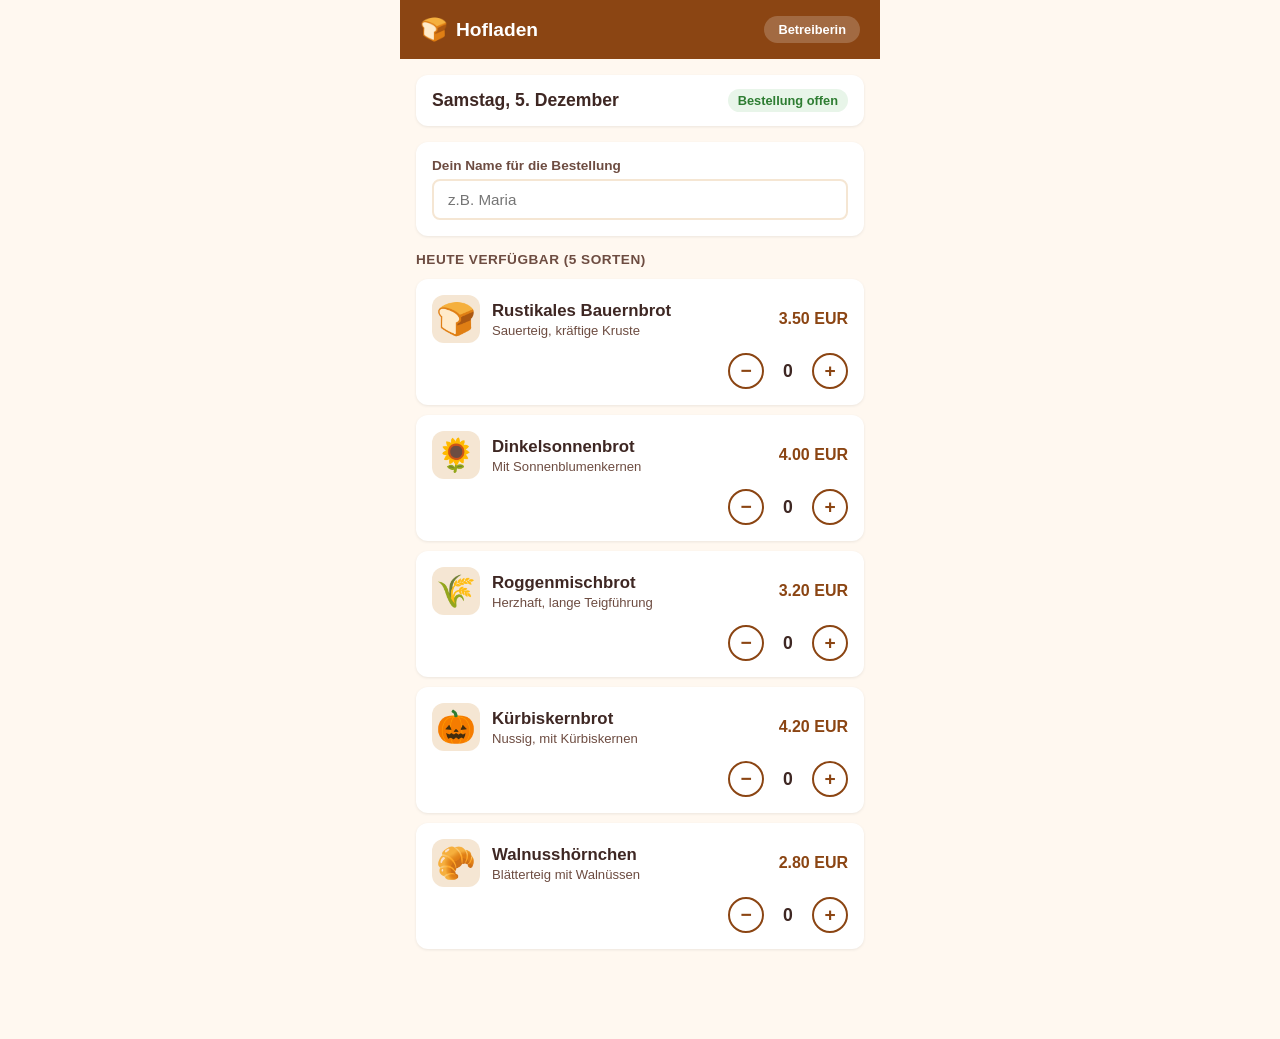
<file: hofladen/index.html>
<!DOCTYPE html>
<html lang="de">
  <head>
    <meta charset="UTF-8" />
    <link rel="icon" type="image/svg+xml" href="/hofladen/bread-icon.svg" />
    <meta name="viewport" content="width=device-width, initial-scale=1.0, maximum-scale=1.0, user-scalable=no" />
    <meta name="theme-color" content="#8B4513" />
    <meta name="apple-mobile-web-app-capable" content="yes" />
    <meta name="apple-mobile-web-app-status-bar-style" content="black-translucent" />
    <meta name="apple-mobile-web-app-title" content="Hofladen" />
    <link rel="manifest" href="/hofladen/manifest.json" />
    <link rel="apple-touch-icon" href="/hofladen/bread-icon-192.png" />
    <title>Hofladen Brotsorten</title>
    <script type="module" crossorigin src="/hofladen/assets/index-CgLFdcTx.js"></script>
    <link rel="stylesheet" crossorigin href="/hofladen/assets/index-DvKEvJ5s.css">
  </head>
  <body>
    <div id="root"></div>
  </body>
</html>
</file>
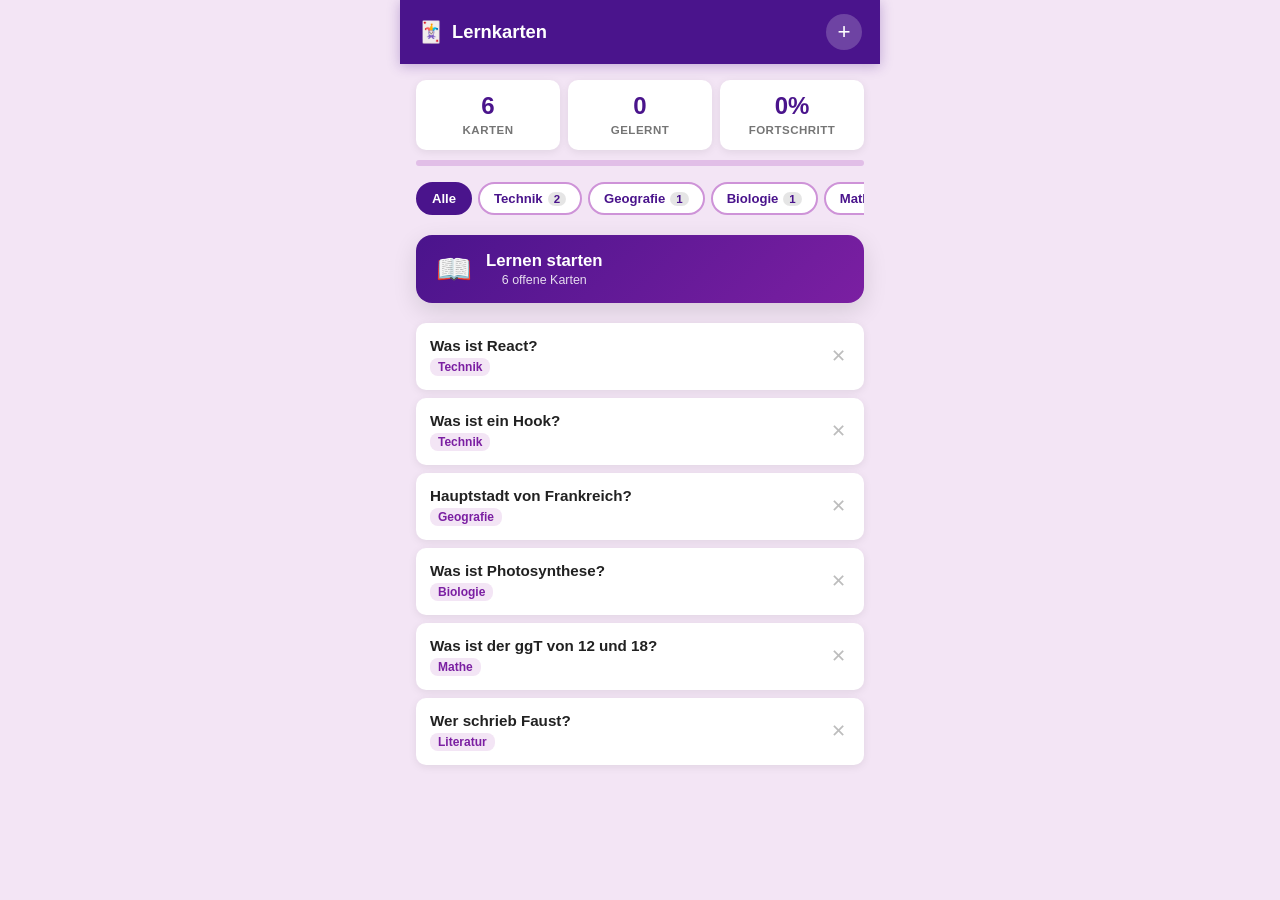
<file: lernkarten/index.html>
<!DOCTYPE html>
<html lang="de">
  <head>
    <meta charset="UTF-8" />
    <link rel="icon" href="./flashcard-icon.svg" />
    <meta name="viewport" content="width=device-width, initial-scale=1.0, maximum-scale=1.0, user-scalable=no" />
    <meta name="theme-color" content="#4A148C" />
    <meta name="apple-mobile-web-app-capable" content="yes" />
    <meta name="apple-mobile-web-app-status-bar-style" content="black-translucent" />
    <meta name="apple-mobile-web-app-title" content="Lernkarten" />
    <link rel="manifest" href="./manifest.json" />
    <link rel="apple-touch-icon" href="./flashcard-icon-192.png" />
    <title>Lernkarten Manager</title>
    <script type="module" crossorigin src="./assets/index-DzVN4pO5.js"></script>
    <link rel="stylesheet" crossorigin href="./assets/index-CoAj779W.css">
  </head>
  <body>
    <div id="root"></div>
    <script>
      if ('serviceWorker' in navigator) {
        window.addEventListener('load', function() {
          navigator.serviceWorker.register('./sw.js').catch(function() {});
        });
      }
    </script>
  </body>
</html>
</file>
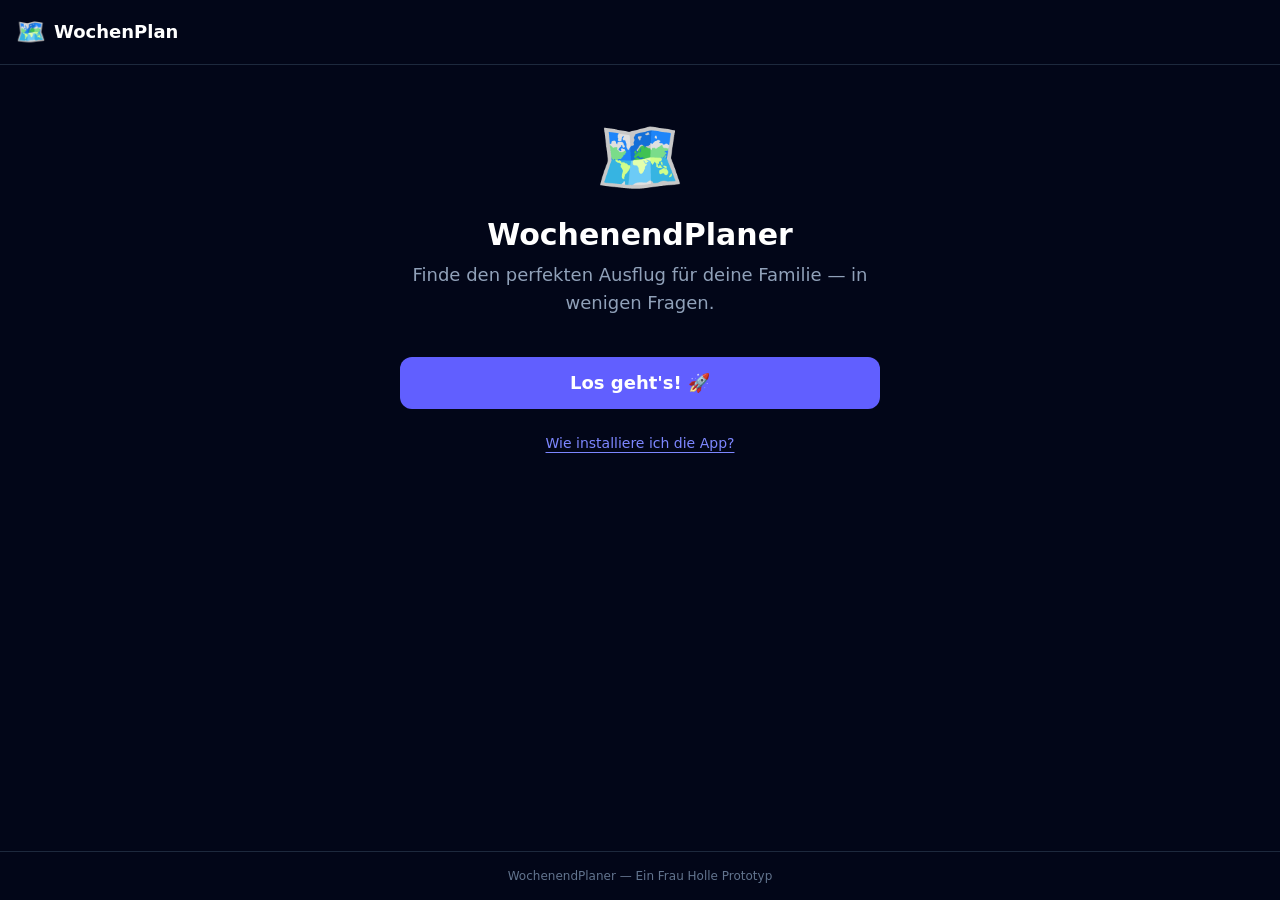
<file: wochenendplaner/index.html>
<!DOCTYPE html><html lang="de"><head><meta charSet="utf-8"/><meta name="viewport" content="width=device-width, initial-scale=1, maximum-scale=1"/><link rel="stylesheet" href="/wochenendplaner/_next/static/chunks/0-yakn1itfd.w.css" data-precedence="next"/><link rel="preload" as="script" fetchPriority="low" href="/wochenendplaner/_next/static/chunks/0b5yd18v4zlw1.js"/><script src="/wochenendplaner/_next/static/chunks/0s12axzck8bfj.js" async=""></script><script src="/wochenendplaner/_next/static/chunks/07lhk_q6pmm3r.js" async=""></script><script src="/wochenendplaner/_next/static/chunks/turbopack-0v924.cju0pey.js" async=""></script><script src="/wochenendplaner/_next/static/chunks/0_.pk0jalcol0.js" async=""></script><script src="/wochenendplaner/_next/static/chunks/0dbhjjzl8qfwv.js" async=""></script><script src="/wochenendplaner/_next/static/chunks/0m4vi76w9blgs.js" async=""></script><link rel="apple-touch-icon" href="/wochenendplaner/icons/icon-192.png"/><meta name="theme-color" content="#6366f1"/><title>WochenendPlaner</title><meta name="description" content="Finde den perfekten Wochenendausflug für deine Familie"/><link rel="manifest" href="/wochenendplaner/manifest.json"/><meta name="mobile-web-app-capable" content="yes"/><meta name="apple-mobile-web-app-title" content="WochenPlan"/><meta name="apple-mobile-web-app-status-bar-style" content="default"/><link rel="icon" href="/wochenendplaner/favicon.ico?favicon.0x3dzn~oxb6tn.ico" sizes="256x256" type="image/x-icon"/><script src="/wochenendplaner/_next/static/chunks/03~yq9q893hmn.js" noModule=""></script></head><body class="bg-slate-950 text-white min-h-screen"><div hidden=""><!--$--><!--/$--></div><div class="min-h-screen flex flex-col"><header class="px-4 py-4 flex items-center justify-between border-b border-slate-800"><button class="flex items-center gap-2"><span class="text-2xl">🗺️</span><span class="font-bold text-lg">WochenPlan</span></button></header><main class="flex-1 px-4 py-6 max-w-lg mx-auto w-full"><div class="flex flex-col items-center text-center gap-6 pt-8"><div class="text-7xl">🗺️</div><div><h1 class="text-3xl font-bold mb-2">WochenendPlaner</h1><p class="text-slate-400 text-lg">Finde den perfekten Ausflug für deine Familie — in wenigen Fragen.</p></div><button class="btn-primary w-full text-lg mt-4">Los geht&#x27;s! 🚀</button><a href="/wochenendplaner/install" class="text-indigo-400 text-sm underline underline-offset-4">Wie installiere ich die App?</a></div></main><footer class="px-4 py-4 border-t border-slate-800 text-center text-xs text-slate-500">WochenendPlaner — Ein Frau Holle Prototyp</footer></div><!--$--><!--/$--><script src="/wochenendplaner/_next/static/chunks/0b5yd18v4zlw1.js" id="_R_" async=""></script><script>(self.__next_f=self.__next_f||[]).push([0])</script><script>self.__next_f.push([1,"1:\"$Sreact.fragment\"\n2:I[33539,[\"/wochenendplaner/_next/static/chunks/0_.pk0jalcol0.js\",\"/wochenendplaner/_next/static/chunks/0dbhjjzl8qfwv.js\"],\"default\"]\n3:I[39756,[\"/wochenendplaner/_next/static/chunks/0_.pk0jalcol0.js\",\"/wochenendplaner/_next/static/chunks/0dbhjjzl8qfwv.js\"],\"default\"]\n4:I[37457,[\"/wochenendplaner/_next/static/chunks/0_.pk0jalcol0.js\",\"/wochenendplaner/_next/static/chunks/0dbhjjzl8qfwv.js\"],\"default\"]\n5:I[47257,[\"/wochenendplaner/_next/static/chunks/0_.pk0jalcol0.js\",\"/wochenendplaner/_next/static/chunks/0dbhjjzl8qfwv.js\"],\"ClientPageRoot\"]\n6:I[52683,[\"/wochenendplaner/_next/static/chunks/0_.pk0jalcol0.js\",\"/wochenendplaner/_next/static/chunks/0dbhjjzl8qfwv.js\",\"/wochenendplaner/_next/static/chunks/0m4vi76w9blgs.js\"],\"default\"]\n9:I[97367,[\"/wochenendplaner/_next/static/chunks/0_.pk0jalcol0.js\",\"/wochenendplaner/_next/static/chunks/0dbhjjzl8qfwv.js\"],\"OutletBoundary\"]\na:\"$Sreact.suspense\"\nc:I[97367,[\"/wochenendplaner/_next/static/chunks/0_.pk0jalcol0.js\",\"/wochenendplaner/_next/static/chunks/0dbhjjzl8qfwv.js\"],\"ViewportBoundary\"]\ne:I[97367,[\"/wochenendplaner/_next/static/chunks/0_.pk0jalcol0.js\",\"/wochenendplaner/_next/static/chunks/0dbhjjzl8qfwv.js\"],\"MetadataBoundary\"]\n10:I[68027,[\"/wochenendplaner/_next/static/chunks/0_.pk0jalcol0.js\",\"/wochenendplaner/_next/static/chunks/0dbhjjzl8qfwv.js\"],\"default\",1]\n:HL[\"/wochenendplaner/_next/static/chunks/0-yakn1itfd.w.css\",\"style\"]\n"])</script><script>self.__next_f.push([1,"0:{\"P\":null,\"c\":[\"\",\"\"],\"q\":\"\",\"i\":false,\"f\":[[[\"\",{\"children\":[\"__PAGE__\",{}]},\"$undefined\",\"$undefined\",16],[[\"$\",\"$1\",\"c\",{\"children\":[[[\"$\",\"link\",\"0\",{\"rel\":\"stylesheet\",\"href\":\"/wochenendplaner/_next/static/chunks/0-yakn1itfd.w.css\",\"precedence\":\"next\",\"crossOrigin\":\"$undefined\",\"nonce\":\"$undefined\"}],[\"$\",\"script\",\"script-0\",{\"src\":\"/wochenendplaner/_next/static/chunks/0_.pk0jalcol0.js\",\"async\":true,\"nonce\":\"$undefined\"}],[\"$\",\"script\",\"script-1\",{\"src\":\"/wochenendplaner/_next/static/chunks/0dbhjjzl8qfwv.js\",\"async\":true,\"nonce\":\"$undefined\"}]],[\"$\",\"html\",null,{\"lang\":\"de\",\"children\":[[\"$\",\"head\",null,{\"children\":[\"$\",\"link\",null,{\"rel\":\"apple-touch-icon\",\"href\":\"/wochenendplaner/icons/icon-192.png\"}]}],[\"$\",\"body\",null,{\"className\":\"bg-slate-950 text-white min-h-screen\",\"children\":[[\"$\",\"$L2\",null,{}],[\"$\",\"$L3\",null,{\"parallelRouterKey\":\"children\",\"error\":\"$undefined\",\"errorStyles\":\"$undefined\",\"errorScripts\":\"$undefined\",\"template\":[\"$\",\"$L4\",null,{}],\"templateStyles\":\"$undefined\",\"templateScripts\":\"$undefined\",\"notFound\":[[[\"$\",\"title\",null,{\"children\":\"404: This page could not be found.\"}],[\"$\",\"div\",null,{\"style\":{\"fontFamily\":\"system-ui,\\\"Segoe UI\\\",Roboto,Helvetica,Arial,sans-serif,\\\"Apple Color Emoji\\\",\\\"Segoe UI Emoji\\\"\",\"height\":\"100vh\",\"textAlign\":\"center\",\"display\":\"flex\",\"flexDirection\":\"column\",\"alignItems\":\"center\",\"justifyContent\":\"center\"},\"children\":[\"$\",\"div\",null,{\"children\":[[\"$\",\"style\",null,{\"dangerouslySetInnerHTML\":{\"__html\":\"body{color:#000;background:#fff;margin:0}.next-error-h1{border-right:1px solid rgba(0,0,0,.3)}@media (prefers-color-scheme:dark){body{color:#fff;background:#000}.next-error-h1{border-right:1px solid rgba(255,255,255,.3)}}\"}}],[\"$\",\"h1\",null,{\"className\":\"next-error-h1\",\"style\":{\"display\":\"inline-block\",\"margin\":\"0 20px 0 0\",\"padding\":\"0 23px 0 0\",\"fontSize\":24,\"fontWeight\":500,\"verticalAlign\":\"top\",\"lineHeight\":\"49px\"},\"children\":404}],[\"$\",\"div\",null,{\"style\":{\"display\":\"inline-block\"},\"children\":[\"$\",\"h2\",null,{\"style\":{\"fontSize\":14,\"fontWeight\":400,\"lineHeight\":\"49px\",\"margin\":0},\"children\":\"This page could not be found.\"}]}]]}]}]],[]],\"forbidden\":\"$undefined\",\"unauthorized\":\"$undefined\"}]]}]]}]]}],{\"children\":[[\"$\",\"$1\",\"c\",{\"children\":[[\"$\",\"$L5\",null,{\"Component\":\"$6\",\"serverProvidedParams\":{\"searchParams\":{},\"params\":{},\"promises\":[\"$@7\",\"$@8\"]}}],[[\"$\",\"script\",\"script-0\",{\"src\":\"/wochenendplaner/_next/static/chunks/0m4vi76w9blgs.js\",\"async\":true,\"nonce\":\"$undefined\"}]],[\"$\",\"$L9\",null,{\"children\":[\"$\",\"$a\",null,{\"name\":\"Next.MetadataOutlet\",\"children\":\"$@b\"}]}]]}],{},null,false,null]},null,false,null],[\"$\",\"$1\",\"h\",{\"children\":[null,[\"$\",\"$Lc\",null,{\"children\":\"$Ld\"}],[\"$\",\"div\",null,{\"hidden\":true,\"children\":[\"$\",\"$Le\",null,{\"children\":[\"$\",\"$a\",null,{\"name\":\"Next.Metadata\",\"children\":\"$Lf\"}]}]}],null]}],false]],\"m\":\"$undefined\",\"G\":[\"$10\",[[\"$\",\"link\",\"0\",{\"rel\":\"stylesheet\",\"href\":\"/wochenendplaner/_next/static/chunks/0-yakn1itfd.w.css\",\"precedence\":\"next\",\"crossOrigin\":\"$undefined\",\"nonce\":\"$undefined\"}]]],\"S\":true,\"h\":null,\"s\":\"$undefined\",\"l\":\"$undefined\",\"p\":\"$undefined\",\"d\":\"$undefined\",\"b\":\"5RwwP0QgvyoV-Y_SZG00i\"}\n"])</script><script>self.__next_f.push([1,"7:{}\n8:\"$0:f:0:1:1:children:0:props:children:0:props:serverProvidedParams:params\"\n"])</script><script>self.__next_f.push([1,"d:[[\"$\",\"meta\",\"0\",{\"charSet\":\"utf-8\"}],[\"$\",\"meta\",\"1\",{\"name\":\"viewport\",\"content\":\"width=device-width, initial-scale=1, maximum-scale=1\"}],[\"$\",\"meta\",\"2\",{\"name\":\"theme-color\",\"content\":\"#6366f1\"}]]\n"])</script><script>self.__next_f.push([1,"11:I[27201,[\"/wochenendplaner/_next/static/chunks/0_.pk0jalcol0.js\",\"/wochenendplaner/_next/static/chunks/0dbhjjzl8qfwv.js\"],\"IconMark\"]\nb:null\nf:[[\"$\",\"title\",\"0\",{\"children\":\"WochenendPlaner\"}],[\"$\",\"meta\",\"1\",{\"name\":\"description\",\"content\":\"Finde den perfekten Wochenendausflug für deine Familie\"}],[\"$\",\"link\",\"2\",{\"rel\":\"manifest\",\"href\":\"/wochenendplaner/manifest.json\",\"crossOrigin\":\"$undefined\"}],[\"$\",\"meta\",\"3\",{\"name\":\"mobile-web-app-capable\",\"content\":\"yes\"}],[\"$\",\"meta\",\"4\",{\"name\":\"apple-mobile-web-app-title\",\"content\":\"WochenPlan\"}],[\"$\",\"meta\",\"5\",{\"name\":\"apple-mobile-web-app-status-bar-style\",\"content\":\"default\"}],[\"$\",\"link\",\"6\",{\"rel\":\"icon\",\"href\":\"/wochenendplaner/favicon.ico?favicon.0x3dzn~oxb6tn.ico\",\"sizes\":\"256x256\",\"type\":\"image/x-icon\"}],[\"$\",\"$L11\",\"7\",{}]]\n"])</script></body></html>
</file>
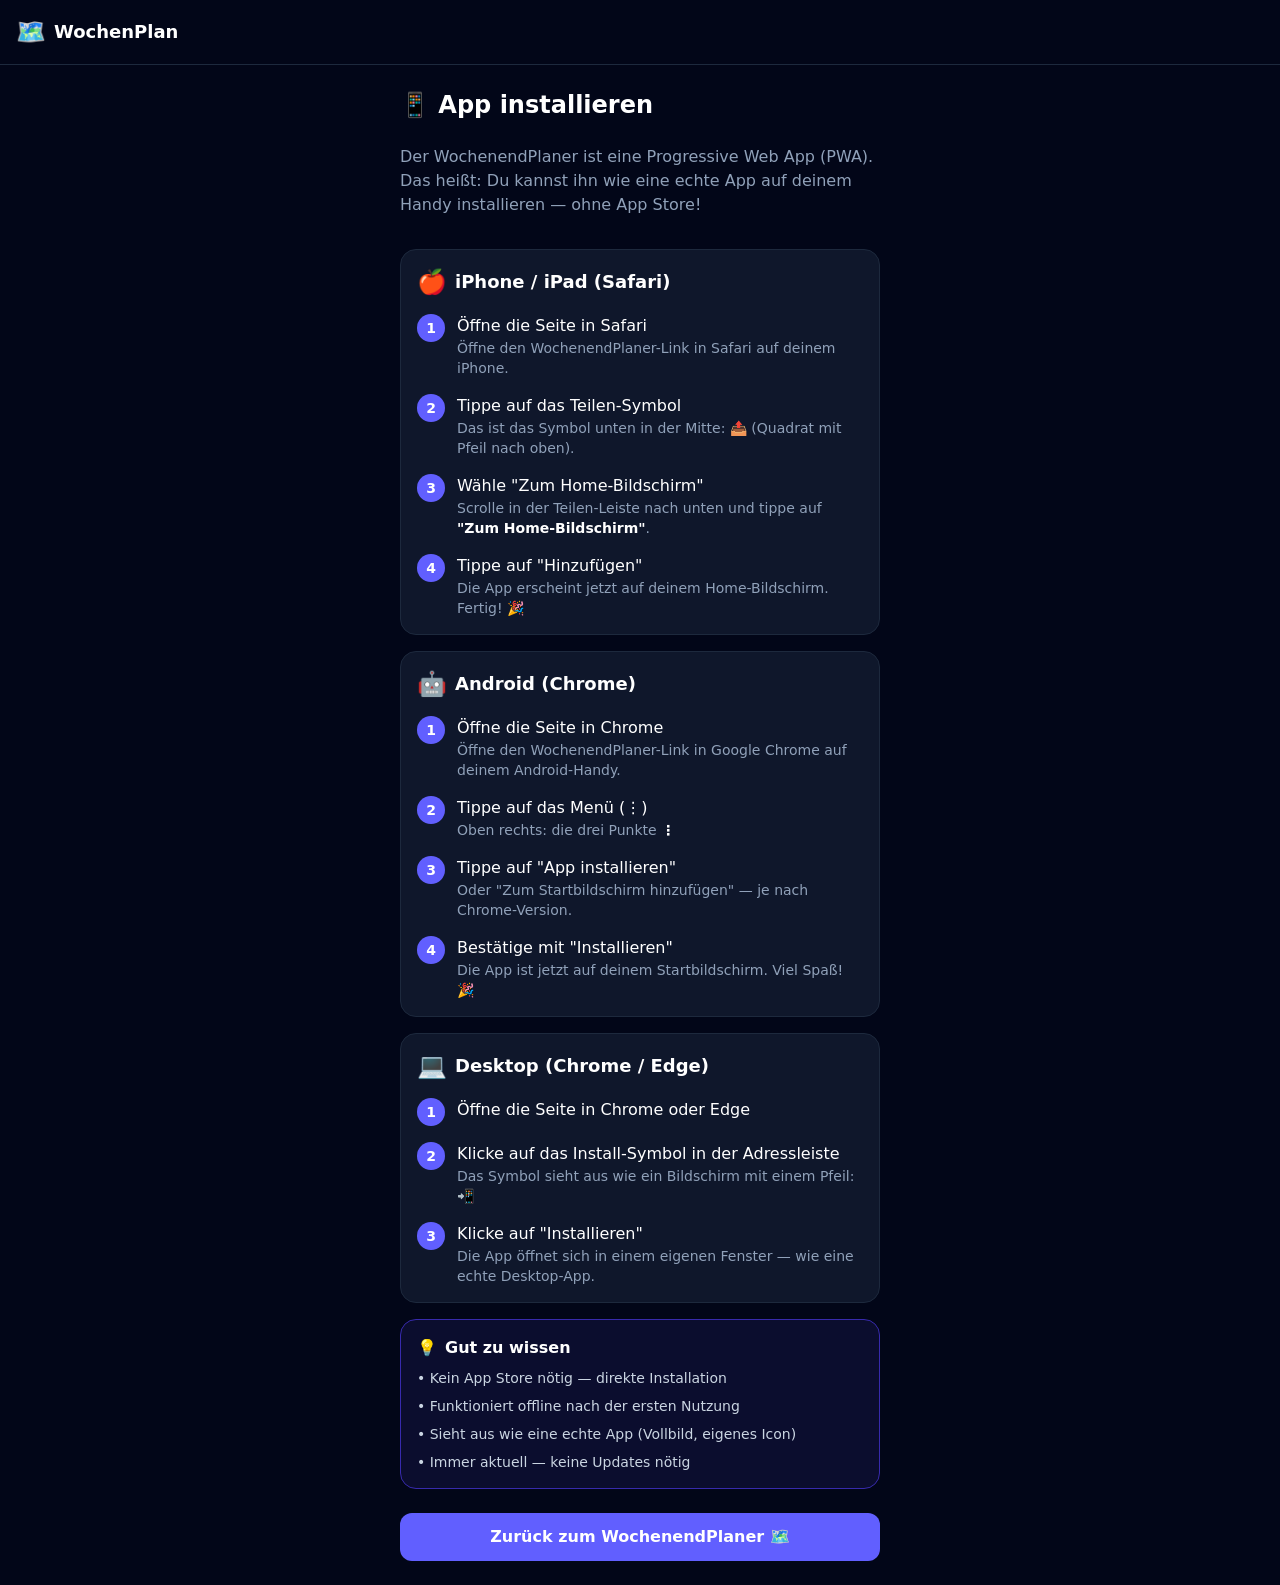
<file: wochenendplaner/install/index.html>
<!DOCTYPE html><html lang="de"><head><meta charSet="utf-8"/><meta name="viewport" content="width=device-width, initial-scale=1, maximum-scale=1"/><link rel="stylesheet" href="/wochenendplaner/_next/static/chunks/0-yakn1itfd.w.css" data-precedence="next"/><link rel="preload" as="script" fetchPriority="low" href="/wochenendplaner/_next/static/chunks/0b5yd18v4zlw1.js"/><script src="/wochenendplaner/_next/static/chunks/0s12axzck8bfj.js" async=""></script><script src="/wochenendplaner/_next/static/chunks/07lhk_q6pmm3r.js" async=""></script><script src="/wochenendplaner/_next/static/chunks/turbopack-0v924.cju0pey.js" async=""></script><script src="/wochenendplaner/_next/static/chunks/0_.pk0jalcol0.js" async=""></script><script src="/wochenendplaner/_next/static/chunks/0dbhjjzl8qfwv.js" async=""></script><link rel="apple-touch-icon" href="/wochenendplaner/icons/icon-192.png"/><meta name="theme-color" content="#6366f1"/><title>App installieren — WochenendPlaner</title><meta name="description" content="So installierst du den WochenendPlaner auf deinem Smartphone"/><link rel="manifest" href="/wochenendplaner/manifest.json"/><meta name="mobile-web-app-capable" content="yes"/><meta name="apple-mobile-web-app-title" content="WochenPlan"/><meta name="apple-mobile-web-app-status-bar-style" content="default"/><link rel="icon" href="/wochenendplaner/favicon.ico?favicon.0x3dzn~oxb6tn.ico" sizes="256x256" type="image/x-icon"/><script src="/wochenendplaner/_next/static/chunks/03~yq9q893hmn.js" noModule=""></script></head><body class="bg-slate-950 text-white min-h-screen"><div hidden=""><!--$--><!--/$--></div><div class="min-h-screen flex flex-col"><header class="px-4 py-4 flex items-center gap-2 border-b border-slate-800"><a href="/wochenendplaner" class="flex items-center gap-2"><span class="text-2xl">🗺️</span><span class="font-bold text-lg">WochenPlan</span></a></header><main class="flex-1 px-4 py-6 max-w-lg mx-auto w-full"><h1 class="text-2xl font-bold mb-6">📱 App installieren</h1><p class="text-slate-400 mb-8">Der WochenendPlaner ist eine Progressive Web App (PWA). Das heißt: Du kannst ihn wie eine echte App auf deinem Handy installieren — ohne App Store!</p><div class="card mb-4"><h2 class="font-bold text-lg mb-4 flex items-center gap-2"><span class="text-2xl">🍎</span> iPhone / iPad (Safari)</h2><ol class="flex flex-col gap-4"><li class="flex gap-3"><span class="bg-indigo-500 text-white rounded-full w-7 h-7 flex items-center justify-center text-sm font-bold shrink-0">1</span><div><p class="font-medium">Öffne die Seite in Safari</p><p class="text-sm text-slate-400">Öffne den WochenendPlaner-Link in Safari auf deinem iPhone.</p></div></li><li class="flex gap-3"><span class="bg-indigo-500 text-white rounded-full w-7 h-7 flex items-center justify-center text-sm font-bold shrink-0">2</span><div><p class="font-medium">Tippe auf das Teilen-Symbol</p><p class="text-sm text-slate-400">Das ist das Symbol unten in der Mitte: <strong class="text-white">📤</strong> (Quadrat mit Pfeil nach oben).</p></div></li><li class="flex gap-3"><span class="bg-indigo-500 text-white rounded-full w-7 h-7 flex items-center justify-center text-sm font-bold shrink-0">3</span><div><p class="font-medium">Wähle &quot;Zum Home-Bildschirm&quot;</p><p class="text-sm text-slate-400">Scrolle in der Teilen-Leiste nach unten und tippe auf <strong class="text-white">&quot;Zum Home-Bildschirm&quot;</strong>.</p></div></li><li class="flex gap-3"><span class="bg-indigo-500 text-white rounded-full w-7 h-7 flex items-center justify-center text-sm font-bold shrink-0">4</span><div><p class="font-medium">Tippe auf &quot;Hinzufügen&quot;</p><p class="text-sm text-slate-400">Die App erscheint jetzt auf deinem Home-Bildschirm. Fertig! 🎉</p></div></li></ol></div><div class="card mb-4"><h2 class="font-bold text-lg mb-4 flex items-center gap-2"><span class="text-2xl">🤖</span> Android (Chrome)</h2><ol class="flex flex-col gap-4"><li class="flex gap-3"><span class="bg-indigo-500 text-white rounded-full w-7 h-7 flex items-center justify-center text-sm font-bold shrink-0">1</span><div><p class="font-medium">Öffne die Seite in Chrome</p><p class="text-sm text-slate-400">Öffne den WochenendPlaner-Link in Google Chrome auf deinem Android-Handy.</p></div></li><li class="flex gap-3"><span class="bg-indigo-500 text-white rounded-full w-7 h-7 flex items-center justify-center text-sm font-bold shrink-0">2</span><div><p class="font-medium">Tippe auf das Menü (⋮)</p><p class="text-sm text-slate-400">Oben rechts: die drei Punkte <strong class="text-white">⋮</strong></p></div></li><li class="flex gap-3"><span class="bg-indigo-500 text-white rounded-full w-7 h-7 flex items-center justify-center text-sm font-bold shrink-0">3</span><div><p class="font-medium">Tippe auf &quot;App installieren&quot;</p><p class="text-sm text-slate-400">Oder &quot;Zum Startbildschirm hinzufügen&quot; — je nach Chrome-Version.</p></div></li><li class="flex gap-3"><span class="bg-indigo-500 text-white rounded-full w-7 h-7 flex items-center justify-center text-sm font-bold shrink-0">4</span><div><p class="font-medium">Bestätige mit &quot;Installieren&quot;</p><p class="text-sm text-slate-400">Die App ist jetzt auf deinem Startbildschirm. Viel Spaß! 🎉</p></div></li></ol></div><div class="card mb-4"><h2 class="font-bold text-lg mb-4 flex items-center gap-2"><span class="text-2xl">💻</span> Desktop (Chrome / Edge)</h2><ol class="flex flex-col gap-4"><li class="flex gap-3"><span class="bg-indigo-500 text-white rounded-full w-7 h-7 flex items-center justify-center text-sm font-bold shrink-0">1</span><div><p class="font-medium">Öffne die Seite in Chrome oder Edge</p></div></li><li class="flex gap-3"><span class="bg-indigo-500 text-white rounded-full w-7 h-7 flex items-center justify-center text-sm font-bold shrink-0">2</span><div><p class="font-medium">Klicke auf das Install-Symbol in der Adressleiste</p><p class="text-sm text-slate-400">Das Symbol sieht aus wie ein Bildschirm mit einem Pfeil: 📲</p></div></li><li class="flex gap-3"><span class="bg-indigo-500 text-white rounded-full w-7 h-7 flex items-center justify-center text-sm font-bold shrink-0">3</span><div><p class="font-medium">Klicke auf &quot;Installieren&quot;</p><p class="text-sm text-slate-400">Die App öffnet sich in einem eigenen Fenster — wie eine echte Desktop-App.</p></div></li></ol></div><div class="card border-indigo-800 bg-indigo-900/20"><h3 class="font-bold mb-2 flex items-center gap-2"><span>💡</span> Gut zu wissen</h3><ul class="text-sm text-slate-300 flex flex-col gap-2"><li>• Kein App Store nötig — direkte Installation</li><li>• Funktioniert offline nach der ersten Nutzung</li><li>• Sieht aus wie eine echte App (Vollbild, eigenes Icon)</li><li>• Immer aktuell — keine Updates nötig</li></ul></div><a href="/wochenendplaner" class="btn-primary w-full text-center block mt-6">Zurück zum WochenendPlaner 🗺️</a></main></div><!--$--><!--/$--><script src="/wochenendplaner/_next/static/chunks/0b5yd18v4zlw1.js" id="_R_" async=""></script><script>(self.__next_f=self.__next_f||[]).push([0])</script><script>self.__next_f.push([1,"1:\"$Sreact.fragment\"\n2:I[33539,[\"/wochenendplaner/_next/static/chunks/0_.pk0jalcol0.js\",\"/wochenendplaner/_next/static/chunks/0dbhjjzl8qfwv.js\"],\"default\"]\n3:I[39756,[\"/wochenendplaner/_next/static/chunks/0_.pk0jalcol0.js\",\"/wochenendplaner/_next/static/chunks/0dbhjjzl8qfwv.js\"],\"default\"]\n4:I[37457,[\"/wochenendplaner/_next/static/chunks/0_.pk0jalcol0.js\",\"/wochenendplaner/_next/static/chunks/0dbhjjzl8qfwv.js\"],\"default\"]\ne:I[68027,[\"/wochenendplaner/_next/static/chunks/0_.pk0jalcol0.js\",\"/wochenendplaner/_next/static/chunks/0dbhjjzl8qfwv.js\"],\"default\",1]\n:HL[\"/wochenendplaner/_next/static/chunks/0-yakn1itfd.w.css\",\"style\"]\n"])</script><script>self.__next_f.push([1,"0:{\"P\":null,\"c\":[\"\",\"install\"],\"q\":\"\",\"i\":false,\"f\":[[[\"\",{\"children\":[\"install\",{\"children\":[\"__PAGE__\",{}]}]},\"$undefined\",\"$undefined\",16],[[\"$\",\"$1\",\"c\",{\"children\":[[[\"$\",\"link\",\"0\",{\"rel\":\"stylesheet\",\"href\":\"/wochenendplaner/_next/static/chunks/0-yakn1itfd.w.css\",\"precedence\":\"next\",\"crossOrigin\":\"$undefined\",\"nonce\":\"$undefined\"}],[\"$\",\"script\",\"script-0\",{\"src\":\"/wochenendplaner/_next/static/chunks/0_.pk0jalcol0.js\",\"async\":true,\"nonce\":\"$undefined\"}],[\"$\",\"script\",\"script-1\",{\"src\":\"/wochenendplaner/_next/static/chunks/0dbhjjzl8qfwv.js\",\"async\":true,\"nonce\":\"$undefined\"}]],[\"$\",\"html\",null,{\"lang\":\"de\",\"children\":[[\"$\",\"head\",null,{\"children\":[\"$\",\"link\",null,{\"rel\":\"apple-touch-icon\",\"href\":\"/wochenendplaner/icons/icon-192.png\"}]}],[\"$\",\"body\",null,{\"className\":\"bg-slate-950 text-white min-h-screen\",\"children\":[[\"$\",\"$L2\",null,{}],[\"$\",\"$L3\",null,{\"parallelRouterKey\":\"children\",\"error\":\"$undefined\",\"errorStyles\":\"$undefined\",\"errorScripts\":\"$undefined\",\"template\":[\"$\",\"$L4\",null,{}],\"templateStyles\":\"$undefined\",\"templateScripts\":\"$undefined\",\"notFound\":[[[\"$\",\"title\",null,{\"children\":\"404: This page could not be found.\"}],[\"$\",\"div\",null,{\"style\":{\"fontFamily\":\"system-ui,\\\"Segoe UI\\\",Roboto,Helvetica,Arial,sans-serif,\\\"Apple Color Emoji\\\",\\\"Segoe UI Emoji\\\"\",\"height\":\"100vh\",\"textAlign\":\"center\",\"display\":\"flex\",\"flexDirection\":\"column\",\"alignItems\":\"center\",\"justifyContent\":\"center\"},\"children\":[\"$\",\"div\",null,{\"children\":[[\"$\",\"style\",null,{\"dangerouslySetInnerHTML\":{\"__html\":\"body{color:#000;background:#fff;margin:0}.next-error-h1{border-right:1px solid rgba(0,0,0,.3)}@media (prefers-color-scheme:dark){body{color:#fff;background:#000}.next-error-h1{border-right:1px solid rgba(255,255,255,.3)}}\"}}],[\"$\",\"h1\",null,{\"className\":\"next-error-h1\",\"style\":{\"display\":\"inline-block\",\"margin\":\"0 20px 0 0\",\"padding\":\"0 23px 0 0\",\"fontSize\":24,\"fontWeight\":500,\"verticalAlign\":\"top\",\"lineHeight\":\"49px\"},\"children\":404}],[\"$\",\"div\",null,{\"style\":{\"display\":\"inline-block\"},\"children\":[\"$\",\"h2\",null,{\"style\":{\"fontSize\":14,\"fontWeight\":400,\"lineHeight\":\"49px\",\"margin\":0},\"children\":\"This page could not be found.\"}]}]]}]}]],[]],\"forbidden\":\"$undefined\",\"unauthorized\":\"$undefined\"}]]}]]}]]}],{\"children\":[[\"$\",\"$1\",\"c\",{\"children\":[null,[\"$\",\"$L3\",null,{\"parallelRouterKey\":\"children\",\"error\":\"$undefined\",\"errorStyles\":\"$undefined\",\"errorScripts\":\"$undefined\",\"template\":[\"$\",\"$L4\",null,{}],\"templateStyles\":\"$undefined\",\"templateScripts\":\"$undefined\",\"notFound\":\"$undefined\",\"forbidden\":\"$undefined\",\"unauthorized\":\"$undefined\"}]]}],{\"children\":[[\"$\",\"$1\",\"c\",{\"children\":[[\"$\",\"div\",null,{\"className\":\"min-h-screen flex flex-col\",\"children\":[[\"$\",\"header\",null,{\"className\":\"px-4 py-4 flex items-center gap-2 border-b border-slate-800\",\"children\":[\"$\",\"a\",null,{\"href\":\"/wochenendplaner\",\"className\":\"flex items-center gap-2\",\"children\":[[\"$\",\"span\",null,{\"className\":\"text-2xl\",\"children\":\"🗺️\"}],[\"$\",\"span\",null,{\"className\":\"font-bold text-lg\",\"children\":\"WochenPlan\"}]]}]}],[\"$\",\"main\",null,{\"className\":\"flex-1 px-4 py-6 max-w-lg mx-auto w-full\",\"children\":[[\"$\",\"h1\",null,{\"className\":\"text-2xl font-bold mb-6\",\"children\":\"📱 App installieren\"}],[\"$\",\"p\",null,{\"className\":\"text-slate-400 mb-8\",\"children\":\"Der WochenendPlaner ist eine Progressive Web App (PWA). Das heißt: Du kannst ihn wie eine echte App auf deinem Handy installieren — ohne App Store!\"}],[\"$\",\"div\",null,{\"className\":\"card mb-4\",\"children\":[[\"$\",\"h2\",null,{\"className\":\"font-bold text-lg mb-4 flex items-center gap-2\",\"children\":[[\"$\",\"span\",null,{\"className\":\"text-2xl\",\"children\":\"🍎\"}],\" iPhone / iPad (Safari)\"]}],[\"$\",\"ol\",null,{\"className\":\"flex flex-col gap-4\",\"children\":[[\"$\",\"li\",null,{\"className\":\"flex gap-3\",\"children\":[[\"$\",\"span\",null,{\"className\":\"bg-indigo-500 text-white rounded-full w-7 h-7 flex items-center justify-center text-sm font-bold shrink-0\",\"children\":\"1\"}],[\"$\",\"div\",null,{\"children\":[[\"$\",\"p\",null,{\"className\":\"font-medium\",\"children\":\"Öffne die Seite in Safari\"}],[\"$\",\"p\",null,{\"className\":\"text-sm text-slate-400\",\"children\":\"Öffne den WochenendPlaner-Link in Safari auf deinem iPhone.\"}]]}]]}],[\"$\",\"li\",null,{\"className\":\"flex gap-3\",\"children\":[[\"$\",\"span\",null,{\"className\":\"bg-indigo-500 text-white rounded-full w-7 h-7 flex items-center justify-center text-sm font-bold shrink-0\",\"children\":\"2\"}],[\"$\",\"div\",null,{\"children\":[[\"$\",\"p\",null,{\"className\":\"font-medium\",\"children\":\"Tippe auf das Teilen-Symbol\"}],[\"$\",\"p\",null,{\"className\":\"text-sm text-slate-400\",\"children\":[\"Das ist das Symbol unten in der Mitte: \",[\"$\",\"strong\",null,{\"className\":\"text-white\",\"children\":\"📤\"}],\" (Quadrat mit Pfeil nach oben).\"]}]]}]]}],\"$L5\",\"$L6\"]}]]}],\"$L7\",\"$L8\",\"$L9\",\"$La\"]}]]}],null,\"$Lb\"]}],{},null,false,null]},null,false,\"$@c\"]},null,false,null],\"$Ld\",false]],\"m\":\"$undefined\",\"G\":[\"$e\",[\"$Lf\"]],\"S\":true,\"h\":null,\"s\":\"$undefined\",\"l\":\"$undefined\",\"p\":\"$undefined\",\"d\":\"$undefined\",\"b\":\"5RwwP0QgvyoV-Y_SZG00i\"}\n"])</script><script>self.__next_f.push([1,"10:I[97367,[\"/wochenendplaner/_next/static/chunks/0_.pk0jalcol0.js\",\"/wochenendplaner/_next/static/chunks/0dbhjjzl8qfwv.js\"],\"OutletBoundary\"]\n11:\"$Sreact.suspense\"\n14:I[97367,[\"/wochenendplaner/_next/static/chunks/0_.pk0jalcol0.js\",\"/wochenendplaner/_next/static/chunks/0dbhjjzl8qfwv.js\"],\"ViewportBoundary\"]\n16:I[97367,[\"/wochenendplaner/_next/static/chunks/0_.pk0jalcol0.js\",\"/wochenendplaner/_next/static/chunks/0dbhjjzl8qfwv.js\"],\"MetadataBoundary\"]\n5:[\"$\",\"li\",null,{\"className\":\"flex gap-3\",\"children\":[[\"$\",\"span\",null,{\"className\":\"bg-indigo-500 text-white rounded-full w-7 h-7 flex items-center justify-center text-sm font-bold shrink-0\",\"children\":\"3\"}],[\"$\",\"div\",null,{\"children\":[[\"$\",\"p\",null,{\"className\":\"font-medium\",\"children\":\"Wähle \\\"Zum Home-Bildschirm\\\"\"}],[\"$\",\"p\",null,{\"className\":\"text-sm text-slate-400\",\"children\":[\"Scrolle in der Teilen-Leiste nach unten und tippe auf \",[\"$\",\"strong\",null,{\"className\":\"text-white\",\"children\":\"\\\"Zum Home-Bildschirm\\\"\"}],\".\"]}]]}]]}]\n6:[\"$\",\"li\",null,{\"className\":\"flex gap-3\",\"children\":[[\"$\",\"span\",null,{\"className\":\"bg-indigo-500 text-white rounded-full w-7 h-7 flex items-center justify-center text-sm font-bold shrink-0\",\"children\":\"4\"}],[\"$\",\"div\",null,{\"children\":[[\"$\",\"p\",null,{\"className\":\"font-medium\",\"children\":\"Tippe auf \\\"Hinzufügen\\\"\"}],[\"$\",\"p\",null,{\"className\":\"text-sm text-slate-400\",\"children\":\"Die App erscheint jetzt auf deinem Home-Bildschirm. Fertig! 🎉\"}]]}]]}]\n"])</script><script>self.__next_f.push([1,"7:[\"$\",\"div\",null,{\"className\":\"card mb-4\",\"children\":[[\"$\",\"h2\",null,{\"className\":\"font-bold text-lg mb-4 flex items-center gap-2\",\"children\":[[\"$\",\"span\",null,{\"className\":\"text-2xl\",\"children\":\"🤖\"}],\" Android (Chrome)\"]}],[\"$\",\"ol\",null,{\"className\":\"flex flex-col gap-4\",\"children\":[[\"$\",\"li\",null,{\"className\":\"flex gap-3\",\"children\":[[\"$\",\"span\",null,{\"className\":\"bg-indigo-500 text-white rounded-full w-7 h-7 flex items-center justify-center text-sm font-bold shrink-0\",\"children\":\"1\"}],[\"$\",\"div\",null,{\"children\":[[\"$\",\"p\",null,{\"className\":\"font-medium\",\"children\":\"Öffne die Seite in Chrome\"}],[\"$\",\"p\",null,{\"className\":\"text-sm text-slate-400\",\"children\":\"Öffne den WochenendPlaner-Link in Google Chrome auf deinem Android-Handy.\"}]]}]]}],[\"$\",\"li\",null,{\"className\":\"flex gap-3\",\"children\":[[\"$\",\"span\",null,{\"className\":\"bg-indigo-500 text-white rounded-full w-7 h-7 flex items-center justify-center text-sm font-bold shrink-0\",\"children\":\"2\"}],[\"$\",\"div\",null,{\"children\":[[\"$\",\"p\",null,{\"className\":\"font-medium\",\"children\":\"Tippe auf das Menü (⋮)\"}],[\"$\",\"p\",null,{\"className\":\"text-sm text-slate-400\",\"children\":[\"Oben rechts: die drei Punkte \",[\"$\",\"strong\",null,{\"className\":\"text-white\",\"children\":\"⋮\"}]]}]]}]]}],[\"$\",\"li\",null,{\"className\":\"flex gap-3\",\"children\":[[\"$\",\"span\",null,{\"className\":\"bg-indigo-500 text-white rounded-full w-7 h-7 flex items-center justify-center text-sm font-bold shrink-0\",\"children\":\"3\"}],[\"$\",\"div\",null,{\"children\":[[\"$\",\"p\",null,{\"className\":\"font-medium\",\"children\":\"Tippe auf \\\"App installieren\\\"\"}],[\"$\",\"p\",null,{\"className\":\"text-sm text-slate-400\",\"children\":\"Oder \\\"Zum Startbildschirm hinzufügen\\\" — je nach Chrome-Version.\"}]]}]]}],[\"$\",\"li\",null,{\"className\":\"flex gap-3\",\"children\":[[\"$\",\"span\",null,{\"className\":\"bg-indigo-500 text-white rounded-full w-7 h-7 flex items-center justify-center text-sm font-bold shrink-0\",\"children\":\"4\"}],[\"$\",\"div\",null,{\"children\":[[\"$\",\"p\",null,{\"className\":\"font-medium\",\"children\":\"Bestätige mit \\\"Installieren\\\"\"}],[\"$\",\"p\",null,{\"className\":\"text-sm text-slate-400\",\"children\":\"Die App ist jetzt auf deinem Startbildschirm. Viel Spaß! 🎉\"}]]}]]}]]}]]}]\n"])</script><script>self.__next_f.push([1,"8:[\"$\",\"div\",null,{\"className\":\"card mb-4\",\"children\":[[\"$\",\"h2\",null,{\"className\":\"font-bold text-lg mb-4 flex items-center gap-2\",\"children\":[[\"$\",\"span\",null,{\"className\":\"text-2xl\",\"children\":\"💻\"}],\" Desktop (Chrome / Edge)\"]}],[\"$\",\"ol\",null,{\"className\":\"flex flex-col gap-4\",\"children\":[[\"$\",\"li\",null,{\"className\":\"flex gap-3\",\"children\":[[\"$\",\"span\",null,{\"className\":\"bg-indigo-500 text-white rounded-full w-7 h-7 flex items-center justify-center text-sm font-bold shrink-0\",\"children\":\"1\"}],[\"$\",\"div\",null,{\"children\":[\"$\",\"p\",null,{\"className\":\"font-medium\",\"children\":\"Öffne die Seite in Chrome oder Edge\"}]}]]}],[\"$\",\"li\",null,{\"className\":\"flex gap-3\",\"children\":[[\"$\",\"span\",null,{\"className\":\"bg-indigo-500 text-white rounded-full w-7 h-7 flex items-center justify-center text-sm font-bold shrink-0\",\"children\":\"2\"}],[\"$\",\"div\",null,{\"children\":[[\"$\",\"p\",null,{\"className\":\"font-medium\",\"children\":\"Klicke auf das Install-Symbol in der Adressleiste\"}],[\"$\",\"p\",null,{\"className\":\"text-sm text-slate-400\",\"children\":\"Das Symbol sieht aus wie ein Bildschirm mit einem Pfeil: 📲\"}]]}]]}],[\"$\",\"li\",null,{\"className\":\"flex gap-3\",\"children\":[[\"$\",\"span\",null,{\"className\":\"bg-indigo-500 text-white rounded-full w-7 h-7 flex items-center justify-center text-sm font-bold shrink-0\",\"children\":\"3\"}],[\"$\",\"div\",null,{\"children\":[[\"$\",\"p\",null,{\"className\":\"font-medium\",\"children\":\"Klicke auf \\\"Installieren\\\"\"}],[\"$\",\"p\",null,{\"className\":\"text-sm text-slate-400\",\"children\":\"Die App öffnet sich in einem eigenen Fenster — wie eine echte Desktop-App.\"}]]}]]}]]}]]}]\n"])</script><script>self.__next_f.push([1,"9:[\"$\",\"div\",null,{\"className\":\"card border-indigo-800 bg-indigo-900/20\",\"children\":[[\"$\",\"h3\",null,{\"className\":\"font-bold mb-2 flex items-center gap-2\",\"children\":[[\"$\",\"span\",null,{\"children\":\"💡\"}],\" Gut zu wissen\"]}],[\"$\",\"ul\",null,{\"className\":\"text-sm text-slate-300 flex flex-col gap-2\",\"children\":[[\"$\",\"li\",null,{\"children\":\"• Kein App Store nötig — direkte Installation\"}],[\"$\",\"li\",null,{\"children\":\"• Funktioniert offline nach der ersten Nutzung\"}],[\"$\",\"li\",null,{\"children\":\"• Sieht aus wie eine echte App (Vollbild, eigenes Icon)\"}],[\"$\",\"li\",null,{\"children\":\"• Immer aktuell — keine Updates nötig\"}]]}]]}]\na:[\"$\",\"a\",null,{\"href\":\"/wochenendplaner\",\"className\":\"btn-primary w-full text-center block mt-6\",\"children\":\"Zurück zum WochenendPlaner 🗺️\"}]\nb:[\"$\",\"$L10\",null,{\"children\":[\"$\",\"$11\",null,{\"name\":\"Next.MetadataOutlet\",\"children\":\"$@12\"}]}]\n13:[]\nc:\"$W13\"\nd:[\"$\",\"$1\",\"h\",{\"children\":[null,[\"$\",\"$L14\",null,{\"children\":\"$L15\"}],[\"$\",\"div\",null,{\"hidden\":true,\"children\":[\"$\",\"$L16\",null,{\"children\":[\"$\",\"$11\",null,{\"name\":\"Next.Metadata\",\"children\":\"$L17\"}]}]}],null]}]\nf:[\"$\",\"link\",\"0\",{\"rel\":\"stylesheet\",\"href\":\"/wochenendplaner/_next/static/chunks/0-yakn1itfd.w.css\",\"precedence\":\"next\",\"crossOrigin\":\"$undefined\",\"nonce\":\"$undefined\"}]\n"])</script><script>self.__next_f.push([1,"15:[[\"$\",\"meta\",\"0\",{\"charSet\":\"utf-8\"}],[\"$\",\"meta\",\"1\",{\"name\":\"viewport\",\"content\":\"width=device-width, initial-scale=1, maximum-scale=1\"}],[\"$\",\"meta\",\"2\",{\"name\":\"theme-color\",\"content\":\"#6366f1\"}]]\n"])</script><script>self.__next_f.push([1,"18:I[27201,[\"/wochenendplaner/_next/static/chunks/0_.pk0jalcol0.js\",\"/wochenendplaner/_next/static/chunks/0dbhjjzl8qfwv.js\"],\"IconMark\"]\n12:null\n17:[[\"$\",\"title\",\"0\",{\"children\":\"App installieren — WochenendPlaner\"}],[\"$\",\"meta\",\"1\",{\"name\":\"description\",\"content\":\"So installierst du den WochenendPlaner auf deinem Smartphone\"}],[\"$\",\"link\",\"2\",{\"rel\":\"manifest\",\"href\":\"/wochenendplaner/manifest.json\",\"crossOrigin\":\"$undefined\"}],[\"$\",\"meta\",\"3\",{\"name\":\"mobile-web-app-capable\",\"content\":\"yes\"}],[\"$\",\"meta\",\"4\",{\"name\":\"apple-mobile-web-app-title\",\"content\":\"WochenPlan\"}],[\"$\",\"meta\",\"5\",{\"name\":\"apple-mobile-web-app-status-bar-style\",\"content\":\"default\"}],[\"$\",\"link\",\"6\",{\"rel\":\"icon\",\"href\":\"/wochenendplaner/favicon.ico?favicon.0x3dzn~oxb6tn.ico\",\"sizes\":\"256x256\",\"type\":\"image/x-icon\"}],[\"$\",\"$L18\",\"7\",{}]]\n"])</script></body></html>
</file>
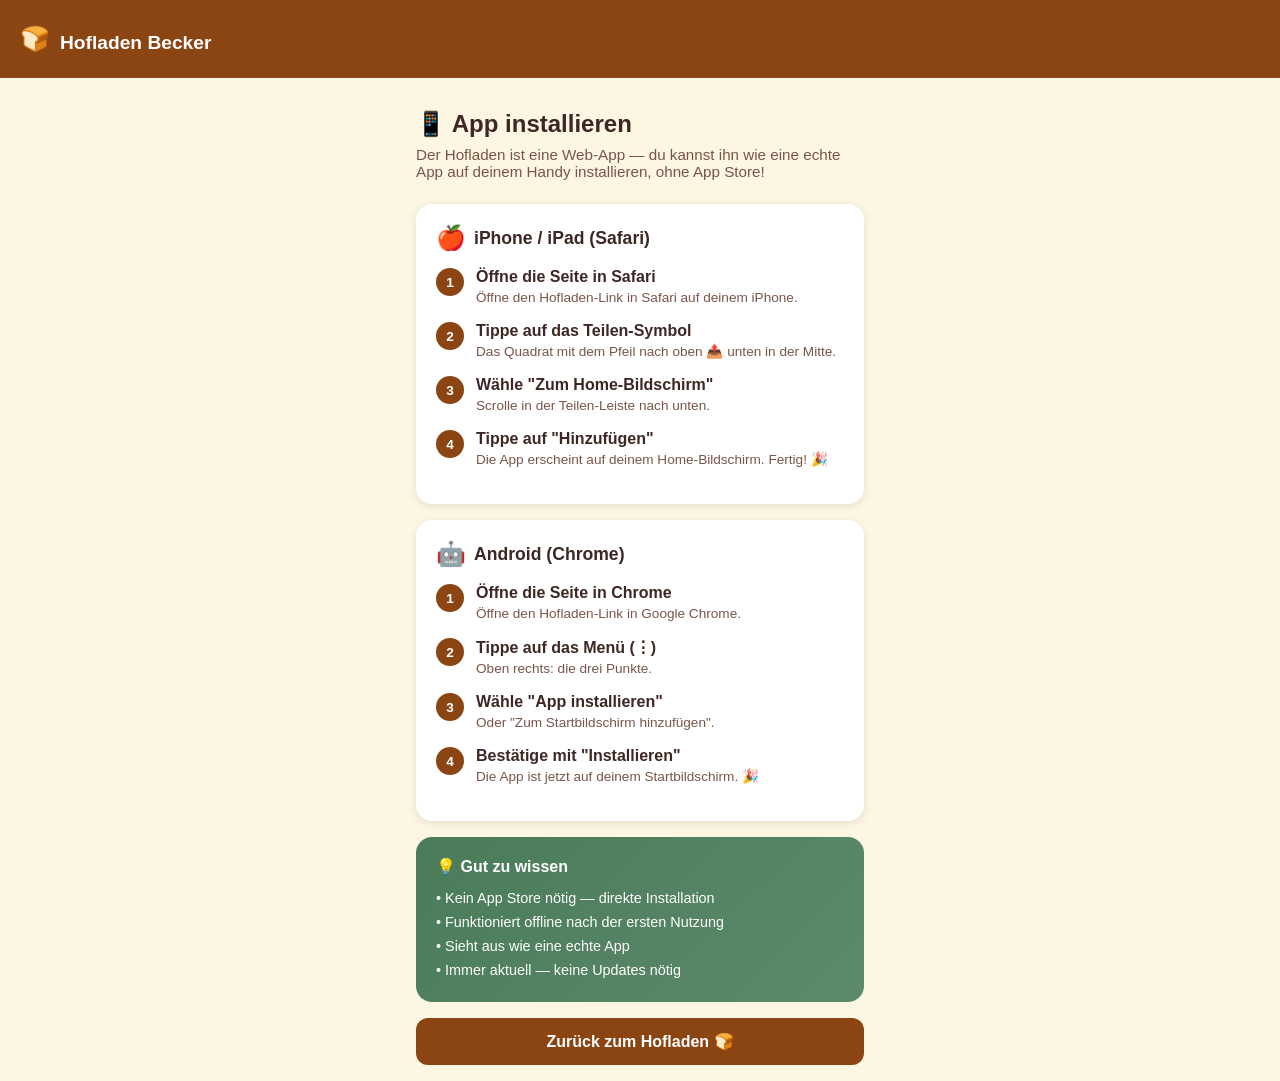
<file: hofladen/install.html>
<!DOCTYPE html>
<html lang="de">
<head>
  <meta charset="UTF-8">
  <meta name="viewport" content="width=device-width, initial-scale=1.0, maximum-scale=1.0">
  <meta name="theme-color" content="#8B4513">
  <title>App installieren — Hofladen Brotsorten</title>
  <style>
    :root {
      --brown: #8B4513;
      --brown-light: #A0522D;
      --cream: #FDF6E3;
      --cream-dark: #F5E6C8;
      --green: #4A7C59;
      --text: #3E2723;
      --text-light: #795548;
    }
    * { margin: 0; padding: 0; box-sizing: border-box; }
    body {
      font-family: -apple-system, BlinkMacSystemFont, 'Segoe UI', Roboto, sans-serif;
      background: var(--cream);
      color: var(--text);
      min-height: 100vh;
      -webkit-font-smoothing: antialiased;
    }
    .header {
      background: var(--brown);
      color: white;
      padding: 16px 20px;
      display: flex;
      align-items: center;
      gap: 10px;
    }
    .header a { color: white; text-decoration: none; display: flex; align-items: center; gap: 10px; }
    .header h1 { font-size: 1.2rem; font-weight: 700; }
    .container { max-width: 480px; margin: 0 auto; padding: 16px; }
    h1 { font-size: 1.5rem; font-weight: 700; margin-bottom: 8px; margin-top: 16px; }
    .subtitle { color: var(--text-light); margin-bottom: 24px; font-size: 0.95rem; }
    .card {
      background: white;
      border-radius: 16px;
      padding: 20px;
      margin-bottom: 16px;
      box-shadow: 0 2px 8px rgba(0,0,0,0.1);
    }
    .card h2 { font-size: 1.1rem; margin-bottom: 16px; display: flex; align-items: center; gap: 8px; }
    .step {
      display: flex;
      gap: 12px;
      margin-bottom: 16px;
    }
    .step-num {
      background: var(--brown);
      color: white;
      width: 28px;
      height: 28px;
      border-radius: 50%;
      display: flex;
      align-items: center;
      justify-content: center;
      font-size: 0.85rem;
      font-weight: 700;
      flex-shrink: 0;
    }
    .step-text strong { display: block; margin-bottom: 2px; }
    .step-text span { font-size: 0.85rem; color: var(--text-light); }
    .tip-card {
      background: linear-gradient(135deg, var(--green), #5C8A6B);
      color: white;
      border-radius: 16px;
      padding: 20px;
      margin-bottom: 16px;
    }
    .tip-card h3 { font-size: 1rem; margin-bottom: 10px; display: flex; align-items: center; gap: 8px; }
    .tip-card ul { list-style: none; font-size: 0.9rem; }
    .tip-card ul li { padding: 4px 0; }
    .btn {
      display: block;
      width: 100%;
      padding: 14px;
      border: none;
      border-radius: 12px;
      font-size: 1rem;
      font-weight: 700;
      cursor: pointer;
      text-align: center;
      text-decoration: none;
      background: var(--brown);
      color: white;
      margin-top: 16px;
    }
    .btn:active { background: var(--brown-light); }
  </style>
</head>
<body>
  <div class="header">
    <a href="index.html">
      <span style="font-size:1.5rem">🍞</span>
      <h1>Hofladen Becker</h1>
    </a>
  </div>

  <div class="container">
    <h1>📱 App installieren</h1>
    <p class="subtitle">Der Hofladen ist eine Web-App — du kannst ihn wie eine echte App auf deinem Handy installieren, ohne App Store!</p>

    <div class="card">
      <h2><span style="font-size:1.5rem">🍎</span> iPhone / iPad (Safari)</h2>
      <div class="step">
        <span class="step-num">1</span>
        <div class="step-text">
          <strong>Öffne die Seite in Safari</strong>
          <span>Öffne den Hofladen-Link in Safari auf deinem iPhone.</span>
        </div>
      </div>
      <div class="step">
        <span class="step-num">2</span>
        <div class="step-text">
          <strong>Tippe auf das Teilen-Symbol</strong>
          <span>Das Quadrat mit dem Pfeil nach oben 📤 unten in der Mitte.</span>
        </div>
      </div>
      <div class="step">
        <span class="step-num">3</span>
        <div class="step-text">
          <strong>Wähle "Zum Home-Bildschirm"</strong>
          <span>Scrolle in der Teilen-Leiste nach unten.</span>
        </div>
      </div>
      <div class="step">
        <span class="step-num">4</span>
        <div class="step-text">
          <strong>Tippe auf "Hinzufügen"</strong>
          <span>Die App erscheint auf deinem Home-Bildschirm. Fertig! 🎉</span>
        </div>
      </div>
    </div>

    <div class="card">
      <h2><span style="font-size:1.5rem">🤖</span> Android (Chrome)</h2>
      <div class="step">
        <span class="step-num">1</span>
        <div class="step-text">
          <strong>Öffne die Seite in Chrome</strong>
          <span>Öffne den Hofladen-Link in Google Chrome.</span>
        </div>
      </div>
      <div class="step">
        <span class="step-num">2</span>
        <div class="step-text">
          <strong>Tippe auf das Menü (⋮)</strong>
          <span>Oben rechts: die drei Punkte.</span>
        </div>
      </div>
      <div class="step">
        <span class="step-num">3</span>
        <div class="step-text">
          <strong>Wähle "App installieren"</strong>
          <span>Oder "Zum Startbildschirm hinzufügen".</span>
        </div>
      </div>
      <div class="step">
        <span class="step-num">4</span>
        <div class="step-text">
          <strong>Bestätige mit "Installieren"</strong>
          <span>Die App ist jetzt auf deinem Startbildschirm. 🎉</span>
        </div>
      </div>
    </div>

    <div class="tip-card">
      <h3>💡 Gut zu wissen</h3>
      <ul>
        <li>• Kein App Store nötig — direkte Installation</li>
        <li>• Funktioniert offline nach der ersten Nutzung</li>
        <li>• Sieht aus wie eine echte App</li>
        <li>• Immer aktuell — keine Updates nötig</li>
      </ul>
    </div>

    <a href="index.html" class="btn">Zurück zum Hofladen 🍞</a>
  </div>
</body>
</html>
</file>
<file: hofladen/assets/index-DvKEvJ5s.css>
:root{--brown:#8b4513;--brown-light:sienna;--cream:#fff8f0;--cream-dark:#f5e6d3;--gold:#d4a056;--gold-light:#e8c078;--text:#3e2723;--text-light:#6d4c41;--success:#4caf50;--danger:#e53935;--radius:12px}*{box-sizing:border-box;margin:0;padding:0}body{background:var(--cream);color:var(--text);-webkit-font-smoothing:antialiased;min-height:100dvh;font-family:-apple-system,BlinkMacSystemFont,Segoe UI,Roboto,sans-serif}#root{min-height:100dvh}.app{flex-direction:column;max-width:480px;min-height:100dvh;margin:0 auto;display:flex}.header{background:var(--brown);color:#fff;z-index:100;justify-content:space-between;align-items:center;padding:16px 20px;display:flex;position:sticky;top:0}.header h1{align-items:center;gap:8px;font-size:1.2rem;font-weight:700;display:flex}.header h1 span{font-size:1.4rem}.mode-toggle{color:#fff;cursor:pointer;background:#fff3;border:none;border-radius:20px;padding:6px 14px;font-size:.8rem;font-weight:600;transition:background .2s}.mode-toggle:active{background:#ffffff59}.content{flex:1;padding:16px 16px 80px}.section-title{text-transform:uppercase;letter-spacing:.5px;color:var(--text-light);margin-bottom:12px;font-size:.85rem;font-weight:600}.date-bar{border-radius:var(--radius);background:#fff;justify-content:space-between;align-items:center;margin-bottom:16px;padding:14px 16px;display:flex;box-shadow:0 1px 3px #00000014}.date-bar .date{font-size:1.1rem;font-weight:700}.date-bar .status{border-radius:20px;padding:4px 10px;font-size:.8rem;font-weight:600}.status-open{color:#2e7d32;background:#e8f5e9}.status-closed{color:#c62828;background:#ffebee}.bread-card{border-radius:var(--radius);background:#fff;margin-bottom:10px;padding:16px;transition:transform .15s;box-shadow:0 1px 3px #00000014}.bread-card:active{transform:scale(.98)}.bread-header{align-items:center;gap:12px;margin-bottom:8px;display:flex}.bread-emoji{background:var(--cream-dark);border-radius:12px;flex-shrink:0;justify-content:center;align-items:center;width:48px;height:48px;font-size:2rem;display:flex}.bread-info{flex:1}.bread-name{font-size:1.05rem;font-weight:700}.bread-desc{color:var(--text-light);margin-top:2px;font-size:.82rem}.bread-price{color:var(--brown);font-size:1rem;font-weight:700}.qty-selector{justify-content:flex-end;align-items:center;gap:12px;margin-top:10px;display:flex}.qty-btn{border:2px solid var(--brown);width:36px;height:36px;color:var(--brown);cursor:pointer;background:#fff;border-radius:50%;justify-content:center;align-items:center;font-size:1.2rem;font-weight:700;transition:all .15s;display:flex}.qty-btn:active{background:var(--brown);color:#fff}.qty-display{text-align:center;min-width:24px;font-size:1.1rem;font-weight:700}.order-btn{background:var(--brown);color:#fff;cursor:pointer;z-index:50;border:none;justify-content:center;align-items:center;gap:8px;width:100%;max-width:480px;padding:16px 24px;font-size:1rem;font-weight:700;transition:background .2s;display:flex;position:fixed;bottom:0;left:50%;transform:translate(-50%)}.order-btn:active{background:var(--brown-light)}.order-btn:disabled{cursor:not-allowed;background:#bcaaa4}.order-count{background:#ffffff4d;border-radius:12px;padding:2px 10px;font-size:.85rem}.modal-overlay{z-index:200;background:#00000080;justify-content:center;align-items:center;padding:20px;animation:.2s fadeIn;display:flex;position:fixed;inset:0}@keyframes fadeIn{0%{opacity:0}to{opacity:1}}.modal{text-align:center;background:#fff;border-radius:20px;width:100%;max-width:360px;padding:32px 24px;animation:.3s slideUp}@keyframes slideUp{0%{opacity:0;transform:translateY(30px)}to{opacity:1;transform:translateY(0)}}.modal .check-icon{margin-bottom:12px;font-size:3rem}.modal h2{margin-bottom:8px;font-size:1.3rem}.modal p{color:var(--text-light);margin-bottom:6px;font-size:.9rem;line-height:1.5}.modal .order-details{background:var(--cream);border-radius:var(--radius);text-align:left;margin:16px 0;padding:14px}.modal .order-details .item{justify-content:space-between;padding:4px 0;font-size:.9rem;display:flex}.modal .order-total{border-top:1px solid var(--cream-dark);justify-content:space-between;margin-top:8px;padding-top:8px;font-weight:700;display:flex}.modal .close-btn{background:var(--brown);color:#fff;cursor:pointer;border:none;border-radius:25px;margin-top:8px;padding:12px 32px;font-size:1rem;font-weight:600}.admin-panel{padding-bottom:20px}.admin-section{border-radius:var(--radius);background:#fff;margin-bottom:16px;padding:16px;box-shadow:0 1px 3px #00000014}.admin-section h3{align-items:center;gap:8px;margin-bottom:12px;font-size:1rem;display:flex}.bread-admin-item{background:var(--cream);border-radius:8px;justify-content:space-between;align-items:center;margin-bottom:6px;padding:12px;display:flex}.bread-admin-item .left{align-items:center;gap:10px;display:flex}.bread-admin-item .emoji-sm{font-size:1.4rem}.bread-admin-item .name{font-size:.95rem;font-weight:600}.bread-admin-item .price-sm{color:var(--text-light);font-size:.85rem}.toggle-btn{cursor:pointer;border:none;border-radius:14px;width:48px;height:28px;transition:background .2s;position:relative}.toggle-btn.active{background:var(--success)}.toggle-btn.inactive{background:#bdbdbd}.toggle-btn:after{content:"";background:#fff;border-radius:50%;width:22px;height:22px;transition:left .2s;position:absolute;top:3px;box-shadow:0 1px 3px #0003}.toggle-btn.active:after{left:23px}.toggle-btn.inactive:after{left:3px}.add-form{flex-direction:column;gap:8px;margin-top:12px;display:flex}.add-form input{border:2px solid var(--cream-dark);border-radius:8px;outline:none;padding:10px 14px;font-size:.9rem;transition:border-color .2s}.add-form input:focus{border-color:var(--brown)}.add-form .row{gap:8px;display:flex}.add-form .row input{flex:1}.add-btn{background:var(--brown);color:#fff;cursor:pointer;border:none;border-radius:8px;padding:10px;font-size:.9rem;font-weight:600}.add-btn:active{background:var(--brown-light)}.order-item{background:var(--cream);border-radius:8px;margin-bottom:8px;padding:12px}.order-item .customer{font-size:.95rem;font-weight:700}.order-item .time{color:var(--text-light);font-size:.8rem}.order-item .items{color:var(--text-light);margin-top:4px;font-size:.85rem}.empty-state{text-align:center;color:var(--text-light);padding:40px 20px}.empty-state .emoji{margin-bottom:12px;font-size:3rem}.empty-state p{font-size:.95rem}.closed-banner{border-radius:var(--radius);text-align:center;background:#fff3e0;border:2px solid #ffe0b2;margin-bottom:16px;padding:20px}.closed-banner .emoji{margin-bottom:8px;font-size:2.5rem}.closed-banner h3{color:var(--brown);margin-bottom:4px}.closed-banner p{color:var(--text-light);font-size:.85rem}.name-input-section{border-radius:var(--radius);background:#fff;margin-bottom:16px;padding:16px;box-shadow:0 1px 3px #00000014}.name-input-section label{color:var(--text-light);margin-bottom:6px;font-size:.85rem;font-weight:600;display:block}.name-input-section input{border:2px solid var(--cream-dark);border-radius:8px;outline:none;width:100%;padding:10px 14px;font-size:.95rem}.name-input-section input:focus{border-color:var(--brown)}.pin-section{align-items:center;gap:8px;display:flex}.pin-section input{border:2px solid var(--cream-dark);border-radius:8px;width:100px;padding:8px 12px;font-size:.9rem}.pin-section .pin-btn{background:var(--brown);color:#fff;cursor:pointer;border:none;border-radius:8px;padding:8px 16px;font-size:.85rem;font-weight:600}.pin-wrong{color:var(--danger);margin-top:4px;font-size:.8rem}
</file>
<file: lernkarten/assets/index-CoAj779W.css>
:root{--purple:#4a148c;--purple-light:#7b1fa2;--purple-lighter:#ce93d8;--purple-bg:#f3e5f5;--purple-bg-dark:#e1bee7;--green:#2e7d32;--green-bg:#e8f5e9;--red:#c62828;--red-bg:#ffebee;--gray:#757575;--gray-light:#bdbdbd;--gray-bg:#f5f5f5;--text:#212121;--text-light:#616161;--radius:16px;--radius-sm:10px;--shadow:0 2px 8px #00000014;--shadow-lg:0 8px 24px #0000001f}*{box-sizing:border-box;margin:0;padding:0}body{background:var(--purple-bg);color:var(--text);-webkit-font-smoothing:antialiased;min-height:100dvh;font-family:-apple-system,BlinkMacSystemFont,Segoe UI,Roboto,sans-serif}#root{min-height:100dvh}.app{flex-direction:column;max-width:480px;min-height:100dvh;margin:0 auto;display:flex}header.header{background:var(--purple);color:#fff;z-index:100;justify-content:space-between;align-items:center;padding:14px 18px;display:flex;position:sticky;top:0;box-shadow:0 2px 12px #4a148c4d}header.header h1{align-items:center;gap:8px;font-size:1.15rem;font-weight:700;display:flex}.header-icon{font-size:1.3rem}.header-actions{gap:8px;display:flex}.icon-btn{color:#fff;cursor:pointer;background:#fff3;border:none;border-radius:50%;justify-content:center;align-items:center;width:36px;height:36px;transition:background .2s;display:flex}.icon-btn:active{background:#ffffff59}.back-btn{color:#fff;cursor:pointer;background:#ffffff26;border:none;border-radius:20px;padding:6px 14px;font-size:.85rem;font-weight:600}.content{flex:1;padding:16px 16px 24px}.stats-bar{gap:8px;margin-bottom:10px;display:flex}.stat{border-radius:var(--radius-sm);text-align:center;box-shadow:var(--shadow);background:#fff;flex:1;padding:12px}.stat-num{color:var(--purple);font-size:1.5rem;font-weight:800;display:block}.stat-label{color:var(--gray);text-transform:uppercase;letter-spacing:.5px;font-size:.72rem;font-weight:600}.progress-bar{background:var(--purple-bg-dark);border-radius:3px;height:6px;margin-bottom:16px;overflow:hidden}.progress-fill{background:linear-gradient(90deg, var(--purple-light), var(--purple));border-radius:3px;height:100%;transition:width .4s}.category-filter{-webkit-overflow-scrolling:touch;scrollbar-width:none;gap:6px;margin-bottom:16px;padding-bottom:4px;display:flex;overflow-x:auto}.category-filter::-webkit-scrollbar{display:none}.cat-chip{border:2px solid var(--purple-lighter);color:var(--purple);cursor:pointer;background:#fff;border-radius:20px;flex-shrink:0;align-items:center;gap:5px;padding:7px 14px;font-size:.82rem;font-weight:600;transition:all .2s;display:flex}.cat-chip.active{background:var(--purple);color:#fff;border-color:var(--purple)}.cat-count{background:#0000001a;border-radius:10px;padding:1px 6px;font-size:.72rem}.cat-chip.active .cat-count{background:#ffffff4d}.study-start-btn{background:linear-gradient(135deg, var(--purple), var(--purple-light));color:#fff;border-radius:var(--radius);cursor:pointer;width:100%;box-shadow:var(--shadow-lg);border:none;align-items:center;gap:14px;margin-bottom:20px;padding:16px 20px;font-size:1rem;font-weight:700;transition:transform .15s;display:flex}.study-start-btn:active{transform:scale(.98)}.study-icon{font-size:1.8rem}.study-title{font-size:1.05rem}.study-sub{opacity:.85;margin-top:2px;font-size:.78rem;font-weight:400}.card-list{flex-direction:column;gap:8px;display:flex}.card-item{border-radius:var(--radius-sm);box-shadow:var(--shadow);background:#fff;align-items:center;gap:10px;padding:14px;transition:transform .15s;display:flex}.card-item:active{transform:scale(.98)}.card-item.learned{border-left:4px solid var(--green);background:var(--green-bg)}.card-item-content{cursor:pointer;flex:1}.card-item-front{margin-bottom:4px;font-size:.95rem;font-weight:600}.card-item-meta{align-items:center;gap:8px;display:flex}.card-item-cat{color:var(--purple-light);background:var(--purple-bg);border-radius:8px;padding:2px 8px;font-size:.75rem;font-weight:600}.learned-badge{color:var(--green);font-size:.75rem;font-weight:600}.card-delete-btn{color:var(--gray-light);cursor:pointer;background:0 0;border:none;padding:4px;font-size:1.1rem;transition:color .2s}.card-delete-btn:active{color:var(--red)}.empty-state{text-align:center;padding:40px 20px}.empty-emoji{margin-bottom:12px;font-size:3rem}.empty-state h3{margin-bottom:6px}.empty-state p{color:var(--text-light);margin-bottom:16px;font-size:.9rem}.create-first-btn{background:var(--purple);color:#fff;cursor:pointer;border:none;border-radius:20px;padding:10px 24px;font-weight:600}.study-view{flex-direction:column;gap:16px;display:flex}.study-progress{color:var(--purple);align-items:center;gap:10px;font-size:.85rem;font-weight:600;display:flex}.study-progress-bar{background:var(--purple-bg-dark);border-radius:2px;flex:1;height:4px;overflow:hidden}.study-progress-fill{background:var(--purple);border-radius:2px;height:100%;transition:width .3s}.flashcard-container{perspective:800px;cursor:pointer;-webkit-user-select:none;user-select:none;height:280px}.flashcard{width:100%;height:100%;transform-style:preserve-3d;transition:transform .5s;position:relative}.flashcard-container.flipped .flashcard{transform:rotateY(180deg)}.flashcard-face{backface-visibility:hidden;border-radius:var(--radius);text-align:center;box-shadow:var(--shadow-lg);flex-direction:column;justify-content:center;align-items:center;padding:24px;display:flex;position:absolute;inset:0}.flashcard-front{border:3px solid var(--purple-lighter);background:#fff}.flashcard-back{background:linear-gradient(135deg, var(--purple), var(--purple-light));color:#fff;transform:rotateY(180deg)}.flashcard-label{text-transform:uppercase;letter-spacing:1px;margin-bottom:12px;font-size:.72rem;font-weight:700}.flashcard-front .flashcard-label{color:var(--purple-light)}.flashcard-back .flashcard-label{color:#ffffffb3}.flashcard-text{font-size:1.3rem;font-weight:600;line-height:1.4}.flashcard-hint{opacity:.5;margin-top:16px;font-size:.72rem}.study-controls{justify-content:center;align-items:center;gap:12px;display:flex}.nav-btn{border:2px solid var(--purple-lighter);width:48px;height:48px;color:var(--purple);cursor:pointer;box-shadow:var(--shadow);background:#fff;border-radius:50%;justify-content:center;align-items:center;font-size:1.2rem;transition:all .15s;display:flex}.nav-btn:active{background:var(--purple);color:#fff;border-color:var(--purple)}.learn-btn{background:var(--green);color:#fff;cursor:pointer;box-shadow:var(--shadow);border:none;border-radius:25px;flex:1;padding:14px 20px;font-size:.95rem;font-weight:700;transition:transform .15s}.learn-btn:active{transform:scale(.97)}.learn-btn.unlearn{background:var(--gray-light);color:var(--text)}.study-stats{text-align:center;color:var(--gray);font-size:.82rem}.create-view{padding-top:8px}.section-title{margin-bottom:16px;font-size:1.15rem}.create-form{flex-direction:column;gap:14px;display:flex}.form-group label{color:var(--purple);text-transform:uppercase;letter-spacing:.5px;margin-bottom:6px;font-size:.82rem;font-weight:600;display:block}.form-group textarea,.form-group input{border:2px solid var(--purple-bg-dark);border-radius:var(--radius-sm);resize:vertical;background:#fff;outline:none;width:100%;padding:12px 14px;font-family:inherit;font-size:.95rem;transition:border-color .2s}.form-group textarea:focus,.form-group input:focus{border-color:var(--purple-lighter)}.category-input-row{flex-direction:column;gap:8px;display:flex}.quick-cats{flex-wrap:wrap;gap:5px;display:flex}.cat-chip-sm{border:1.5px solid var(--purple-lighter);color:var(--purple);cursor:pointer;background:#fff;border-radius:14px;padding:5px 10px;font-size:.75rem;font-weight:600;transition:all .15s}.cat-chip-sm.active{background:var(--purple);color:#fff;border-color:var(--purple)}.form-actions{gap:8px;margin-top:4px;display:flex}.save-btn{border-radius:var(--radius-sm);background:var(--purple);color:#fff;cursor:pointer;border:none;padding:14px;font-size:1rem;font-weight:700;transition:background .2s}.save-btn:active{background:var(--purple-light)}.save-another-btn{border-radius:var(--radius-sm);color:var(--purple);border:2px solid var(--purple-lighter);cursor:pointer;background:#fff;padding:10px;font-size:.85rem;font-weight:600}.cancel-btn{border-radius:var(--radius-sm);background:var(--gray-bg);color:var(--gray);cursor:pointer;border:none;padding:14px 20px;font-weight:600}.card-preview{margin-top:20px}.preview-label{color:var(--gray);text-transform:uppercase;letter-spacing:.5px;margin-bottom:8px;font-size:.78rem;font-weight:600}.preview-card{border-radius:var(--radius-sm);box-shadow:var(--shadow);background:#fff;padding:16px}.preview-front{margin-bottom:6px;font-weight:600}.preview-back{color:var(--text-light);margin-bottom:6px;font-size:.9rem}.preview-cat{color:var(--purple-light);background:var(--purple-bg);border-radius:8px;padding:2px 8px;font-size:.72rem;font-weight:600;display:inline-block}.toast{background:var(--text);color:#fff;z-index:300;white-space:nowrap;border-radius:20px;padding:10px 20px;font-size:.85rem;font-weight:600;animation:.3s toastIn,.3s 1.7s forwards toastOut;position:fixed;bottom:24px;left:50%;transform:translate(-50%)}@keyframes toastIn{0%{opacity:0;transform:translate(-50%)translateY(20px)}to{opacity:1;transform:translate(-50%)translateY(0)}}@keyframes toastOut{0%{opacity:1}to{opacity:0}}@supports (padding:max(0px)){header.header{padding-top:max(14px, env(safe-area-inset-top))}}
</file>
<file: wochenendplaner/_next/static/chunks/0-yakn1itfd.w.css>
@layer properties{@supports (((-webkit-hyphens:none)) and (not (margin-trim:inline))) or ((-moz-orient:inline) and (not (color:rgb(from red r g b)))){*,:before,:after,::backdrop{--tw-space-y-reverse:0;--tw-border-style:solid;--tw-leading:initial;--tw-font-weight:initial;--tw-shadow:0 0 #0000;--tw-shadow-color:initial;--tw-shadow-alpha:100%;--tw-inset-shadow:0 0 #0000;--tw-inset-shadow-color:initial;--tw-inset-shadow-alpha:100%;--tw-ring-color:initial;--tw-ring-shadow:0 0 #0000;--tw-inset-ring-color:initial;--tw-inset-ring-shadow:0 0 #0000;--tw-ring-inset:initial;--tw-ring-offset-width:0px;--tw-ring-offset-color:#fff;--tw-ring-offset-shadow:0 0 #0000}}}@layer theme{:root,:host{--font-sans:ui-sans-serif, system-ui, sans-serif, "Apple Color Emoji", "Segoe UI Emoji", "Segoe UI Symbol", "Noto Color Emoji";--font-mono:ui-monospace, SFMono-Regular, Menlo, Monaco, Consolas, "Liberation Mono", "Courier New", monospace;--color-amber-400:#fcbb00;--color-amber-500:#f99c00;--color-green-400:#05df72;--color-green-500:#00c758;--color-green-800:#016630;--color-green-900:#0d542b;--color-blue-400:#54a2ff;--color-blue-500:#3080ff;--color-indigo-300:#a4b3ff;--color-indigo-400:#7d87ff;--color-indigo-500:#625fff;--color-indigo-600:#4f39f6;--color-indigo-700:#432dd7;--color-indigo-800:#372aac;--color-indigo-900:#312c85;--color-slate-300:#cad5e2;--color-slate-400:#90a1b9;--color-slate-500:#62748e;--color-slate-600:#45556c;--color-slate-700:#314158;--color-slate-800:#1d293d;--color-slate-900:#0f172b;--color-slate-950:#020618;--color-black:#000;--color-white:#fff;--spacing:.25rem;--container-sm:24rem;--container-lg:32rem;--text-xs:.75rem;--text-xs--line-height:calc(1 / .75);--text-sm:.875rem;--text-sm--line-height:calc(1.25 / .875);--text-lg:1.125rem;--text-lg--line-height:calc(1.75 / 1.125);--text-xl:1.25rem;--text-xl--line-height:calc(1.75 / 1.25);--text-2xl:1.5rem;--text-2xl--line-height:calc(2 / 1.5);--text-3xl:1.875rem;--text-3xl--line-height:calc(2.25 / 1.875);--text-4xl:2.25rem;--text-4xl--line-height:calc(2.5 / 2.25);--text-6xl:3.75rem;--text-6xl--line-height:1;--text-7xl:4.5rem;--text-7xl--line-height:1;--font-weight-medium:500;--font-weight-semibold:600;--font-weight-bold:700;--leading-relaxed:1.625;--radius-lg:.5rem;--radius-xl:.75rem;--radius-2xl:1rem;--radius-3xl:1.5rem;--default-transition-duration:.15s;--default-transition-timing-function:cubic-bezier(.4, 0, .2, 1);--default-font-family:var(--font-sans);--default-mono-font-family:var(--font-mono)}@supports (color:lab(0% 0 0)){:root,:host{--color-amber-400:lab(80.1641% 16.6016 99.2089);--color-amber-500:lab(72.7183% 31.8672 97.9407);--color-green-400:lab(78.503% -64.9265 39.7492);--color-green-500:lab(70.5521% -66.5147 45.8073);--color-green-800:lab(37.4616% -36.7971 22.9692);--color-green-900:lab(30.797% -29.6927 17.382);--color-blue-400:lab(65.0361% -1.42065 -56.9802);--color-blue-500:lab(54.1736% 13.3369 -74.6839);--color-indigo-300:lab(74.0235% 8.54138 -41.6075);--color-indigo-400:lab(59.866% 22.4834 -64.4485);--color-indigo-500:lab(48.295% 38.3129 -81.9673);--color-indigo-600:lab(38.4009% 52.6132 -92.3857);--color-indigo-700:lab(32.4486% 49.2217 -84.6695);--color-indigo-800:lab(26.6645% 37.9804 -68.6402);--color-indigo-900:lab(23.3911% 24.6978 -50.4718);--color-slate-300:lab(84.7652% -1.94535 -7.93337);--color-slate-400:lab(65.5349% -2.25151 -14.5072);--color-slate-500:lab(48.0876% -2.03595 -16.5814);--color-slate-600:lab(35.5623% -1.74978 -15.4316);--color-slate-700:lab(26.9569% -1.47016 -15.6993);--color-slate-800:lab(16.132% -.318035 -14.6672);--color-slate-900:lab(7.78673% 1.82345 -15.0537);--color-slate-950:lab(1.76974% 1.32743 -9.28855)}}}@layer base{*,:after,:before,::backdrop{box-sizing:border-box;border:0 solid;margin:0;padding:0}::file-selector-button{box-sizing:border-box;border:0 solid;margin:0;padding:0}html,:host{-webkit-text-size-adjust:100%;tab-size:4;line-height:1.5;font-family:var(--default-font-family,ui-sans-serif, system-ui, sans-serif, "Apple Color Emoji", "Segoe UI Emoji", "Segoe UI Symbol", "Noto Color Emoji");font-feature-settings:var(--default-font-feature-settings,normal);font-variation-settings:var(--default-font-variation-settings,normal);-webkit-tap-highlight-color:transparent}hr{height:0;color:inherit;border-top-width:1px}abbr:where([title]){-webkit-text-decoration:underline dotted;text-decoration:underline dotted}h1,h2,h3,h4,h5,h6{font-size:inherit;font-weight:inherit}a{color:inherit;-webkit-text-decoration:inherit;-webkit-text-decoration:inherit;-webkit-text-decoration:inherit;-webkit-text-decoration:inherit;text-decoration:inherit}b,strong{font-weight:bolder}code,kbd,samp,pre{font-family:var(--default-mono-font-family,ui-monospace, SFMono-Regular, Menlo, Monaco, Consolas, "Liberation Mono", "Courier New", monospace);font-feature-settings:var(--default-mono-font-feature-settings,normal);font-variation-settings:var(--default-mono-font-variation-settings,normal);font-size:1em}small{font-size:80%}sub,sup{vertical-align:baseline;font-size:75%;line-height:0;position:relative}sub{bottom:-.25em}sup{top:-.5em}table{text-indent:0;border-color:inherit;border-collapse:collapse}:-moz-focusring{outline:auto}progress{vertical-align:baseline}summary{display:list-item}ol,ul,menu{list-style:none}img,svg,video,canvas,audio,iframe,embed,object{vertical-align:middle;display:block}img,video{max-width:100%;height:auto}button,input,select,optgroup,textarea{font:inherit;font-feature-settings:inherit;font-variation-settings:inherit;letter-spacing:inherit;color:inherit;opacity:1;background-color:#0000;border-radius:0}::file-selector-button{font:inherit;font-feature-settings:inherit;font-variation-settings:inherit;letter-spacing:inherit;color:inherit;opacity:1;background-color:#0000;border-radius:0}:where(select:is([multiple],[size])) optgroup{font-weight:bolder}:where(select:is([multiple],[size])) optgroup option{padding-inline-start:20px}::file-selector-button{margin-inline-end:4px}::placeholder{opacity:1}@supports (not ((-webkit-appearance:-apple-pay-button))) or (contain-intrinsic-size:1px){::placeholder{color:currentColor}@supports (color:color-mix(in lab, red, red)){::placeholder{color:color-mix(in oklab, currentcolor 50%, transparent)}}}textarea{resize:vertical}::-webkit-search-decoration{-webkit-appearance:none}::-webkit-date-and-time-value{min-height:1lh;text-align:inherit}::-webkit-datetime-edit{display:inline-flex}::-webkit-datetime-edit-fields-wrapper{padding:0}::-webkit-datetime-edit{padding-block:0}::-webkit-datetime-edit-year-field{padding-block:0}::-webkit-datetime-edit-month-field{padding-block:0}::-webkit-datetime-edit-day-field{padding-block:0}::-webkit-datetime-edit-hour-field{padding-block:0}::-webkit-datetime-edit-minute-field{padding-block:0}::-webkit-datetime-edit-second-field{padding-block:0}::-webkit-datetime-edit-millisecond-field{padding-block:0}::-webkit-datetime-edit-meridiem-field{padding-block:0}::-webkit-calendar-picker-indicator{line-height:1}:-moz-ui-invalid{box-shadow:none}button,input:where([type=button],[type=reset],[type=submit]){appearance:button}::file-selector-button{appearance:button}::-webkit-inner-spin-button{height:auto}::-webkit-outer-spin-button{height:auto}[hidden]:where(:not([hidden=until-found])){display:none!important}body{-webkit-font-smoothing:antialiased;-moz-osx-font-smoothing:grayscale}}@layer components{.card{border-radius:var(--radius-2xl);border-style:var(--tw-border-style);border-width:1px;border-color:var(--color-slate-800);background-color:var(--color-slate-900);padding:calc(var(--spacing) * 4)}.btn-primary{border-radius:var(--radius-xl);background-color:var(--color-indigo-500);padding-inline:calc(var(--spacing) * 6);padding-block:calc(var(--spacing) * 3);--tw-font-weight:var(--font-weight-semibold);font-weight:var(--font-weight-semibold);color:var(--color-white);transition-property:color,background-color,border-color,outline-color,text-decoration-color,fill,stroke,--tw-gradient-from,--tw-gradient-via,--tw-gradient-to;transition-timing-function:var(--tw-ease,var(--default-transition-timing-function));transition-duration:var(--tw-duration,var(--default-transition-duration))}@media (hover:hover){.btn-primary:hover{background-color:var(--color-indigo-600)}}.btn-primary:active{background-color:var(--color-indigo-700)}.btn-secondary{border-radius:var(--radius-xl);background-color:var(--color-slate-800);padding-inline:calc(var(--spacing) * 4);padding-block:calc(var(--spacing) * 2);--tw-font-weight:var(--font-weight-medium);font-weight:var(--font-weight-medium);color:var(--color-white);transition-property:color,background-color,border-color,outline-color,text-decoration-color,fill,stroke,--tw-gradient-from,--tw-gradient-via,--tw-gradient-to;transition-timing-function:var(--tw-ease,var(--default-transition-timing-function));transition-duration:var(--tw-duration,var(--default-transition-duration))}@media (hover:hover){.btn-secondary:hover{background-color:var(--color-slate-700)}}}@layer utilities{.absolute{position:absolute}.fixed{position:fixed}.relative{position:relative}.inset-0{inset:calc(var(--spacing) * 0)}.z-50{z-index:50}.mx-auto{margin-inline:auto}.mt-1{margin-top:calc(var(--spacing) * 1)}.mt-2{margin-top:calc(var(--spacing) * 2)}.mt-3{margin-top:calc(var(--spacing) * 3)}.mt-4{margin-top:calc(var(--spacing) * 4)}.mt-6{margin-top:calc(var(--spacing) * 6)}.mb-1{margin-bottom:calc(var(--spacing) * 1)}.mb-2{margin-bottom:calc(var(--spacing) * 2)}.mb-3{margin-bottom:calc(var(--spacing) * 3)}.mb-4{margin-bottom:calc(var(--spacing) * 4)}.mb-6{margin-bottom:calc(var(--spacing) * 6)}.mb-8{margin-bottom:calc(var(--spacing) * 8)}.ml-3{margin-left:calc(var(--spacing) * 3)}.block{display:block}.flex{display:flex}.grid{display:grid}.h-1{height:calc(var(--spacing) * 1)}.h-5{height:calc(var(--spacing) * 5)}.h-7{height:calc(var(--spacing) * 7)}.min-h-screen{min-height:100vh}.w-5{width:calc(var(--spacing) * 5)}.w-7{width:calc(var(--spacing) * 7)}.w-full{width:100%}.max-w-lg{max-width:var(--container-lg)}.max-w-sm{max-width:var(--container-sm)}.flex-1{flex:1}.shrink-0{flex-shrink:0}.rotate-180{rotate:180deg}.cursor-not-allowed{cursor:not-allowed}.grid-cols-1{grid-template-columns:repeat(1,minmax(0,1fr))}.grid-cols-2{grid-template-columns:repeat(2,minmax(0,1fr))}.flex-col{flex-direction:column}.flex-wrap{flex-wrap:wrap}.items-center{align-items:center}.items-end{align-items:flex-end}.items-start{align-items:flex-start}.justify-between{justify-content:space-between}.justify-center{justify-content:center}.gap-1{gap:calc(var(--spacing) * 1)}.gap-2{gap:calc(var(--spacing) * 2)}.gap-3{gap:calc(var(--spacing) * 3)}.gap-4{gap:calc(var(--spacing) * 4)}.gap-5{gap:calc(var(--spacing) * 5)}.gap-6{gap:calc(var(--spacing) * 6)}.gap-8{gap:calc(var(--spacing) * 8)}:where(.space-y-1>:not(:last-child)){--tw-space-y-reverse:0;margin-block-start:calc(calc(var(--spacing) * 1) * var(--tw-space-y-reverse));margin-block-end:calc(calc(var(--spacing) * 1) * calc(1 - var(--tw-space-y-reverse)))}:where(.space-y-2>:not(:last-child)){--tw-space-y-reverse:0;margin-block-start:calc(calc(var(--spacing) * 2) * var(--tw-space-y-reverse));margin-block-end:calc(calc(var(--spacing) * 2) * calc(1 - var(--tw-space-y-reverse)))}:where(.space-y-3>:not(:last-child)){--tw-space-y-reverse:0;margin-block-start:calc(calc(var(--spacing) * 3) * var(--tw-space-y-reverse));margin-block-end:calc(calc(var(--spacing) * 3) * calc(1 - var(--tw-space-y-reverse)))}:where(.space-y-4>:not(:last-child)){--tw-space-y-reverse:0;margin-block-start:calc(calc(var(--spacing) * 4) * var(--tw-space-y-reverse));margin-block-end:calc(calc(var(--spacing) * 4) * calc(1 - var(--tw-space-y-reverse)))}.rounded-full{border-radius:3.40282e38px}.rounded-lg{border-radius:var(--radius-lg)}.rounded-xl{border-radius:var(--radius-xl)}.rounded-t-3xl{border-top-left-radius:var(--radius-3xl);border-top-right-radius:var(--radius-3xl)}.border{border-style:var(--tw-border-style);border-width:1px}.border-t{border-top-style:var(--tw-border-style);border-top-width:1px}.border-b{border-bottom-style:var(--tw-border-style);border-bottom-width:1px}.border-amber-500\/20{border-color:#f99c0033}@supports (color:color-mix(in lab, red, red)){.border-amber-500\/20{border-color:color-mix(in oklab, var(--color-amber-500) 20%, transparent)}}.border-green-800{border-color:var(--color-green-800)}.border-indigo-500{border-color:var(--color-indigo-500)}.border-indigo-800{border-color:var(--color-indigo-800)}.border-slate-700{border-color:var(--color-slate-700)}.border-slate-800{border-color:var(--color-slate-800)}.bg-amber-500\/10{background-color:#f99c001a}@supports (color:color-mix(in lab, red, red)){.bg-amber-500\/10{background-color:color-mix(in oklab, var(--color-amber-500) 10%, transparent)}}.bg-black\/60{background-color:#0009}@supports (color:color-mix(in lab, red, red)){.bg-black\/60{background-color:color-mix(in oklab, var(--color-black) 60%, transparent)}}.bg-blue-500\/20{background-color:#3080ff33}@supports (color:color-mix(in lab, red, red)){.bg-blue-500\/20{background-color:color-mix(in oklab, var(--color-blue-500) 20%, transparent)}}.bg-green-500\/20{background-color:#00c75833}@supports (color:color-mix(in lab, red, red)){.bg-green-500\/20{background-color:color-mix(in oklab, var(--color-green-500) 20%, transparent)}}.bg-green-900\/20{background-color:#0d542b33}@supports (color:color-mix(in lab, red, red)){.bg-green-900\/20{background-color:color-mix(in oklab, var(--color-green-900) 20%, transparent)}}.bg-indigo-500{background-color:var(--color-indigo-500)}.bg-indigo-500\/10{background-color:#625fff1a}@supports (color:color-mix(in lab, red, red)){.bg-indigo-500\/10{background-color:color-mix(in oklab, var(--color-indigo-500) 10%, transparent)}}.bg-indigo-500\/20{background-color:#625fff33}@supports (color:color-mix(in lab, red, red)){.bg-indigo-500\/20{background-color:color-mix(in oklab, var(--color-indigo-500) 20%, transparent)}}.bg-indigo-600{background-color:var(--color-indigo-600)}.bg-indigo-900\/20{background-color:#312c8533}@supports (color:color-mix(in lab, red, red)){.bg-indigo-900\/20{background-color:color-mix(in oklab, var(--color-indigo-900) 20%, transparent)}}.bg-slate-800{background-color:var(--color-slate-800)}.bg-slate-800\/50{background-color:#1d293d80}@supports (color:color-mix(in lab, red, red)){.bg-slate-800\/50{background-color:color-mix(in oklab, var(--color-slate-800) 50%, transparent)}}.bg-slate-900{background-color:var(--color-slate-900)}.bg-slate-950{background-color:var(--color-slate-950)}.bg-white{background-color:var(--color-white)}.p-3{padding:calc(var(--spacing) * 3)}.p-4{padding:calc(var(--spacing) * 4)}.p-6{padding:calc(var(--spacing) * 6)}.px-2{padding-inline:calc(var(--spacing) * 2)}.px-3{padding-inline:calc(var(--spacing) * 3)}.px-4{padding-inline:calc(var(--spacing) * 4)}.py-0\.5{padding-block:calc(var(--spacing) * .5)}.py-1{padding-block:calc(var(--spacing) * 1)}.py-2{padding-block:calc(var(--spacing) * 2)}.py-3{padding-block:calc(var(--spacing) * 3)}.py-4{padding-block:calc(var(--spacing) * 4)}.py-6{padding-block:calc(var(--spacing) * 6)}.py-8{padding-block:calc(var(--spacing) * 8)}.py-12{padding-block:calc(var(--spacing) * 12)}.pt-4{padding-top:calc(var(--spacing) * 4)}.pt-8{padding-top:calc(var(--spacing) * 8)}.text-center{text-align:center}.text-left{text-align:left}.text-2xl{font-size:var(--text-2xl);line-height:var(--tw-leading,var(--text-2xl--line-height))}.text-3xl{font-size:var(--text-3xl);line-height:var(--tw-leading,var(--text-3xl--line-height))}.text-4xl{font-size:var(--text-4xl);line-height:var(--tw-leading,var(--text-4xl--line-height))}.text-6xl{font-size:var(--text-6xl);line-height:var(--tw-leading,var(--text-6xl--line-height))}.text-7xl{font-size:var(--text-7xl);line-height:var(--tw-leading,var(--text-7xl--line-height))}.text-lg{font-size:var(--text-lg);line-height:var(--tw-leading,var(--text-lg--line-height))}.text-sm{font-size:var(--text-sm);line-height:var(--tw-leading,var(--text-sm--line-height))}.text-xl{font-size:var(--text-xl);line-height:var(--tw-leading,var(--text-xl--line-height))}.text-xs{font-size:var(--text-xs);line-height:var(--tw-leading,var(--text-xs--line-height))}.leading-relaxed{--tw-leading:var(--leading-relaxed);line-height:var(--leading-relaxed)}.font-bold{--tw-font-weight:var(--font-weight-bold);font-weight:var(--font-weight-bold)}.font-medium{--tw-font-weight:var(--font-weight-medium);font-weight:var(--font-weight-medium)}.font-semibold{--tw-font-weight:var(--font-weight-semibold);font-weight:var(--font-weight-semibold)}.text-amber-400{color:var(--color-amber-400)}.text-blue-400{color:var(--color-blue-400)}.text-green-400{color:var(--color-green-400)}.text-indigo-300{color:var(--color-indigo-300)}.text-indigo-400{color:var(--color-indigo-400)}.text-indigo-600{color:var(--color-indigo-600)}.text-slate-300{color:var(--color-slate-300)}.text-slate-400{color:var(--color-slate-400)}.text-slate-500{color:var(--color-slate-500)}.text-slate-600{color:var(--color-slate-600)}.text-white{color:var(--color-white)}.text-white\/80{color:#fffc}@supports (color:color-mix(in lab, red, red)){.text-white\/80{color:color-mix(in oklab, var(--color-white) 80%, transparent)}}.underline{text-decoration-line:underline}.underline-offset-4{text-underline-offset:4px}.placeholder-slate-500::placeholder{color:var(--color-slate-500)}.opacity-50{opacity:.5}.opacity-70{opacity:.7}.transition-all{transition-property:all;transition-timing-function:var(--tw-ease,var(--default-transition-timing-function));transition-duration:var(--tw-duration,var(--default-transition-duration))}.transition-colors{transition-property:color,background-color,border-color,outline-color,text-decoration-color,fill,stroke,--tw-gradient-from,--tw-gradient-via,--tw-gradient-to;transition-timing-function:var(--tw-ease,var(--default-transition-timing-function));transition-duration:var(--tw-duration,var(--default-transition-duration))}.transition-transform{transition-property:transform,translate,scale,rotate;transition-timing-function:var(--tw-ease,var(--default-transition-timing-function));transition-duration:var(--tw-duration,var(--default-transition-duration))}.placeholder\:text-slate-600::placeholder{color:var(--color-slate-600)}@media (hover:hover){.hover\:border-slate-600:hover{border-color:var(--color-slate-600)}.hover\:text-white:hover{color:var(--color-white)}}.focus\:border-indigo-500:focus{border-color:var(--color-indigo-500)}.focus\:ring-1:focus{--tw-ring-shadow:var(--tw-ring-inset,) 0 0 0 calc(1px + var(--tw-ring-offset-width)) var(--tw-ring-color,currentcolor);box-shadow:var(--tw-inset-shadow), var(--tw-inset-ring-shadow), var(--tw-ring-offset-shadow), var(--tw-ring-shadow), var(--tw-shadow)}.focus\:ring-indigo-500:focus{--tw-ring-color:var(--color-indigo-500)}.focus\:outline-none:focus{--tw-outline-style:none;outline-style:none}.disabled\:cursor-not-allowed:disabled{cursor:not-allowed}.disabled\:opacity-40:disabled{opacity:.4}.disabled\:opacity-50:disabled{opacity:.5}}*{-webkit-tap-highlight-color:transparent}@keyframes slideUp{0%{opacity:0;transform:translateY(100%)}to{opacity:1;transform:translateY(0)}}.animate-slide-up{animation:.3s ease-out slideUp}@keyframes expand{0%{opacity:0;max-height:0}to{opacity:1;max-height:500px}}.animate-expand{animation:.3s ease-out forwards expand;overflow:hidden}@property --tw-space-y-reverse{syntax:"*";inherits:false;initial-value:0}@property --tw-border-style{syntax:"*";inherits:false;initial-value:solid}@property --tw-leading{syntax:"*";inherits:false}@property --tw-font-weight{syntax:"*";inherits:false}@property --tw-shadow{syntax:"*";inherits:false;initial-value:0 0 #0000}@property --tw-shadow-color{syntax:"*";inherits:false}@property --tw-shadow-alpha{syntax:"<percentage>";inherits:false;initial-value:100%}@property --tw-inset-shadow{syntax:"*";inherits:false;initial-value:0 0 #0000}@property --tw-inset-shadow-color{syntax:"*";inherits:false}@property --tw-inset-shadow-alpha{syntax:"<percentage>";inherits:false;initial-value:100%}@property --tw-ring-color{syntax:"*";inherits:false}@property --tw-ring-shadow{syntax:"*";inherits:false;initial-value:0 0 #0000}@property --tw-inset-ring-color{syntax:"*";inherits:false}@property --tw-inset-ring-shadow{syntax:"*";inherits:false;initial-value:0 0 #0000}@property --tw-ring-inset{syntax:"*";inherits:false}@property --tw-ring-offset-width{syntax:"<length>";inherits:false;initial-value:0}@property --tw-ring-offset-color{syntax:"*";inherits:false;initial-value:#fff}@property --tw-ring-offset-shadow{syntax:"*";inherits:false;initial-value:0 0 #0000}
</file>
